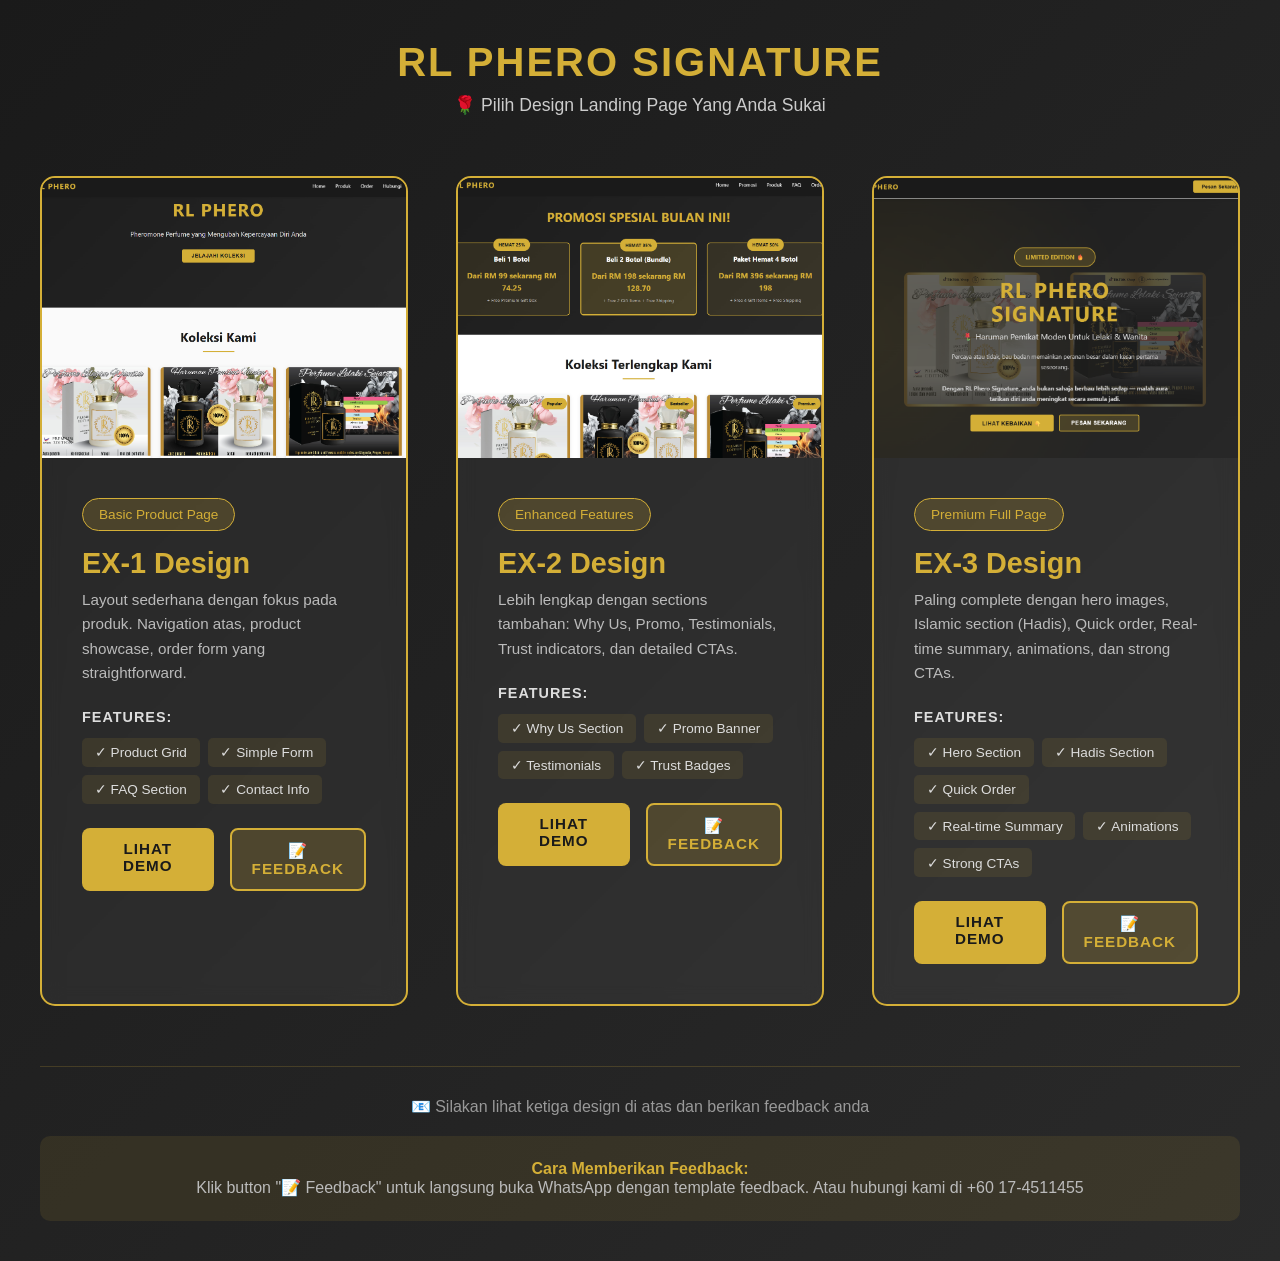
<file: index.html>
<!DOCTYPE html>
<html lang="ms">
<head>
    <meta charset="UTF-8">
    <meta name="viewport" content="width=device-width, initial-scale=1.0">
    <title>RL Phero Landing Pages - Demo</title>
    <style>
        * {
            margin: 0;
            padding: 0;
            box-sizing: border-box;
        }

        :root {
            --primary-color: #d4af37;
            --dark-color: #1a1a1a;
            --light-color: #f5f5f5;
            --text-color: #333;
        }

        body {
            font-family: 'Segoe UI', Tahoma, Geneva, Verdana, sans-serif;
            background: linear-gradient(135deg, #1a1a1a 0%, #2a2a2a 100%);
            color: white;
            min-height: 100vh;
            padding: 40px 20px;
        }

        .container {
            max-width: 1200px;
            margin: 0 auto;
        }

        header {
            text-align: center;
            margin-bottom: 60px;
        }

        header h1 {
            font-size: 2.5rem;
            margin-bottom: 10px;
            color: var(--primary-color);
            letter-spacing: 2px;
        }

        header p {
            font-size: 1.1rem;
            color: #ccc;
        }

        .demos-grid {
            display: grid;
            grid-template-columns: repeat(auto-fit, minmax(350px, 1fr));
            gap: 3rem;
        }

        .demo-card {
            background: rgba(255, 255, 255, 0.05);
            border: 2px solid var(--primary-color);
            border-radius: 15px;
            overflow: hidden;
            transition: all 0.3s;
            backdrop-filter: blur(10px);
        }

        .demo-card:hover {
            transform: translateY(-10px);
            box-shadow: 0 15px 50px rgba(212, 175, 55, 0.3);
            border-color: #e5c158;
        }

        .demo-thumb {
            width: 100%;
            height: 280px;
            overflow: hidden;
            background: #333;
        }

        .demo-thumb img {
            width: 100%;
            height: 100%;
            object-fit: cover;
            transition: transform 0.3s;
        }

        .demo-card:hover .demo-thumb img {
            transform: scale(1.05);
        }

        .demo-info {
            padding: 2.5rem;
        }

        .demo-title {
            font-size: 1.8rem;
            margin-bottom: 0.5rem;
            color: var(--primary-color);
        }

        .demo-type {
            display: inline-block;
            background: rgba(212, 175, 55, 0.2);
            color: var(--primary-color);
            padding: 0.5rem 1rem;
            border-radius: 20px;
            font-size: 0.85rem;
            margin-bottom: 1rem;
            border: 1px solid var(--primary-color);
        }

        .demo-description {
            color: #bbb;
            font-size: 0.95rem;
            line-height: 1.6;
            margin-bottom: 1.5rem;
        }

        .demo-features {
            margin-bottom: 1.5rem;
        }

        .demo-features h4 {
            color: #ddd;
            font-size: 0.9rem;
            margin-bottom: 0.8rem;
            text-transform: uppercase;
            letter-spacing: 1px;
        }

        .demo-features ul {
            list-style: none;
            display: flex;
            flex-wrap: wrap;
            gap: 0.5rem;
        }

        .demo-features li {
            background: rgba(212, 175, 55, 0.1);
            color: #ddd;
            padding: 0.4rem 0.8rem;
            border-radius: 5px;
            font-size: 0.85rem;
        }

        .demo-cta {
            display: flex;
            gap: 1rem;
        }

        .btn {
            flex: 1;
            padding: 12px 20px;
            border: none;
            border-radius: 8px;
            font-weight: 600;
            cursor: pointer;
            transition: all 0.3s;
            text-decoration: none;
            text-align: center;
            font-size: 0.95rem;
            text-transform: uppercase;
            letter-spacing: 1px;
        }

        .btn-primary {
            background: var(--primary-color);
            color: var(--dark-color);
        }

        .btn-primary:hover {
            background: #e5c158;
            transform: translateY(-2px);
            box-shadow: 0 8px 20px rgba(212, 175, 55, 0.4);
        }

        .btn-secondary {
            background: rgba(212, 175, 55, 0.2);
            color: var(--primary-color);
            border: 2px solid var(--primary-color);
        }

        .btn-secondary:hover {
            background: rgba(212, 175, 55, 0.3);
            transform: translateY(-2px);
        }

        footer {
            text-align: center;
            margin-top: 60px;
            padding-top: 30px;
            border-top: 1px solid rgba(212, 175, 55, 0.2);
            color: #999;
        }

        .footer-note {
            margin-top: 20px;
            background: rgba(212, 175, 55, 0.1);
            padding: 1.5rem;
            border-radius: 10px;
            color: #bbb;
        }

        .footer-note strong {
            color: var(--primary-color);
        }

        /* Responsive */
        @media (max-width: 768px) {
            header h1 {
                font-size: 2rem;
            }

            .demos-grid {
                grid-template-columns: 1fr;
            }

            .demo-info {
                padding: 2rem;
            }

            .demo-title {
                font-size: 1.5rem;
            }

            .demo-cta {
                flex-direction: column;
            }
        }

        @media (max-width: 600px) {
            body {
                padding: 20px 15px;
            }

            header h1 {
                font-size: 1.5rem;
            }

            header p {
                font-size: 0.95rem;
            }

            .demo-thumb {
                height: 200px;
            }

            .demo-info {
                padding: 1.5rem;
            }

            .demo-title {
                font-size: 1.2rem;
            }

            .demo-description {
                font-size: 0.9rem;
            }

            .btn {
                padding: 10px 15px;
                font-size: 0.85rem;
            }
        }
    </style>
</head>
<body>
    <div class="container">
        <header>
            <h1>RL PHERO SIGNATURE</h1>
            <p>🌹 Pilih Design Landing Page Yang Anda Sukai</p>
        </header>

        <div class="demos-grid">
            <!-- EX-1: Basic Product Page -->
            <div class="demo-card">
                <div class="demo-thumb">
                    <img src="images/thumb/thumb-ex-1.png" alt="EX-1 Demo">
                </div>
                <div class="demo-info">
                    <div class="demo-type">Basic Product Page</div>
                    <h2 class="demo-title">EX-1 Design</h2>
                    <p class="demo-description">
                        Layout sederhana dengan fokus pada produk. Navigation atas, product showcase, order form yang straightforward.
                    </p>
                    <div class="demo-features">
                        <h4>Features:</h4>
                        <ul>
                            <li>✓ Product Grid</li>
                            <li>✓ Simple Form</li>
                            <li>✓ FAQ Section</li>
                            <li>✓ Contact Info</li>
                        </ul>
                    </div>
                    <div class="demo-cta">
                        <a href="ex-1/index.html" class="btn btn-primary" target="_blank">Lihat Demo</a>
                        <a href="https://wa.me/60174511455?text=Feedback%20Example-1:%0A%0A🎨%20Design%20Feedback:%0A-%20Saya%20suka:%20[tuliskan%20apa%20yang%20anda%20suka]%0A-%20Kurang:%20[tuliskan%20apa%20yang%20perlu%20ditambah]%0A%0A📝%20Perubahan%20yang%20diinginkan:%0A1.%20[Perubahan%201]%0A2.%20[Perubahan%202]%0A3.%20[Perubahan%203]" class="btn btn-secondary" target="_blank">📝 Feedback</a>
                    </div>
                </div>
            </div>

            <!-- EX-2: Enhanced Page -->
            <div class="demo-card">
                <div class="demo-thumb">
                    <img src="images/thumb/thumb-ex-2.png" alt="EX-2 Demo">
                </div>
                <div class="demo-info">
                    <div class="demo-type">Enhanced Features</div>
                    <h2 class="demo-title">EX-2 Design</h2>
                    <p class="demo-description">
                        Lebih lengkap dengan sections tambahan: Why Us, Promo, Testimonials, Trust indicators, dan detailed CTAs.
                    </p>
                    <div class="demo-features">
                        <h4>Features:</h4>
                        <ul>
                            <li>✓ Why Us Section</li>
                            <li>✓ Promo Banner</li>
                            <li>✓ Testimonials</li>
                            <li>✓ Trust Badges</li>
                        </ul>
                    </div>
                    <div class="demo-cta">
                        <a href="ex-2/index.html" class="btn btn-primary" target="_blank">Lihat Demo</a>
                        <a href="https://wa.me/60174511455?text=Feedback%20Example-2:%0A%0A🎨%20Design%20Feedback:%0A-%20Saya%20suka:%20[tuliskan%20apa%20yang%20anda%20suka]%0A-%20Kurang:%20[tuliskan%20apa%20yang%20perlu%20ditambah]%0A%0A📝%20Perubahan%20yang%20diinginkan:%0A1.%20[Perubahan%201]%0A2.%20[Perubahan%202]%0A3.%20[Perubahan%203]" class="btn btn-secondary" target="_blank">📝 Feedback</a>
                    </div>
                </div>
            </div>

            <!-- EX-3: Full Premium Page -->
            <div class="demo-card">
                <div class="demo-thumb">
                    <img src="images/thumb/thumb-ex-3.png" alt="EX-3 Demo">
                </div>
                <div class="demo-info">
                    <div class="demo-type">Premium Full Page</div>
                    <h2 class="demo-title">EX-3 Design</h2>
                    <p class="demo-description">
                        Paling complete dengan hero images, Islamic section (Hadis), Quick order, Real-time summary, animations, dan strong CTAs.
                    </p>
                    <div class="demo-features">
                        <h4>Features:</h4>
                        <ul>
                            <li>✓ Hero Section</li>
                            <li>✓ Hadis Section</li>
                            <li>✓ Quick Order</li>
                            <li>✓ Real-time Summary</li>
                            <li>✓ Animations</li>
                            <li>✓ Strong CTAs</li>
                        </ul>
                    </div>
                    <div class="demo-cta">
                        <a href="ex-3/index.html" class="btn btn-primary" target="_blank">Lihat Demo</a>
                        <a href="https://wa.me/60174511455?text=Feedback%20Example-3:%0A%0A🎨%20Design%20Feedback:%0A-%20Saya%20suka:%20[tuliskan%20apa%20yang%20anda%20suka]%0A-%20Kurang:%20[tuliskan%20apa%20yang%20perlu%20ditambah]%0A%0A📝%20Perubahan%20yang%20diinginkan:%0A1.%20[Perubahan%201]%0A2.%20[Perubahan%202]%0A3.%20[Perubahan%203]" class="btn btn-secondary" target="_blank">📝 Feedback</a>
                    </div>
                </div>
            </div>
        </div>

        <footer>
            <p>📧 Silakan lihat ketiga design di atas dan berikan feedback anda</p>
            <div class="footer-note">
                <strong>Cara Memberikan Feedback:</strong><br>
                Klik button "📝 Feedback" untuk langsung buka WhatsApp dengan template feedback. Atau hubungi kami di +60 17-4511455
            </div>
        </footer>
    </div>

    <script>
        // All feedback buttons now link directly to WhatsApp
    </script>
</body>

</html>
</file>
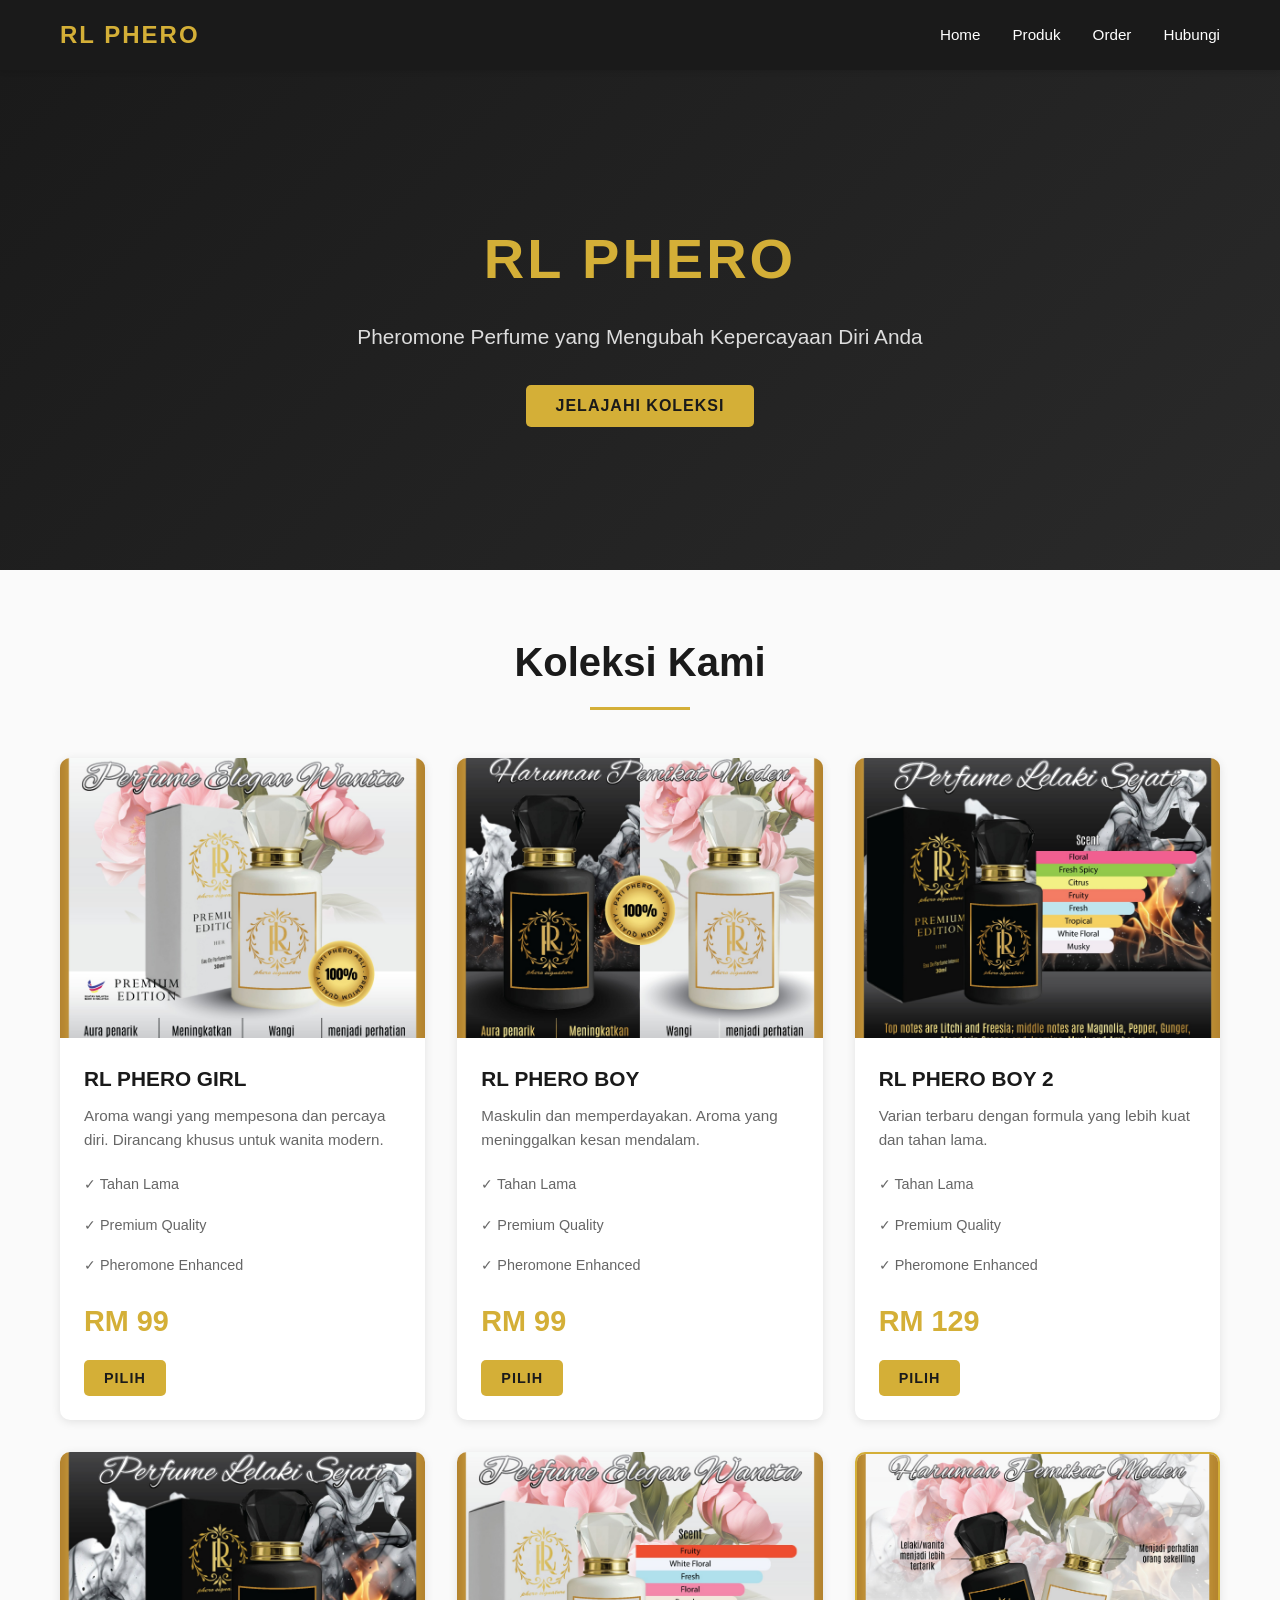
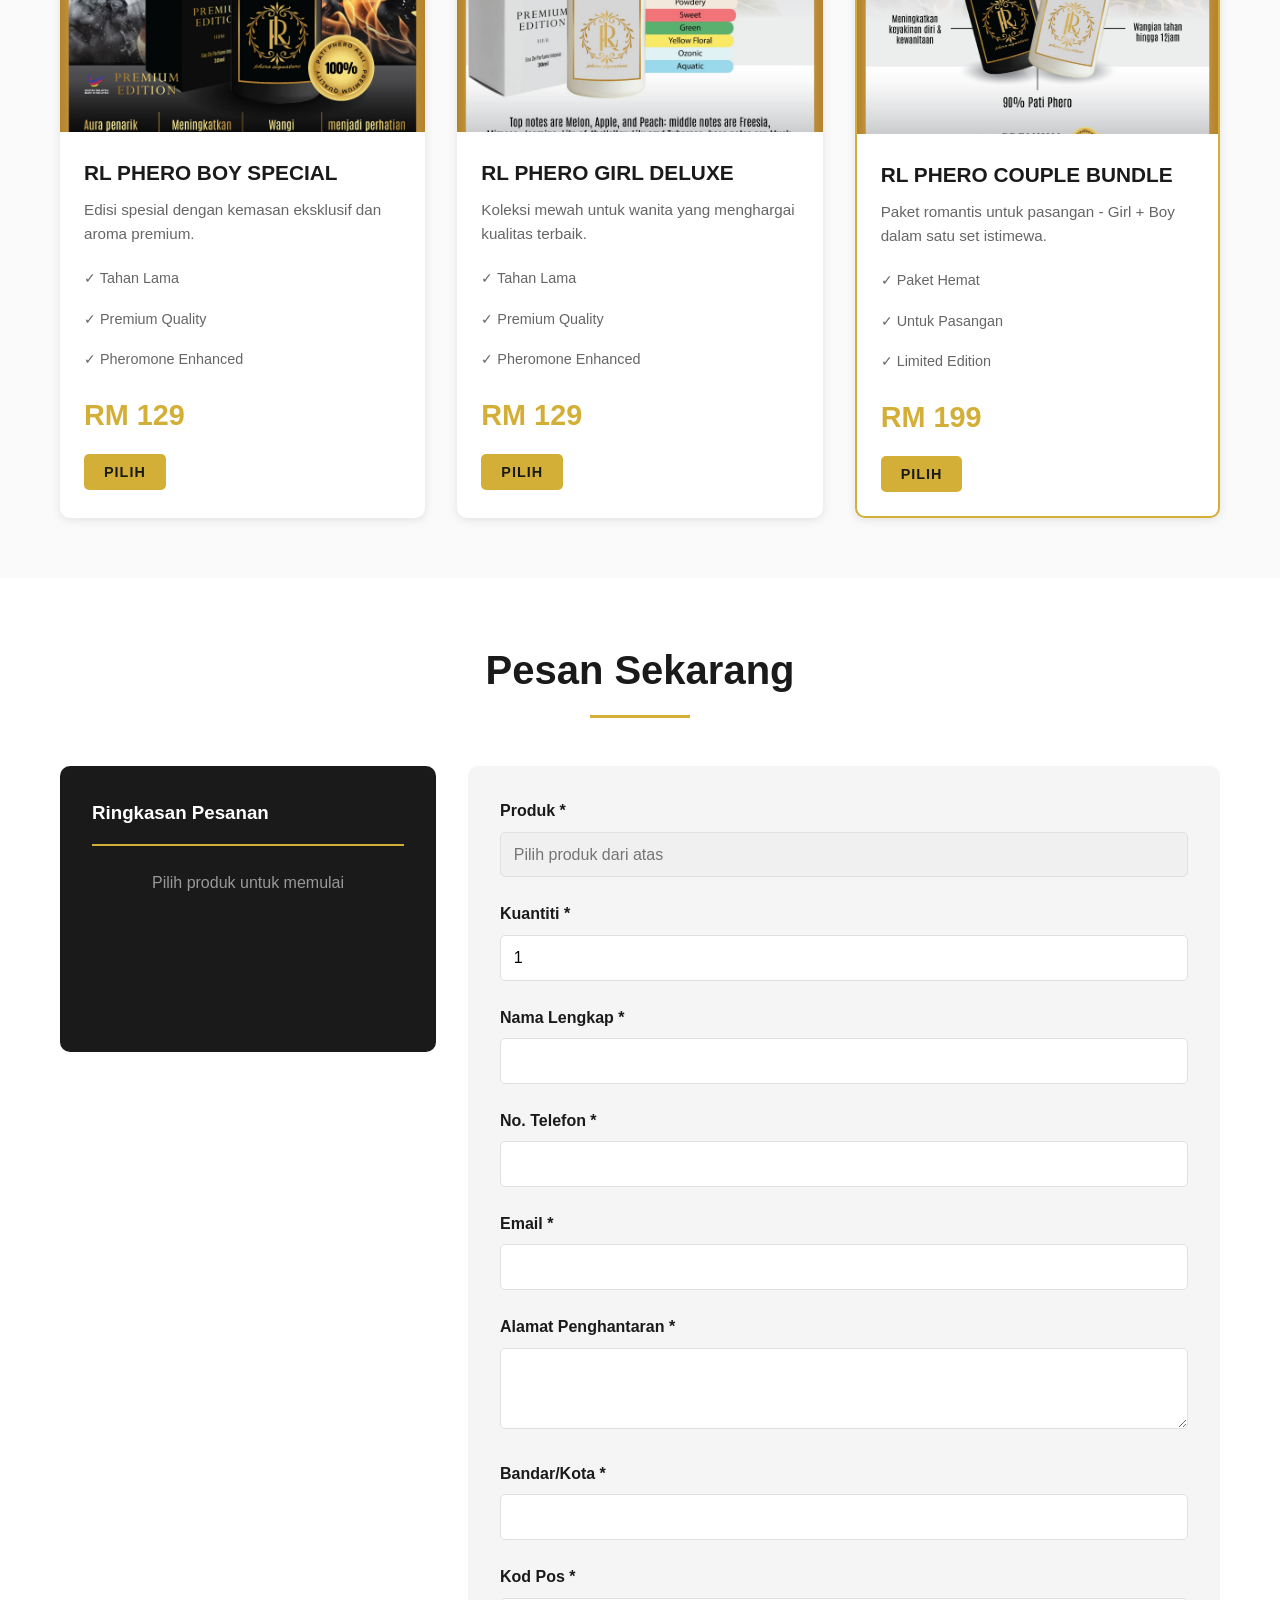
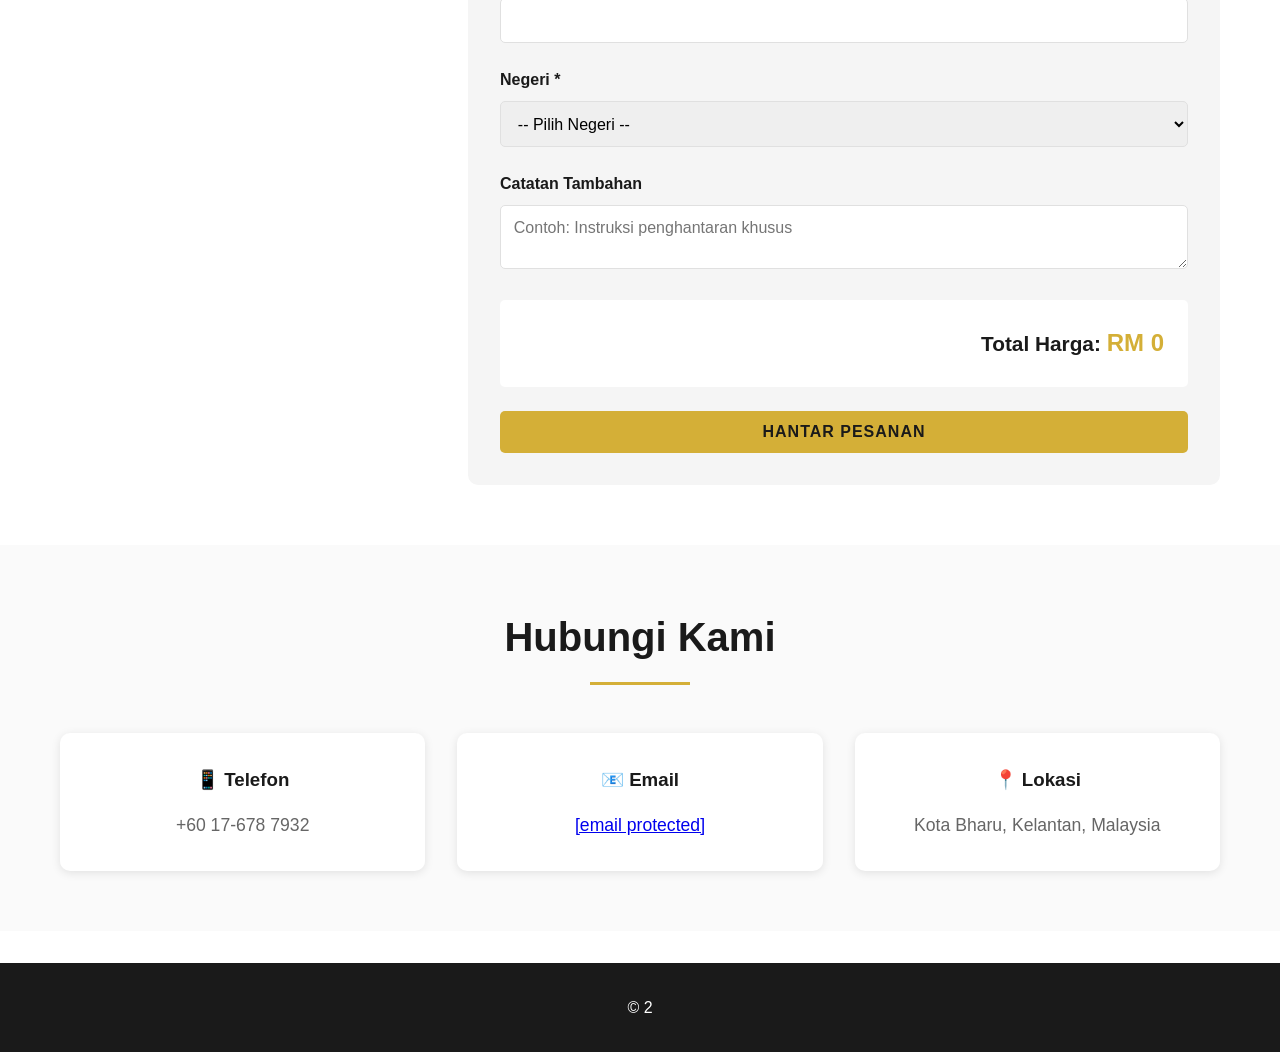
<file: ex-1/index.html>
<!DOCTYPE html>
<html lang="ms">
<head>
    <meta charset="UTF-8">
    <meta name="viewport" content="width=device-width, initial-scale=1.0">
    <title>RL Phero - Pheromone Perfume</title>
    <link rel="stylesheet" href="style.css">
</head>
<body>
    <!-- Navigation -->
    <nav class="navbar">
        <div class="container">
            <div class="logo">RL PHERO</div>
            <ul class="nav-links">
                <li><a href="#home">Home</a></li>
                <li><a href="#products">Produk</a></li>
                <li><a href="#order">Order</a></li>
                <li><a href="#contact">Hubungi</a></li>
            </ul>
        </div>
    </nav>

    <!-- Hero Section -->
    <section id="home" class="hero">
        <div class="container">
            <div class="hero-content">
                <h1>RL PHERO</h1>
                <p>Pheromone Perfume yang Mengubah Kepercayaan Diri Anda</p>
                <button class="btn btn-primary" onclick="document.getElementById('products').scrollIntoView({behavior: 'smooth'})">Jelajahi Koleksi</button>
            </div>
        </div>
    </section>

    <!-- Products Section -->
    <section id="products" class="products">
        <div class="container">
            <h2 class="section-title">Koleksi Kami</h2>
            
            <div class="products-grid">
                <!-- RL Girl -->
                <div class="product-card">
                    <div class="product-image">
                        <img src="../images/RL-girl-1.jpg" alt="RL Phero Girl">
                    </div>
                    <div class="product-info">
                        <h3>RL PHERO GIRL</h3>
                        <p class="description">Aroma wangi yang mempesona dan percaya diri. Dirancang khusus untuk wanita modern.</p>
                        <div class="product-features">
                            <span>✓ Tahan Lama</span>
                            <span>✓ Premium Quality</span>
                            <span>✓ Pheromone Enhanced</span>
                        </div>
                        <p class="price">RM 99</p>
                        <button class="btn btn-secondary" onclick="selectProduct('RL PHERO GIRL', 99)">Pilih</button>
                    </div>
                </div>

                <!-- RL Boy -->
                <div class="product-card">
                    <div class="product-image">
                        <img src="../images/RL-girl-boy.jpg" alt="RL Phero Boy">
                    </div>
                    <div class="product-info">
                        <h3>RL PHERO BOY</h3>
                        <p class="description">Maskulin dan memperdayakan. Aroma yang meninggalkan kesan mendalam.</p>
                        <div class="product-features">
                            <span>✓ Tahan Lama</span>
                            <span>✓ Premium Quality</span>
                            <span>✓ Pheromone Enhanced</span>
                        </div>
                        <p class="price">RM 99</p>
                        <button class="btn btn-secondary" onclick="selectProduct('RL PHERO BOY', 99)">Pilih</button>
                    </div>
                </div>

                <!-- RL Boy 2 -->
                <div class="product-card">
                    <div class="product-image">
                        <img src="../images/RL-boy-2.jpg" alt="RL Phero Boy 2">
                    </div>
                    <div class="product-info">
                        <h3>RL PHERO BOY 2</h3>
                        <p class="description">Varian terbaru dengan formula yang lebih kuat dan tahan lama.</p>
                        <div class="product-features">
                            <span>✓ Tahan Lama</span>
                            <span>✓ Premium Quality</span>
                            <span>✓ Pheromone Enhanced</span>
                        </div>
                        <p class="price">RM 129</p>
                        <button class="btn btn-secondary" onclick="selectProduct('RL PHERO BOY 2', 129)">Pilih</button>
                    </div>
                </div>

                <!-- RL Boy 1 -->
                <div class="product-card">
                    <div class="product-image">
                        <img src="../images/RL-boy-1.jpg" alt="RL Phero Boy 1">
                    </div>
                    <div class="product-info">
                        <h3>RL PHERO BOY SPECIAL</h3>
                        <p class="description">Edisi spesial dengan kemasan eksklusif dan aroma premium.</p>
                        <div class="product-features">
                            <span>✓ Tahan Lama</span>
                            <span>✓ Premium Quality</span>
                            <span>✓ Pheromone Enhanced</span>
                        </div>
                        <p class="price">RM 129</p>
                        <button class="btn btn-secondary" onclick="selectProduct('RL PHERO BOY SPECIAL', 129)">Pilih</button>
                    </div>
                </div>

                <!-- RL Girl 2 -->
                <div class="product-card">
                    <div class="product-image">
                        <img src="../images/RL-girl-2.jpg" alt="RL Phero Girl 2">
                    </div>
                    <div class="product-info">
                        <h3>RL PHERO GIRL DELUXE</h3>
                        <p class="description">Koleksi mewah untuk wanita yang menghargai kualitas terbaik.</p>
                        <div class="product-features">
                            <span>✓ Tahan Lama</span>
                            <span>✓ Premium Quality</span>
                            <span>✓ Pheromone Enhanced</span>
                        </div>
                        <p class="price">RM 129</p>
                        <button class="btn btn-secondary" onclick="selectProduct('RL PHERO GIRL DELUXE', 129)">Pilih</button>
                    </div>
                </div>

                <!-- Bundle -->
                <div class="product-card featured">
                    <div class="product-image">
                        <img src="../images/RL-girl-boy-2.jpg" alt="RL Phero Bundle">
                    </div>
                    <div class="product-info">
                        <h3>RL PHERO COUPLE BUNDLE</h3>
                        <p class="description">Paket romantis untuk pasangan - Girl + Boy dalam satu set istimewa.</p>
                        <div class="product-features">
                            <span>✓ Paket Hemat</span>
                            <span>✓ Untuk Pasangan</span>
                            <span>✓ Limited Edition</span>
                        </div>
                        <p class="price">RM 199</p>
                        <button class="btn btn-secondary" onclick="selectProduct('RL PHERO COUPLE BUNDLE', 199)">Pilih</button>
                    </div>
                </div>
            </div>
        </div>
    </section>

    <!-- Order Section -->
    <section id="order" class="order-section">
        <div class="container">
            <h2 class="section-title">Pesan Sekarang</h2>
            
            <div class="order-container">
                <div class="order-summary">
                    <h3>Ringkasan Pesanan</h3>
                    <div id="orderSummary" class="summary-content">
                        <p style="color: #999; text-align: center;">Pilih produk untuk memulai</p>
                    </div>
                </div>

                <div class="order-form">
                    <form id="orderForm" onsubmit="submitOrder(event)">
                        <div class="form-group">
                            <label for="productName">Produk *</label>
                            <input type="text" id="productName" name="productName" readonly placeholder="Pilih produk dari atas">
                        </div>

                        <div class="form-group">
                            <label for="quantity">Kuantiti *</label>
                            <input type="number" id="quantity" name="quantity" min="1" value="1">
                        </div>

                        <div class="form-group">
                            <label for="fullName">Nama Lengkap *</label>
                            <input type="text" id="fullName" name="fullName" required>
                        </div>

                        <div class="form-group">
                            <label for="phone">No. Telefon *</label>
                            <input type="tel" id="phone" name="phone" required>
                        </div>

                        <div class="form-group">
                            <label for="email">Email *</label>
                            <input type="email" id="email" name="email" required>
                        </div>

                        <div class="form-group">
                            <label for="address">Alamat Penghantaran *</label>
                            <textarea id="address" name="address" rows="3" required></textarea>
                        </div>

                        <div class="form-group">
                            <label for="city">Bandar/Kota *</label>
                            <input type="text" id="city" name="city" required>
                        </div>

                        <div class="form-group">
                            <label for="postcode">Kod Pos *</label>
                            <input type="text" id="postcode" name="postcode" required>
                        </div>

                        <div class="form-group">
                            <label for="state">Negeri *</label>
                            <select id="state" name="state" required>
                                <option value="">-- Pilih Negeri --</option>
                                <option value="Johor">Johor</option>
                                <option value="Kedah">Kedah</option>
                                <option value="Kelantan">Kelantan</option>
                                <option value="Kuala Lumpur">Kuala Lumpur</option>
                                <option value="Labuan">Labuan</option>
                                <option value="Melaka">Melaka</option>
                                <option value="Negeri Sembilan">Negeri Sembilan</option>
                                <option value="Pahang">Pahang</option>
                                <option value="Penang">Penang</option>
                                <option value="Perak">Perak</option>
                                <option value="Perlis">Perlis</option>
                                <option value="Putrajaya">Putrajaya</option>
                                <option value="Sabah">Sabah</option>
                                <option value="Sarawak">Sarawak</option>
                                <option value="Selangor">Selangor</option>
                                <option value="Terengganu">Terengganu</option>
                            </select>
                        </div>

                        <div class="form-group">
                            <label for="notes">Catatan Tambahan</label>
                            <textarea id="notes" name="notes" rows="2" placeholder="Contoh: Instruksi penghantaran khusus"></textarea>
                        </div>

                        <div class="order-total">
                            <p>Total Harga: <span id="totalPrice">RM 0</span></p>
                        </div>

                        <button type="submit" class="btn btn-primary btn-full">Hantar Pesanan</button>
                    </form>
                </div>
            </div>
        </div>
    </section>

    <!-- Contact Section -->
    <section id="contact" class="contact">
        <div class="container">
            <h2 class="section-title">Hubungi Kami</h2>
            
            <div class="contact-info">
                <div class="contact-item">
                    <h3>📱 Telefon</h3>
                    <p>+60 17-678 7932</p>
                </div>
                <div class="contact-item">
                    <h3>📧 Email</h3>
                    <p><a href="/cdn-cgi/l/email-protection" class="__cf_email__" data-cfemail="3a54535149525b5c53510b020c7a5d575b535614595557">[email&#160;protected]</a></p>
                </div>
                <div class="contact-item">
                    <h3>📍 Lokasi</h3>
                    <p>Kota Bharu, Kelantan, Malaysia</p>
                </div>
            </div>
        </div>
    </section>

    <!-- Footer -->
    <footer class="footer">
        <div class="container">
            <p>&copy; 2
</file>
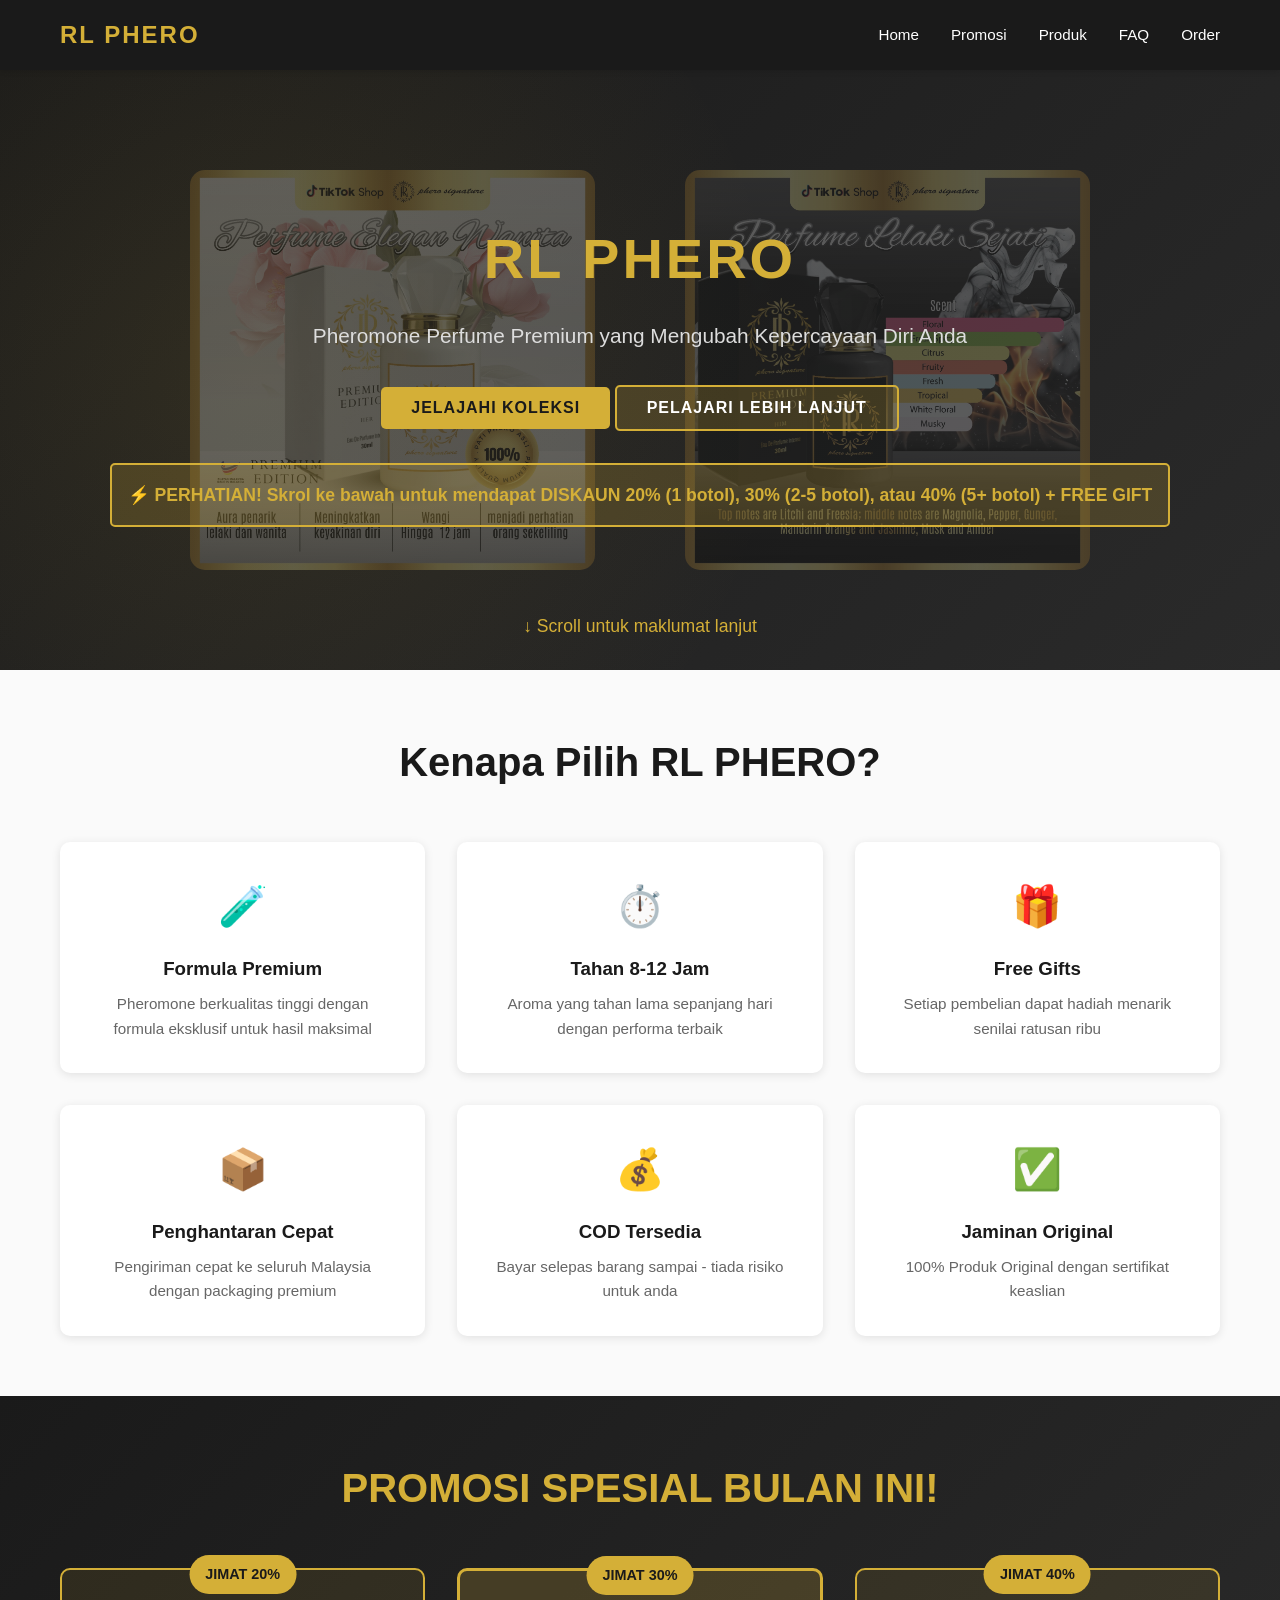
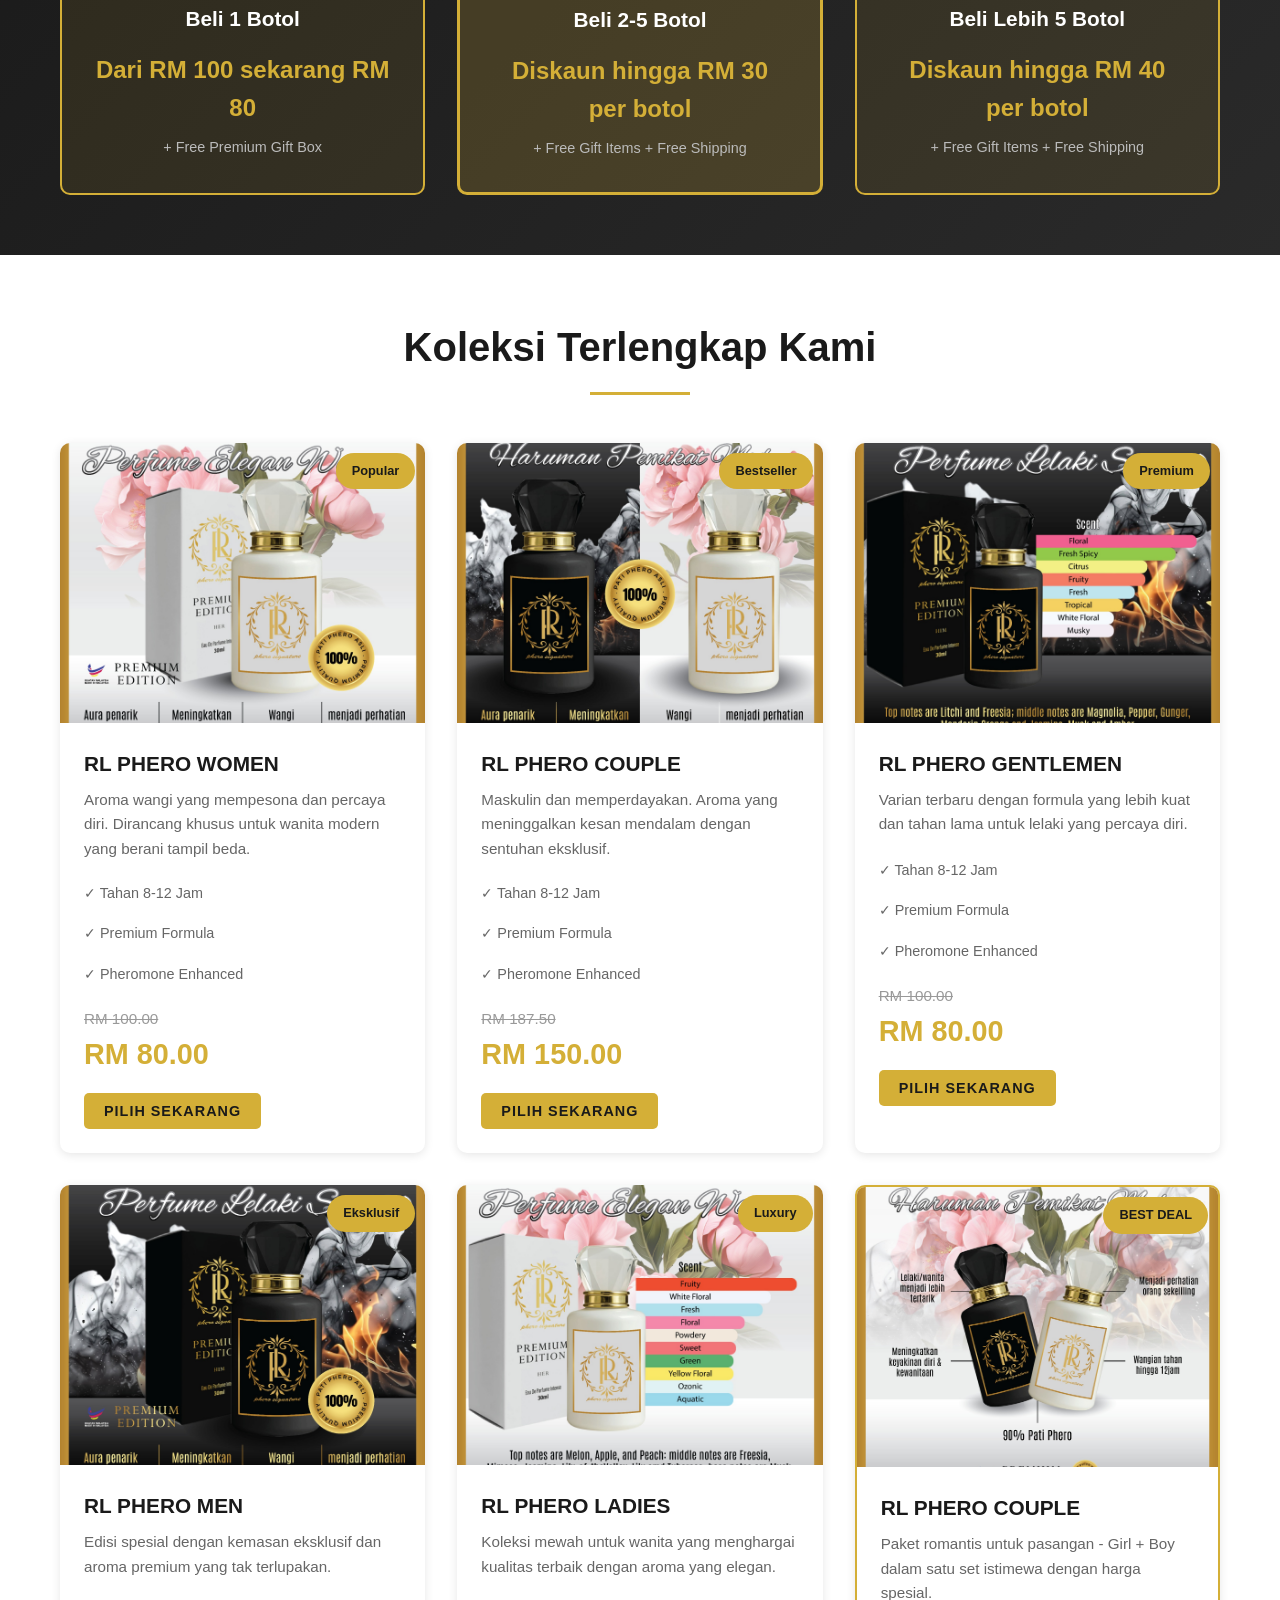
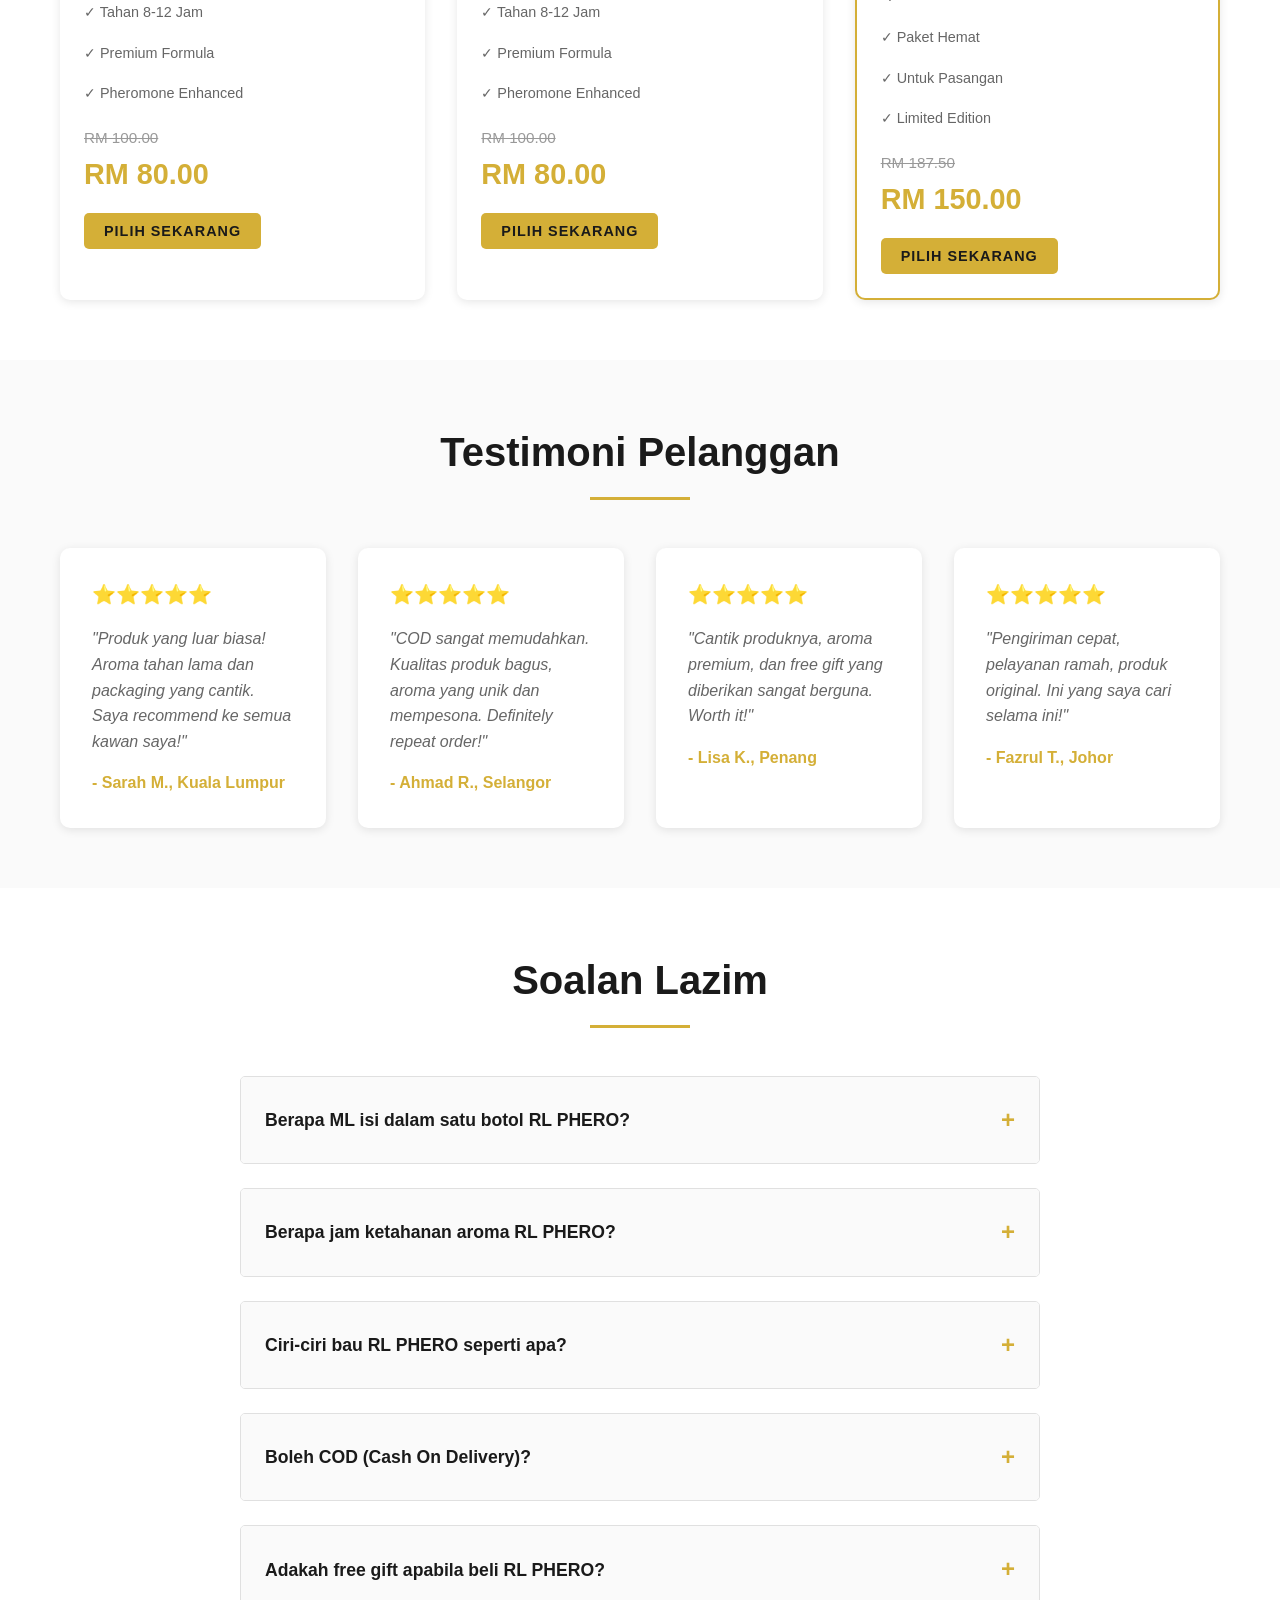
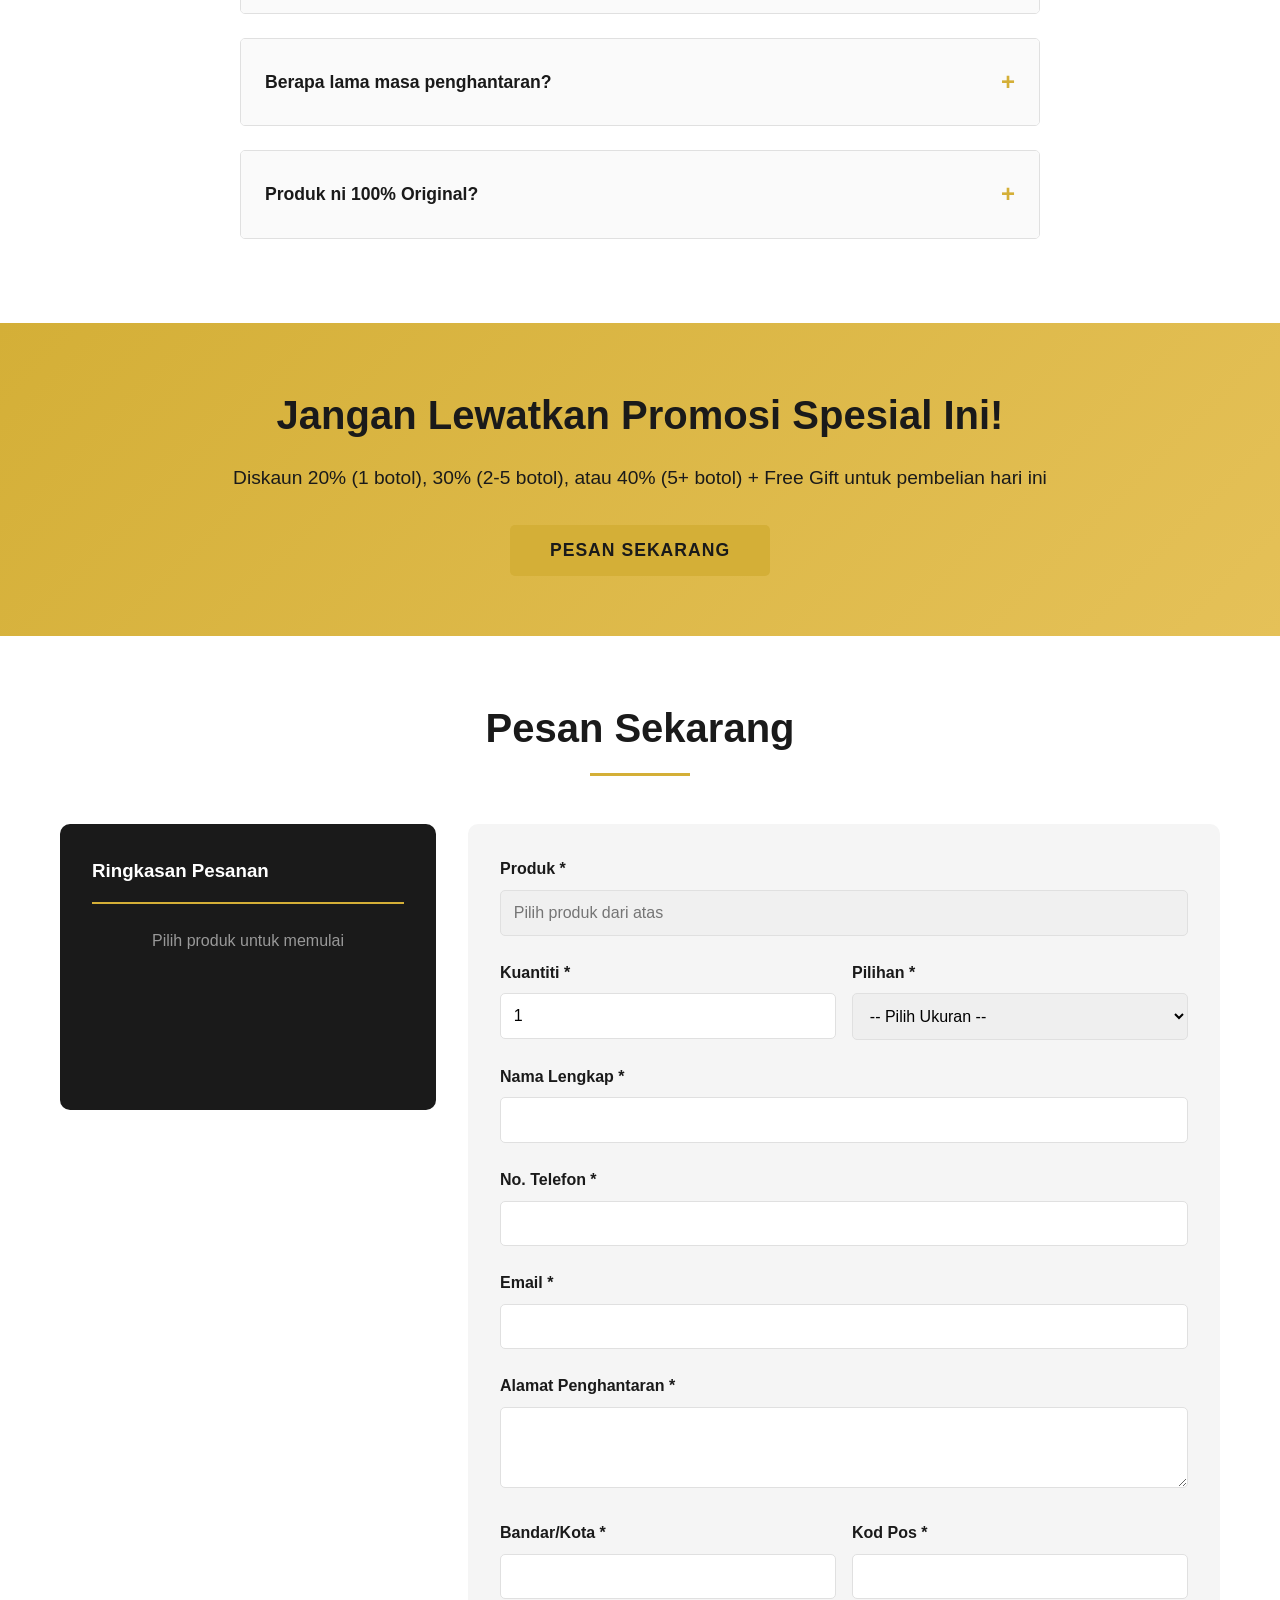
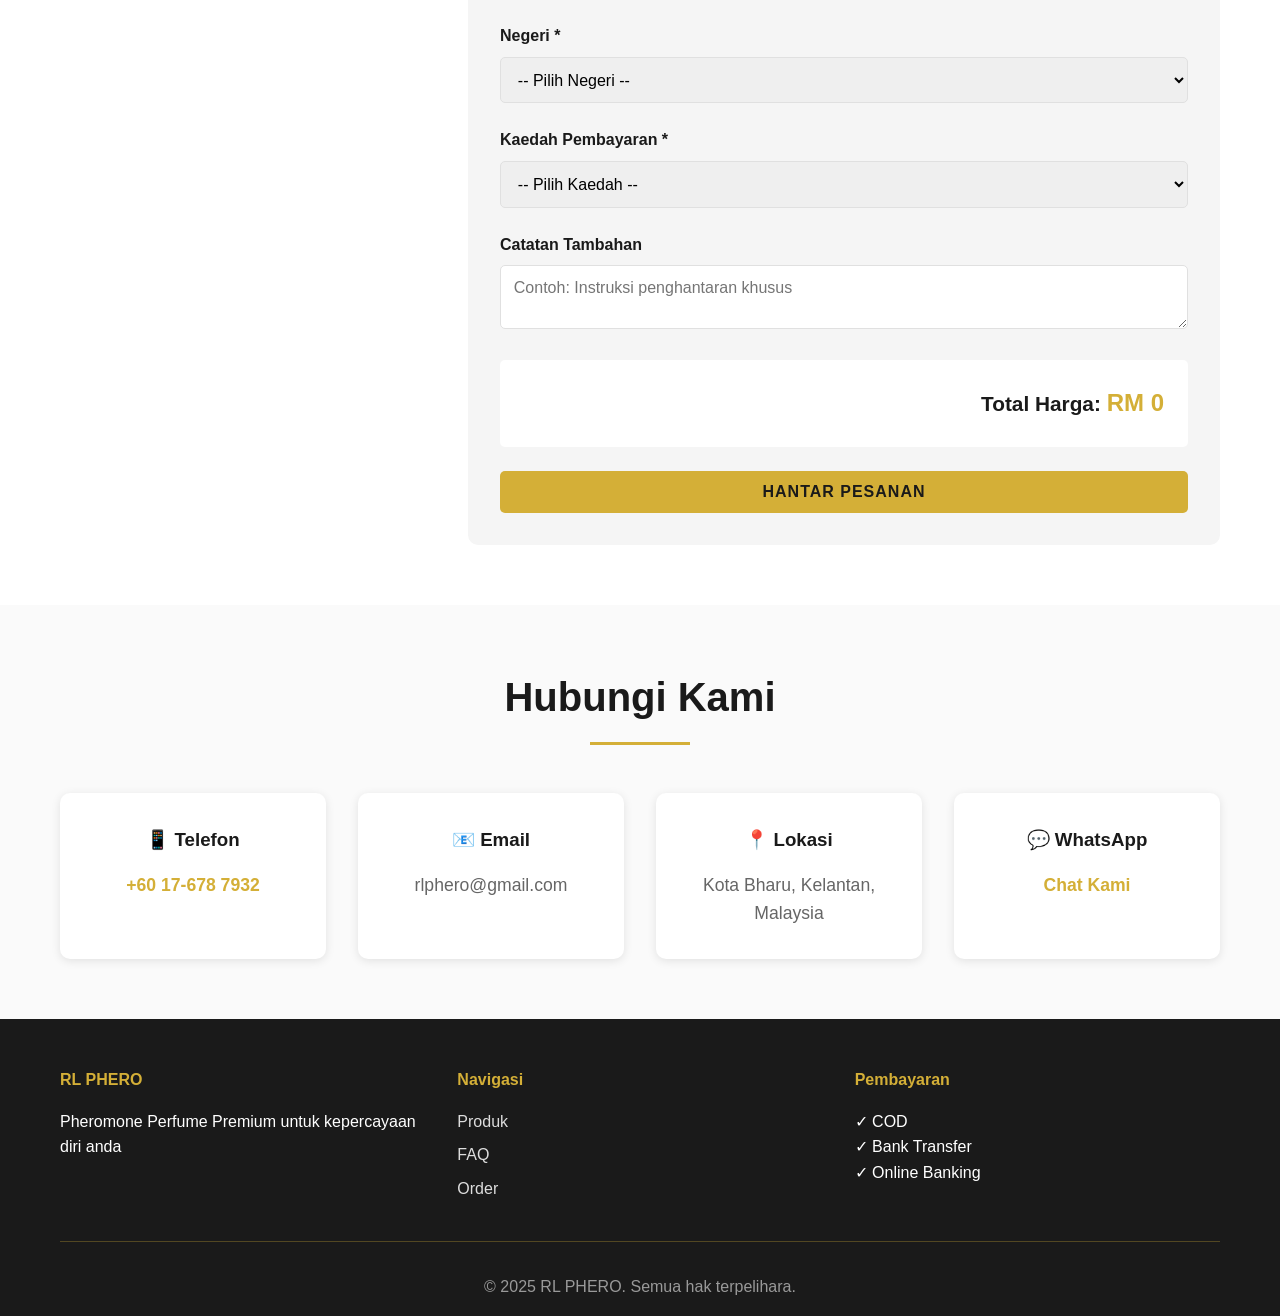
<file: ex-2/index.html>
<!DOCTYPE html>
<html lang="ms">
<head>
    <meta charset="UTF-8">
    <meta name="viewport" content="width=device-width, initial-scale=1.0">
    <title>RL Phero - Pheromone Perfume</title>
    <link rel="stylesheet" href="style.css">
</head>
<body>
    <!-- Navigation -->
    <nav class="navbar">
        <div class="container">
            <div class="logo">RL PHERO</div>
            <ul class="nav-links">
                <li><a href="#home">Home</a></li>
                <li><a href="#promo">Promosi</a></li>
                <li><a href="#products">Produk</a></li>
                <li><a href="#faq">FAQ</a></li>
                <li><a href="#order">Order</a></li>
            </ul>
        </div>
    </nav>

    <!-- Hero Section dengan Video -->
    <section id="home" class="hero">
        <div class="hero-overlay"></div>
        <div class="hero-bg-images">
            <img src="../images/RL-girl-1.jpg" alt="RL Girl">
            <img src="../images/RL-boy-2.jpg" alt="RL Boy">
        </div>
        <div class="hero-content">
            <h1>RL PHERO</h1>
            <p class="tagline">Pheromone Perfume Premium yang Mengubah Kepercayaan Diri Anda</p>
            <div class="hero-buttons">
                <button class="btn btn-primary" onclick="document.getElementById('products').scrollIntoView({behavior: 'smooth'})">Jelajahi Koleksi</button>
                <button class="btn btn-secondary-light" onclick="document.getElementById('faq').scrollIntoView({behavior: 'smooth'})">Pelajari Lebih Lanjut</button>
            </div>
            <div class="promo-banner">
                <p>⚡ PERHATIAN! Skrol ke bawah untuk mendapat DISKAUN 20% (1 botol), 30% (2-5 botol), atau 40% (5+ botol) + FREE GIFT</p>
            </div>
        </div>
        <div class="scroll-indicator">
            <span>↓ Scroll untuk maklumat lanjut</span>
        </div>
    </section>

    <!-- Why Choose Us -->
    <section class="why-us">
        <div class="container">
            <h2>Kenapa Pilih RL PHERO?</h2>
            <div class="features-grid">
                <div class="feature-card">
                    <div class="feature-icon">🧪</div>
                    <h3>Formula Premium</h3>
                    <p>Pheromone berkualitas tinggi dengan formula eksklusif untuk hasil maksimal</p>
                </div>
                <div class="feature-card">
                    <div class="feature-icon">⏱️</div>
                    <h3>Tahan 8-12 Jam</h3>
                    <p>Aroma yang tahan lama sepanjang hari dengan performa terbaik</p>
                </div>
                <div class="feature-card">
                    <div class="feature-icon">🎁</div>
                    <h3>Free Gifts</h3>
                    <p>Setiap pembelian dapat hadiah menarik senilai ratusan ribu</p>
                </div>
                <div class="feature-card">
                    <div class="feature-icon">📦</div>
                    <h3>Penghantaran Cepat</h3>
                    <p>Pengiriman cepat ke seluruh Malaysia dengan packaging premium</p>
                </div>
                <div class="feature-card">
                    <div class="feature-icon">💰</div>
                    <h3>COD Tersedia</h3>
                    <p>Bayar selepas barang sampai - tiada risiko untuk anda</p>
                </div>
                <div class="feature-card">
                    <div class="feature-icon">✅</div>
                    <h3>Jaminan Original</h3>
                    <p>100% Produk Original dengan sertifikat keaslian</p>
                </div>
            </div>
        </div>
    </section>

    <!-- Promo Banner Section -->
    <section id="promo" class="promo-section">
        <div class="container">
            <div class="promo-content">
                <h2>PROMOSI SPESIAL BULAN INI!</h2>
                <div class="promo-grid">
                    <div class="promo-card">
                        <div class="discount-badge">JIMAT 20%</div>
                        <h3>Beli 1 Botol</h3>
                        <p class="promo-price">Dari RM 100 sekarang RM 80</p>
                        <p class="promo-desc">+ Free Premium Gift Box</p>
                    </div>
                    <div class="promo-card featured">
                        <div class="discount-badge">JIMAT 30%</div>
                        <h3>Beli 2-5 Botol</h3>
                        <p class="promo-price">Diskaun hingga RM 30 per botol</p>
                        <p class="promo-desc">+ Free Gift Items + Free Shipping</p>
                    </div>
                    <div class="promo-card">
                        <div class="discount-badge">JIMAT 40%</div>
                        <h3>Beli Lebih 5 Botol</h3>
                        <p class="promo-price">Diskaun hingga RM 40 per botol</p>
                        <p class="promo-desc">+ Free Gift Items + Free Shipping</p>
                    </div>
                </div>
            </div>
        </div>
    </section>

    <!-- Products Section -->
    <section id="products" class="products">
        <div class="container">
            <h2 class="section-title">Koleksi Terlengkap Kami</h2>
            
            <div class="products-grid">
                <!-- RL Girl -->
                <div class="product-card">
                    <div class="product-image">
                        <img src="../images/RL-girl-1.jpg" alt="RL Phero Girl">
                        <span class="product-badge">Popular</span>
                    </div>
                    <div class="product-info">
                        <h3>RL PHERO WOMEN</h3>
                        <p class="description">Aroma wangi yang mempesona dan percaya diri. Dirancang khusus untuk wanita modern yang berani tampil beda.</p>
                        <div class="product-features">
                            <span>✓ Tahan 8-12 Jam</span>
                            <span>✓ Premium Formula</span>
                            <span>✓ Pheromone Enhanced</span>
                        </div>
                        <div class="pricing">
                            <p class="original-price">RM 100.00</p>
                            <p class="sale-price">RM 80.00</p>
                        </div>
                        <button class="btn btn-secondary" onclick="selectProduct('RL PHERO WOMEN', 80.00)">Pilih Sekarang</button>
                    </div>
                </div>

                <!-- RL Boy -->
                <div class="product-card">
                    <div class="product-image">
                        <img src="../images/RL-girl-boy.jpg" alt="RL Phero Boy">
                        <span class="product-badge">Bestseller</span>
                    </div>
                    <div class="product-info">
                        <h3>RL PHERO COUPLE</h3>
                        <p class="description">Maskulin dan memperdayakan. Aroma yang meninggalkan kesan mendalam dengan sentuhan eksklusif.</p>
                        <div class="product-features">
                            <span>✓ Tahan 8-12 Jam</span>
                            <span>✓ Premium Formula</span>
                            <span>✓ Pheromone Enhanced</span>
                        </div>
                        <div class="pricing">
                            <p class="original-price">RM 187.50</p>
                            <p class="sale-price">RM 150.00</p>
                        </div>
                        <button class="btn btn-secondary" onclick="selectProduct('RL PHERO COUPLE', 150.00)">Pilih Sekarang</button>
                    </div>
                </div>

                <!-- RL Boy 2 -->
                <div class="product-card">
                    <div class="product-image">
                        <img src="../images/RL-boy-2.jpg" alt="RL Phero Boy 2">
                        <span class="product-badge">Premium</span>
                    </div>
                    <div class="product-info">
                        <h3>RL PHERO GENTLEMEN</h3>
                        <p class="description">Varian terbaru dengan formula yang lebih kuat dan tahan lama untuk lelaki yang percaya diri.</p>
                        <div class="product-features">
                            <span>✓ Tahan 8-12 Jam</span>
                            <span>✓ Premium Formula</span>
                            <span>✓ Pheromone Enhanced</span>
                        </div>
                        <div class="pricing">
                            <p class="original-price">RM 100.00</p>
                            <p class="sale-price">RM 80.00</p>
                        </div>
                        <button class="btn btn-secondary" onclick="selectProduct('RL PHERO GENTLEMEN', 80.00)">Pilih Sekarang</button>
                    </div>
                </div>

                <!-- RL Boy 1 -->
                <div class="product-card">
                    <div class="product-image">
                        <img src="../images/RL-boy-1.jpg" alt="RL Phero Boy 1">
                        <span class="product-badge">Eksklusif</span>
                    </div>
                    <div class="product-info">
                        <h3>RL PHERO MEN</h3>
                        <p class="description">Edisi spesial dengan kemasan eksklusif dan aroma premium yang tak terlupakan.</p>
                        <div class="product-features">
                            <span>✓ Tahan 8-12 Jam</span>
                            <span>✓ Premium Formula</span>
                            <span>✓ Pheromone Enhanced</span>
                        </div>
                        <div class="pricing">
                            <p class="original-price">RM 100.00</p>
                            <p class="sale-price">RM 80.00</p>
                        </div>
                        <button class="btn btn-secondary" onclick="selectProduct('RL PHERO MEN', 80.00)">Pilih Sekarang</button>
                    </div>
                </div>

                <!-- RL Girl 2 -->
                <div class="product-card">
                    <div class="product-image">
                        <img src="../images/RL-girl-2.jpg" alt="RL Phero Girl 2">
                        <span class="product-badge">Luxury</span>
                    </div>
                    <div class="product-info">
                        <h3>RL PHERO LADIES</h3>
                        <p class="description">Koleksi mewah untuk wanita yang menghargai kualitas terbaik dengan aroma yang elegan.</p>
                        <div class="product-features">
                            <span>✓ Tahan 8-12 Jam</span>
                            <span>✓ Premium Formula</span>
                            <span>✓ Pheromone Enhanced</span>
                        </div>
                        <div class="pricing">
                            <p class="original-price">RM 100.00</p>
                            <p class="sale-price">RM 80.00</p>
                        </div>
                        <button class="btn btn-secondary" onclick="selectProduct('RL PHERO LADIES', 80.00)">Pilih Sekarang</button>
                    </div>
                </div>

                <!-- Bundle -->
                <div class="product-card featured">
                    <div class="product-image">
                        <img src="../images/RL-girl-boy-2.jpg" alt="RL Phero Bundle">
                        <span class="product-badge">BEST DEAL</span>
                    </div>
                    <div class="product-info">
                        <h3>RL PHERO COUPLE</h3>
                        <p class="description">Paket romantis untuk pasangan - Girl + Boy dalam satu set istimewa dengan harga spesial.</p>
                        <div class="product-features">
                            <span>✓ Paket Hemat</span>
                            <span>✓ Untuk Pasangan</span>
                            <span>✓ Limited Edition</span>
                        </div>
                        <div class="pricing">
                            <p class="original-price">RM 187.50</p>
                            <p class="sale-price">RM 150.00</p>
                        </div>
                        <button class="btn btn-secondary" onclick="selectProduct('RL PHERO COUPLE', 150.00)">Pilih Sekarang</button>
                    </div>
                </div>
            </div>
        </div>
    </section>

    <!-- Testimonials Section -->
    <section class="testimonials">
        <div class="container">
            <h2 class="section-title">Testimoni Pelanggan</h2>
            <div class="testimonials-grid">
                <div class="testimonial-card">
                    <div class="stars">⭐⭐⭐⭐⭐</div>
                    <p class="review">"Produk yang luar biasa! Aroma tahan lama dan packaging yang cantik. Saya recommend ke semua kawan saya!"</p>
                    <p class="reviewer">- Sarah M., Kuala Lumpur</p>
                </div>
                <div class="testimonial-card">
                    <div class="stars">⭐⭐⭐⭐⭐</div>
                    <p class="review">"COD sangat memudahkan. Kualitas produk bagus, aroma yang unik dan mempesona. Definitely repeat order!"</p>
                    <p class="reviewer">- Ahmad R., Selangor</p>
                </div>
                <div class="testimonial-card">
                    <div class="stars">⭐⭐⭐⭐⭐</div>
                    <p class="review">"Cantik produknya, aroma premium, dan free gift yang diberikan sangat berguna. Worth it!"</p>
                    <p class="reviewer">- Lisa K., Penang</p>
                </div>
                <div class="testimonial-card">
                    <div class="stars">⭐⭐⭐⭐⭐</div>
                    <p class="review">"Pengiriman cepat, pelayanan ramah, produk original. Ini yang saya cari selama ini!"</p>
                    <p class="reviewer">- Fazrul T., Johor</p>
                </div>
            </div>
        </div>
    </section>

    <!-- FAQ Section -->
    <section id="faq" class="faq">
        <div class="container">
            <h2 class="section-title">Soalan Lazim</h2>
            <div class="faq-content">
                <div class="faq-item">
                    <div class="faq-question" onclick="toggleFAQ(this)">
                        <h3>Berapa ML isi dalam satu botol RL PHERO?</h3>
                        <span class="toggle-icon">+</span>
                    </div>
                    <div class="faq-answer">
                        <p>Satu botol RL PHERO berisi 30ml (1.01fl.oz) - ukuran yang pas untuk penggunaan personal dan mudah dibawa kemana-mana.</p>
                    </div>
                </div>

                <div class="faq-item">
                    <div class="faq-question" onclick="toggleFAQ(this)">
                        <h3>Berapa jam ketahanan aroma RL PHERO?</h3>
                        <span class="toggle-icon">+</span>
                    </div>
                    <div class="faq-answer">
                        <p>RL PHERO menggunakan pati premium sehingga aroma boleh tahan 8 hingga 12 jam. Sangat long lasting dan tahan sepanjang hari!</p>
                    </div>
                </div>

                <div class="faq-item">
                    <div class="faq-question" onclick="toggleFAQ(this)">
                        <h3>Ciri-ciri bau RL PHERO seperti apa?</h3>
                        <span class="toggle-icon">+</span>
                    </div>
                    <div class="faq-answer">
                        <p>Bau seakan Raudah di Madinah untuk lelaki - sangat eksklusif dan mewah. Manakala untuk perempuan, bau oud yang lembut dengan sentuhan rose. Kedua-duanya terinspirasi dari wangian Timur Tengah yang premium.</p>
                    </div>
                </div>

                <div class="faq-item">
                    <div class="faq-question" onclick="toggleFAQ(this)">
                        <h3>Boleh COD (Cash On Delivery)?</h3>
                        <span class="toggle-icon">+</span>
                    </div>
                    <div class="faq-answer">
                        <p>Ya! Kami menyediakan COD untuk kemudahan anda. Tunggu barang sampai baru bayar - tanpa risiko dan aman untuk transaksi anda.</p>
                    </div>
                </div>

                <div class="faq-item">
                    <div class="faq-question" onclick="toggleFAQ(this)">
                        <h3>Adakah free gift apabila beli RL PHERO?</h3>
                        <span class="toggle-icon">+</span>
                    </div>
                    <div class="faq-answer">
                        <p>Ya! Kami menyediakan pelbagai free gift menarik untuk setiap pembelian. Semakin banyak beli, semakin banyak hadiah yang anda dapat. Hadiah akan dipilih berdasarkan ketersediaan stock.</p>
                    </div>
                </div>

                <div class="faq-item">
                    <div class="faq-question" onclick="toggleFAQ(this)">
                        <h3>Berapa lama masa penghantaran?</h3>
                        <span class="toggle-icon">+</span>
                    </div>
                    <div class="faq-answer">
                        <p>Kami menghantar dalam 1-3 hari kerja ke seluruh Malaysia. Setelah barang dihantar, anda akan menerima tracking number untuk memantau status pengiriman.</p>
                    </div>
                </div>

                <div class="faq-item">
                    <div class="faq-question" onclick="toggleFAQ(this)">
                        <h3>Produk ni 100% Original?</h3>
                        <span class="toggle-icon">+</span>
                    </div>
                    <div class="faq-answer">
                        <p>100% Produk Original dengan sertifikat keaslian. Kami jamin kualitas dan keaslian setiap produk yang kami jual. Jika ada masalah, kami akan bertanggung jawab penuh.</p>
                    </div>
                </div>
            </div>
        </div>
    </section>

    <!-- CTA Section -->
    <section class="cta-section">
        <div class="container">
            <h2>Jangan Lewatkan Promosi Spesial Ini!</h2>
            <p>Diskaun 20% (1 botol), 30% (2-5 botol), atau 40% (5+ botol) + Free Gift untuk pembelian hari ini</p>
            <button class="btn btn-primary btn-large" onclick="document.getElementById('order').scrollIntoView({behavior: 'smooth'})">Pesan Sekarang</button>
        </div>
    </section>

    <!-- Order Section -->
    <section id="order" class="order-section">
        <div class="container">
            <h2 class="section-title">Pesan Sekarang</h2>
            
            <div class="order-container">
                <div class="order-summary">
                    <h3>Ringkasan Pesanan</h3>
                    <div id="orderSummary" class="summary-content">
                        <p style="color: #999; text-align: center;">Pilih produk untuk memulai</p>
                    </div>
                </div>

                <div class="order-form">
                    <form id="orderForm" onsubmit="submitOrder(event)">
                        <div class="form-group">
                            <label for="productName">Produk *</label>
                            <input type="text" id="productName" name="productName" readonly placeholder="Pilih produk dari atas">
                        </div>

                        <div class="form-row">
                            <div class="form-group">
                                <label for="quantity">Kuantiti *</label>
                                <input type="number" id="quantity" name="quantity" min="1" value="1">
                            </div>
                            <div class="form-group">
                                <label for="size">Pilihan *</label>
                                <select id="size" name="size" required>
                                    <option value="">-- Pilih Ukuran --</option>
                                    <option value="30ml">30ml (Standard)</option>
                                </select>
                            </div>
                        </div>

                        <div class="form-group">
                            <label for="fullName">Nama Lengkap *</label>
                            <input type="text" id="fullName" name="fullName" required>
                        </div>

                        <div class="form-group">
                            <label for="phone">No. Telefon *</label>
                            <input type="tel" id="phone" name="phone" required>
                        </div>

                        <div class="form-group">
                            <label for="email">Email *</label>
                            <input type="email" id="email" name="email" required>
                        </div>

                        <div class="form-group">
                            <label for="address">Alamat Penghantaran *</label>
                            <textarea id="address" name="address" rows="3" required></textarea>
                        </div>

                        <div class="form-row">
                            <div class="form-group">
                                <label for="city">Bandar/Kota *</label>
                                <input type="text" id="city" name="city" required>
                            </div>
                            <div class="form-group">
                                <label for="postcode">Kod Pos *</label>
                                <input type="text" id="postcode" name="postcode" required>
                            </div>
                        </div>

                        <div class="form-group">
                            <label for="state">Negeri *</label>
                            <select id="state" name="state" required>
                                <option value="">-- Pilih Negeri --</option>
                                <option value="Johor">Johor</option>
                                <option value="Kedah">Kedah</option>
                                <option value="Kelantan">Kelantan</option>
                                <option value="Kuala Lumpur">Kuala Lumpur</option>
                                <option value="Labuan">Labuan</option>
                                <option value="Melaka">Melaka</option>
                                <option value="Negeri Sembilan">Negeri Sembilan</option>
                                <option value="Pahang">Pahang</option>
                                <option value="Penang">Penang</option>
                                <option value="Perak">Perak</option>
                                <option value="Perlis">Perlis</option>
                                <option value="Putrajaya">Putrajaya</option>
                                <option value="Sabah">Sabah</option>
                                <option value="Sarawak">Sarawak</option>
                                <option value="Selangor">Selangor</option>
                                <option value="Terengganu">Terengganu</option>
                            </select>
                        </div>

                        <div class="form-group">
                            <label for="payment">Kaedah Pembayaran *</label>
                            <select id="payment" name="payment" required>
                                <option value="">-- Pilih Kaedah --</option>
                                <option value="COD">COD (Bayar Semasa Tiba)</option>
                                <option value="Bank Transfer">Bank Transfer</option>
                                <option value="Online Banking">Online Banking</option>
                            </select>
                        </div>

                        <div class="form-group">
                            <label for="notes">Catatan Tambahan</label>
                            <textarea id="notes" name="notes" rows="2" placeholder="Contoh: Instruksi penghantaran khusus"></textarea>
                        </div>

                        <div class="order-total">
                            <p>Total Harga: <span id="totalPrice">RM 0</span></p>
                        </div>

                        <button type="submit" class="btn btn-primary btn-full">Hantar Pesanan</button>
                    </form>
                </div>
            </div>
        </div>
    </section>

    <!-- Contact Section -->
    <section class="contact">
        <div class="container">
            <h2 class="section-title">Hubungi Kami</h2>
            
            <div class="contact-info">
                <div class="contact-item">
                    <h3>📱 Telefon</h3>
                    <p><a href="tel:+60176787932" style="color: var(--primary-color); text-decoration: none; font-weight: bold;">+60 17-678 7932</a></p>
                </div>
                <div class="contact-item">
                    <h3>📧 Email</h3>
                    <p>rlphero@gmail.com</p>
                </div>
                <div class="contact-item">
                    <h3>📍 Lokasi</h3>
                    <p>Kota Bharu, Kelantan, Malaysia</p>
                </div>
                <div class="contact-item">
                    <h3>💬 WhatsApp</h3>
                    <p><a href="https://wa.me/60176787932" target="_blank" style="color: var(--primary-color); text-decoration: none; font-weight: bold;">Chat Kami</a></p>
                </div>
            </div>
        </div>
    </section>

    <!-- Footer -->
    <footer class="footer">
        <div class="container">
            <div class="footer-content">
                <div class="footer-section">
                    <h4>RL PHERO</h4>
                    <p>Pheromone Perfume Premium untuk kepercayaan diri anda</p>
                </div>
                <div class="footer-section">
                    <h4>Navigasi</h4>
                    <ul>
                        <li><a href="#products">Produk</a></li>
                        <li><a href="#faq">FAQ</a></li>
                        <li><a href="#order">Order</a></li>
                    </ul>
                </div>
                <div class="footer-section">
                    <h4>Pembayaran</h4>
                    <p>✓ COD<br>✓ Bank Transfer<br>✓ Online Banking</p>
                </div>
            </div>
            <div class="footer-bottom">
                <p>&copy; 2025 RL PHERO. Semua hak terpelihara.</p>
            </div>
        </div>
    </footer>

    <script src="script.js"></script>
</body>
</html>
</file>
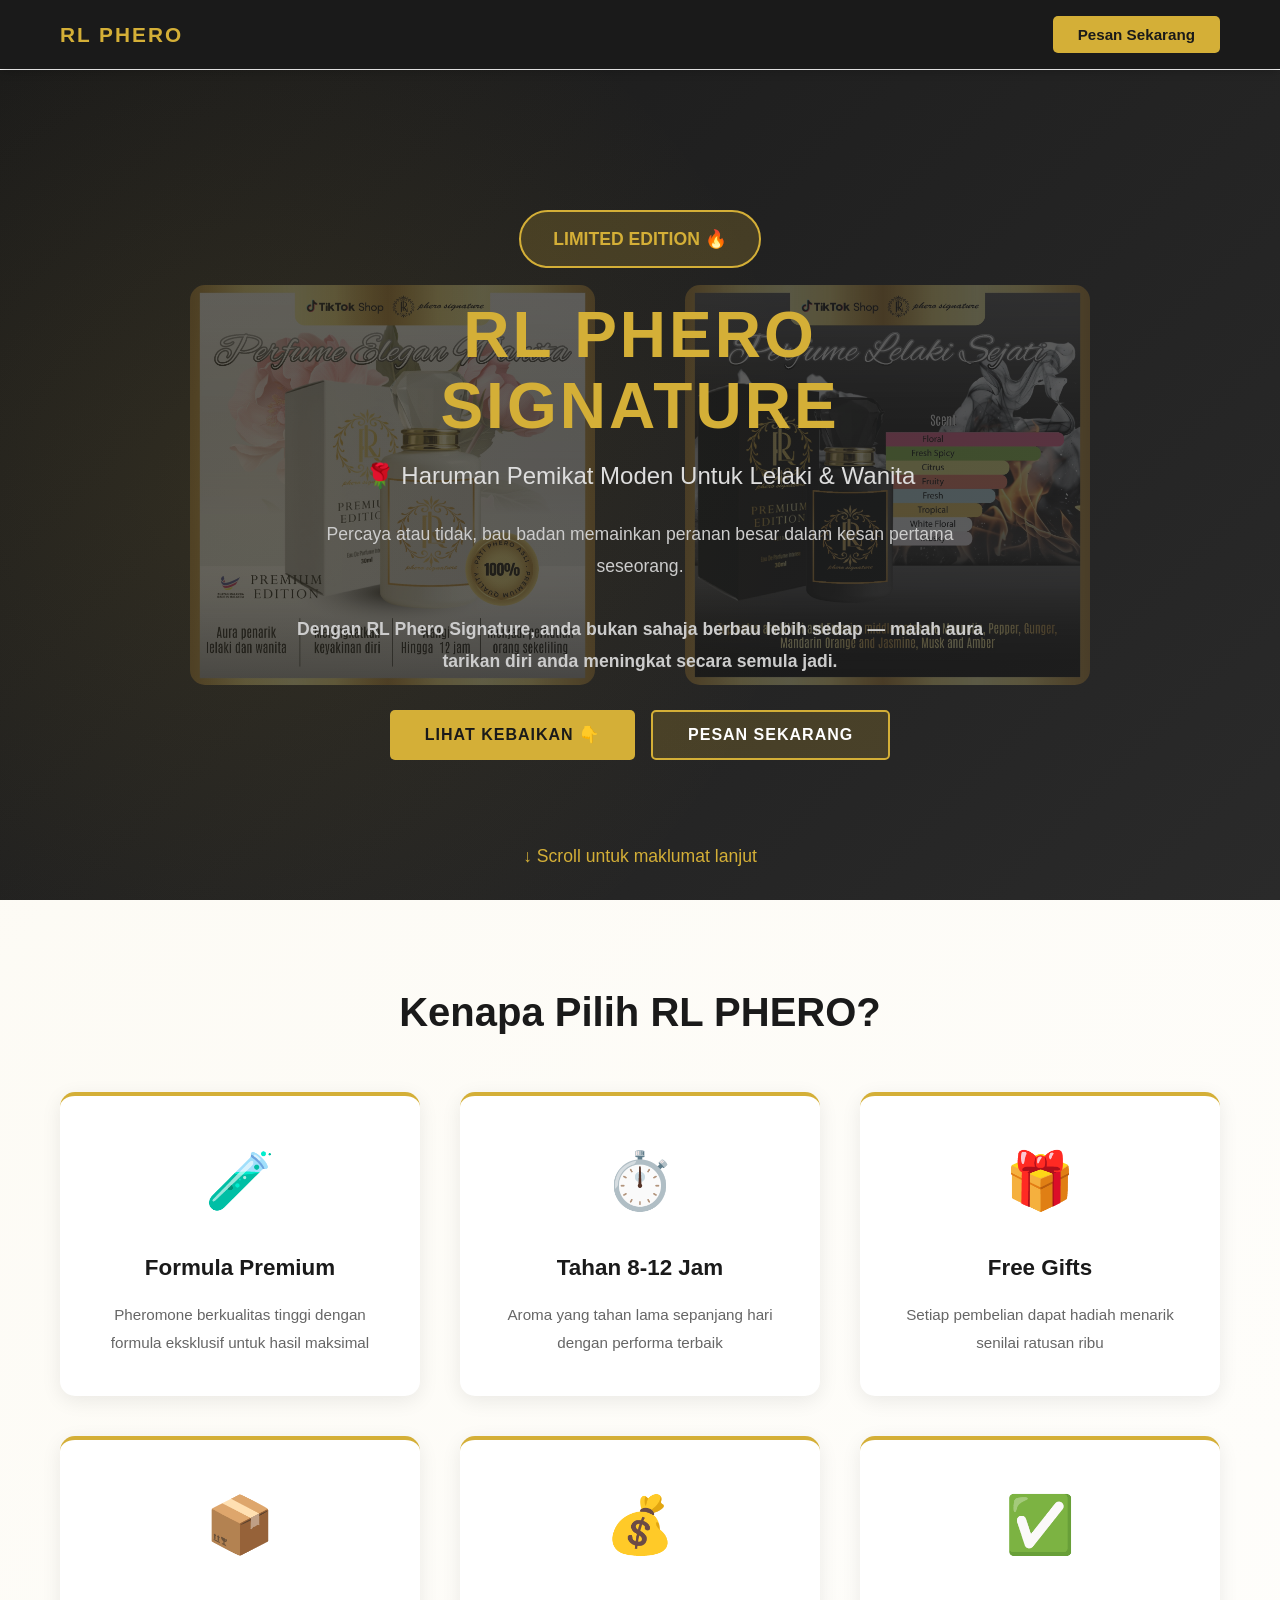
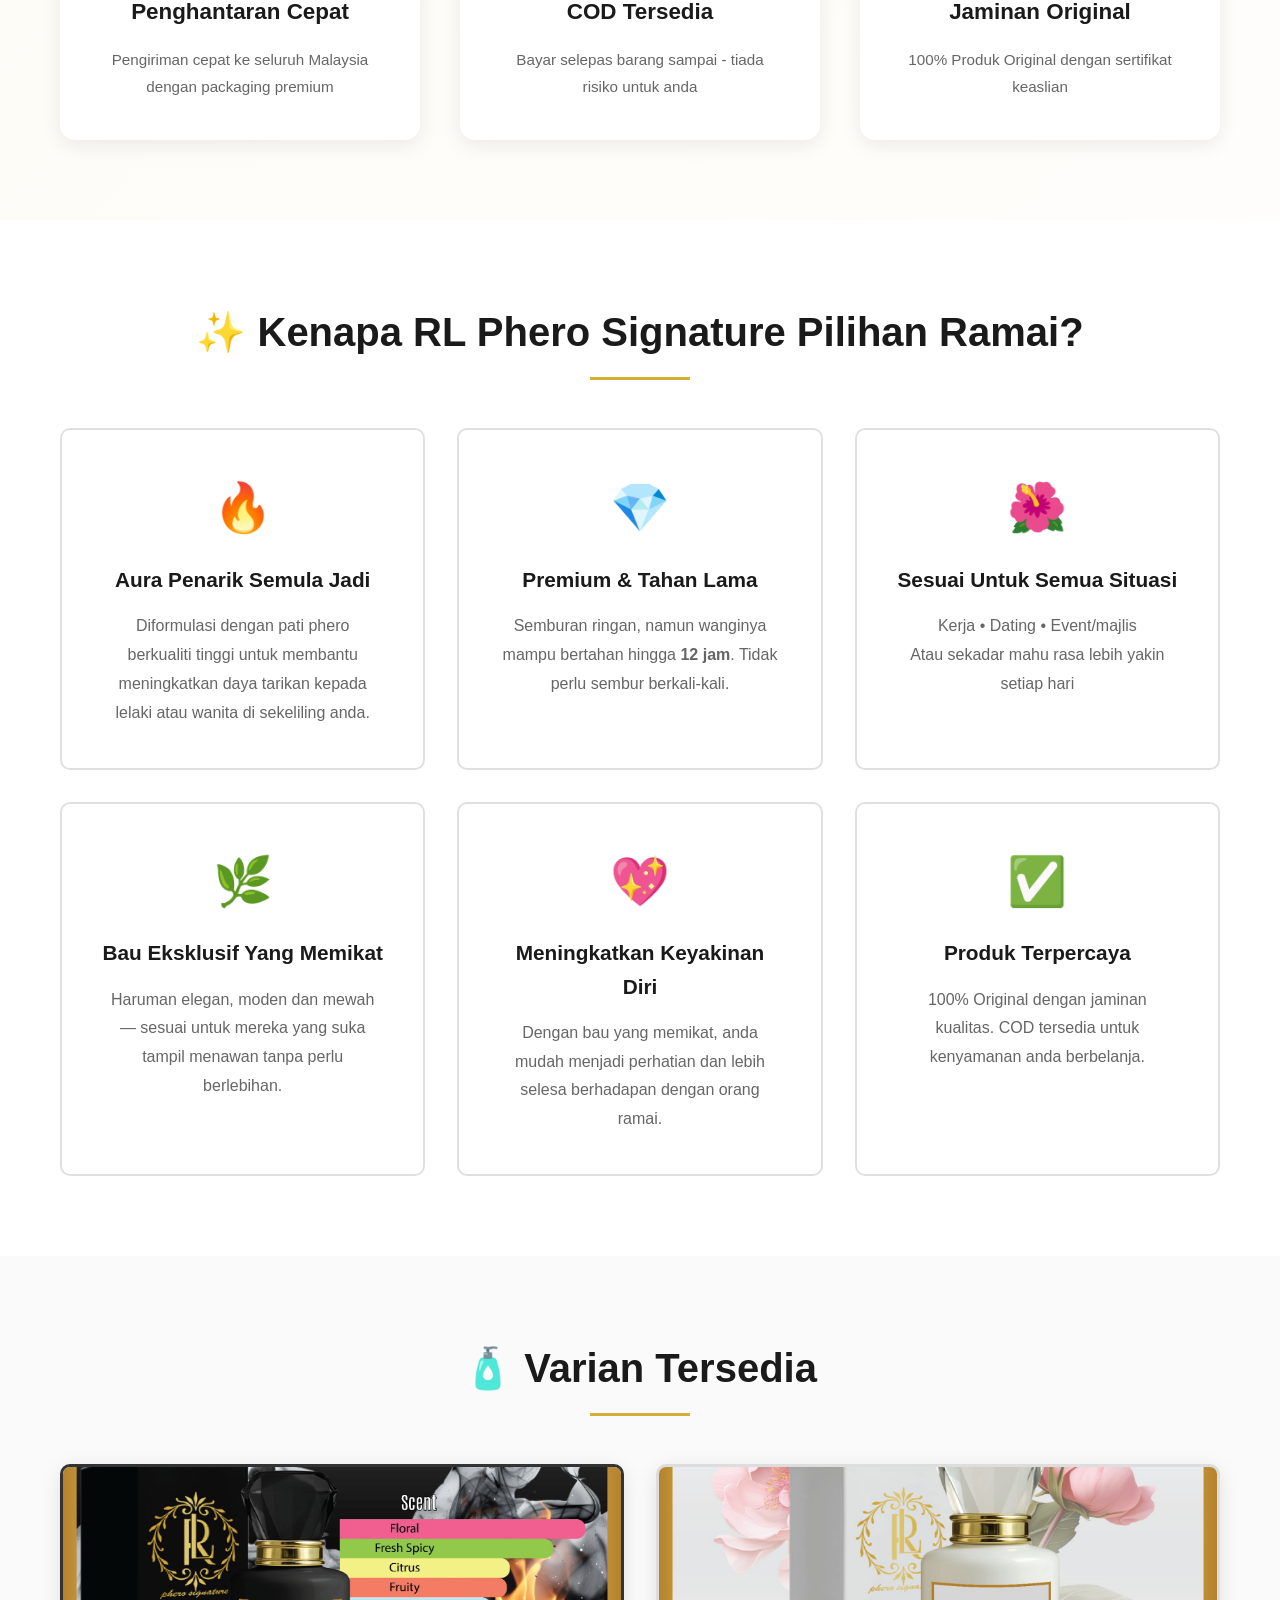
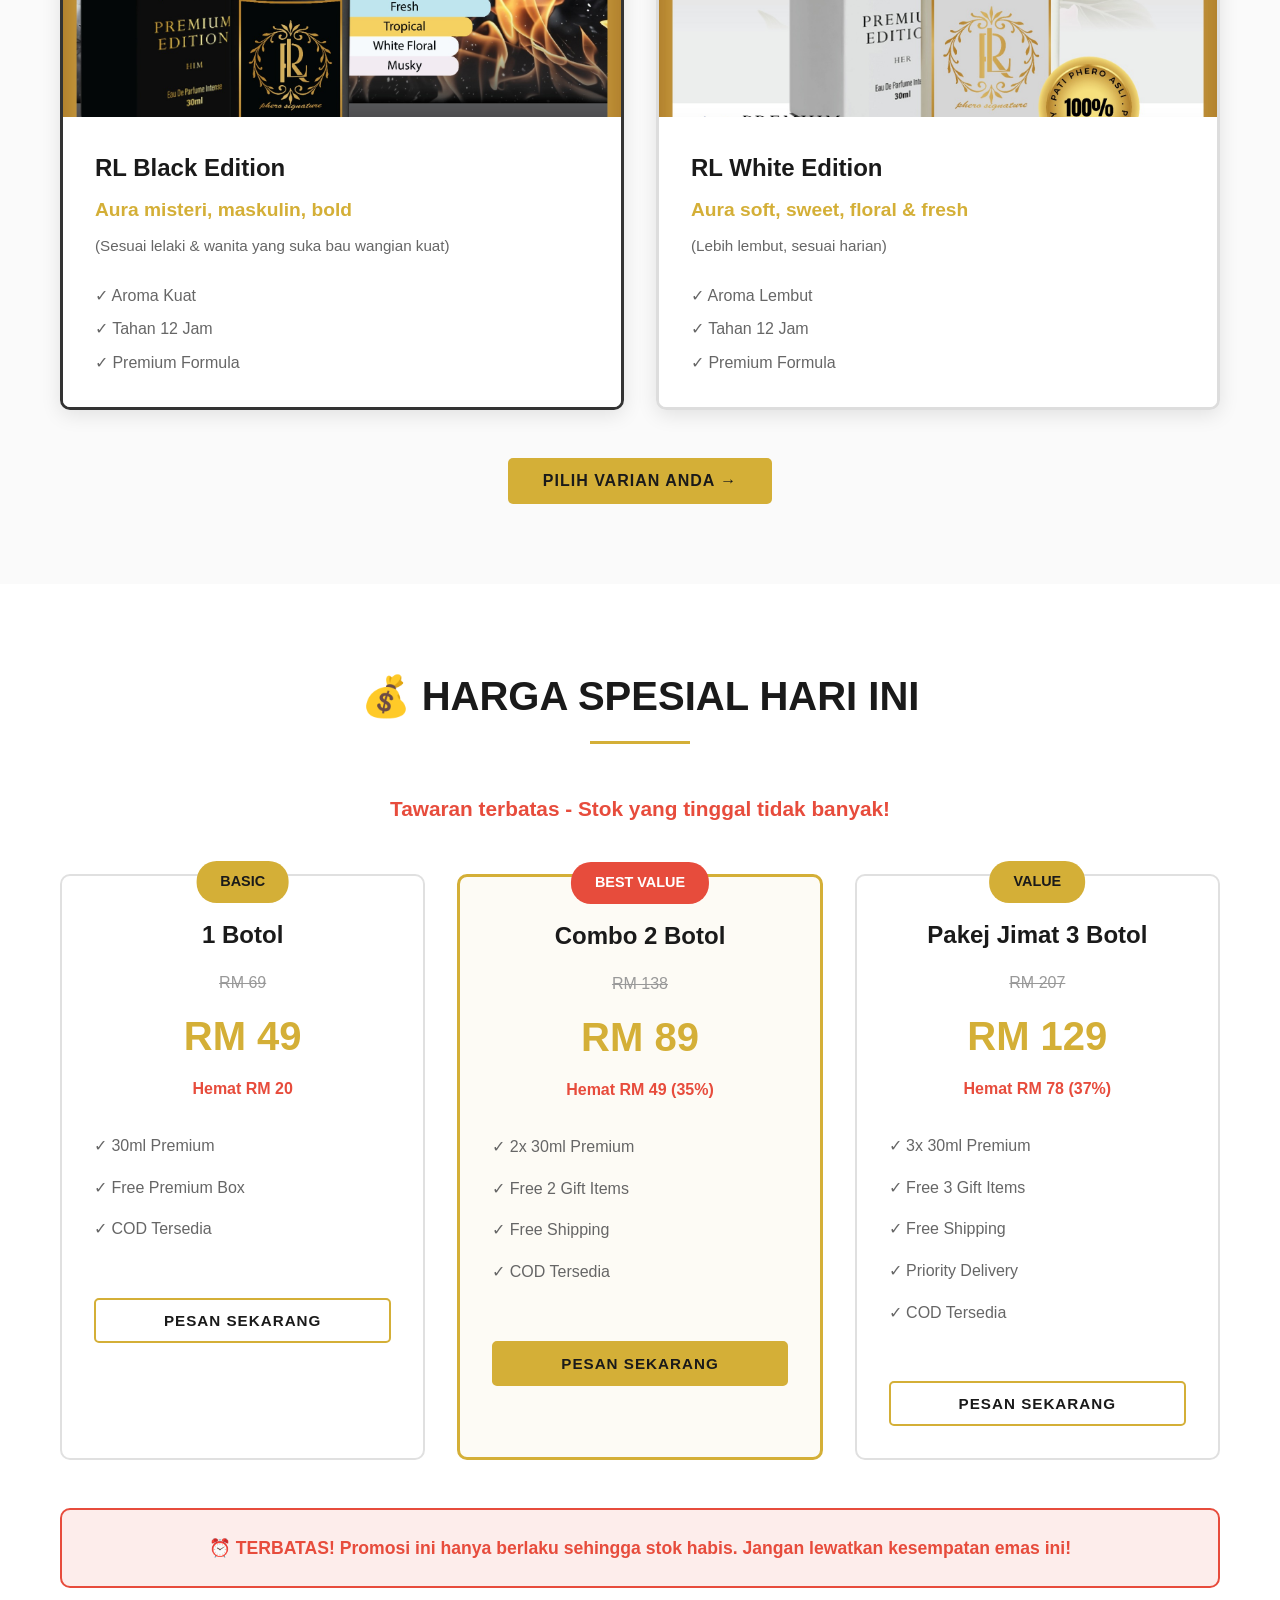
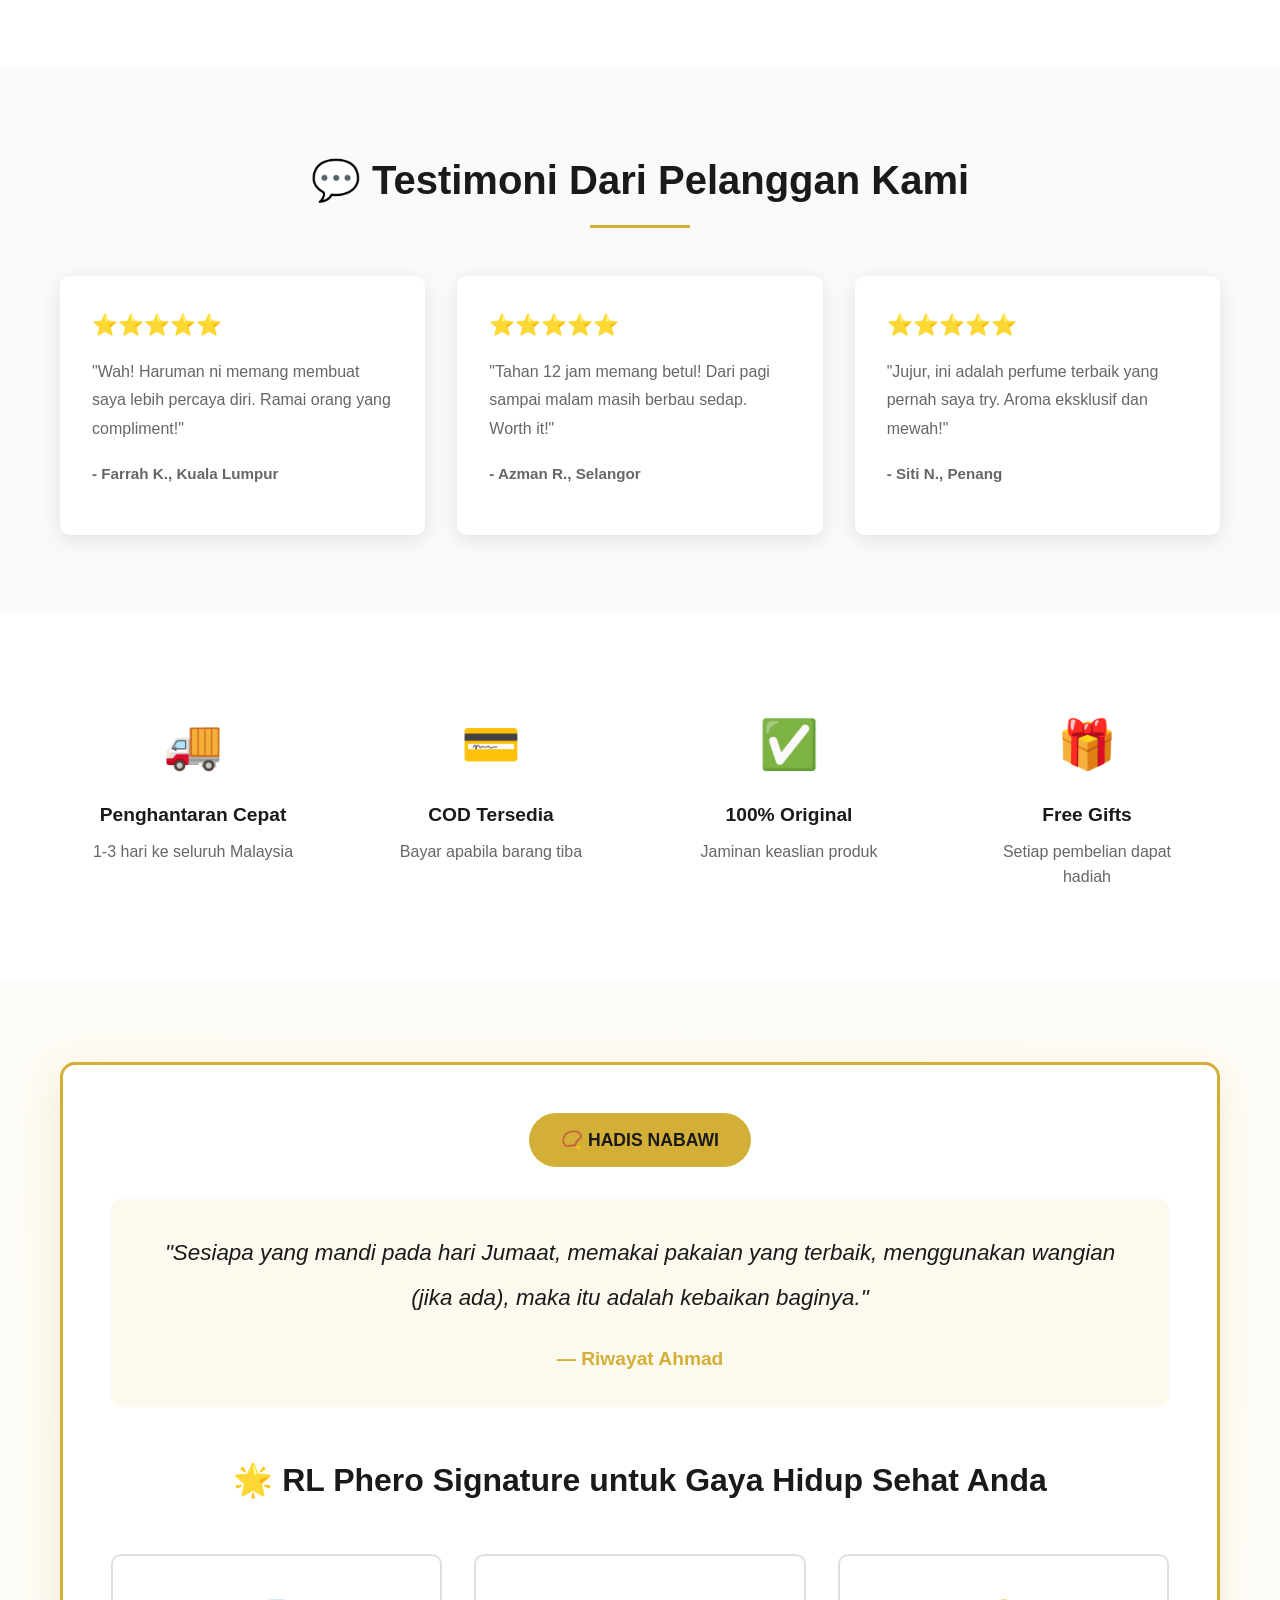
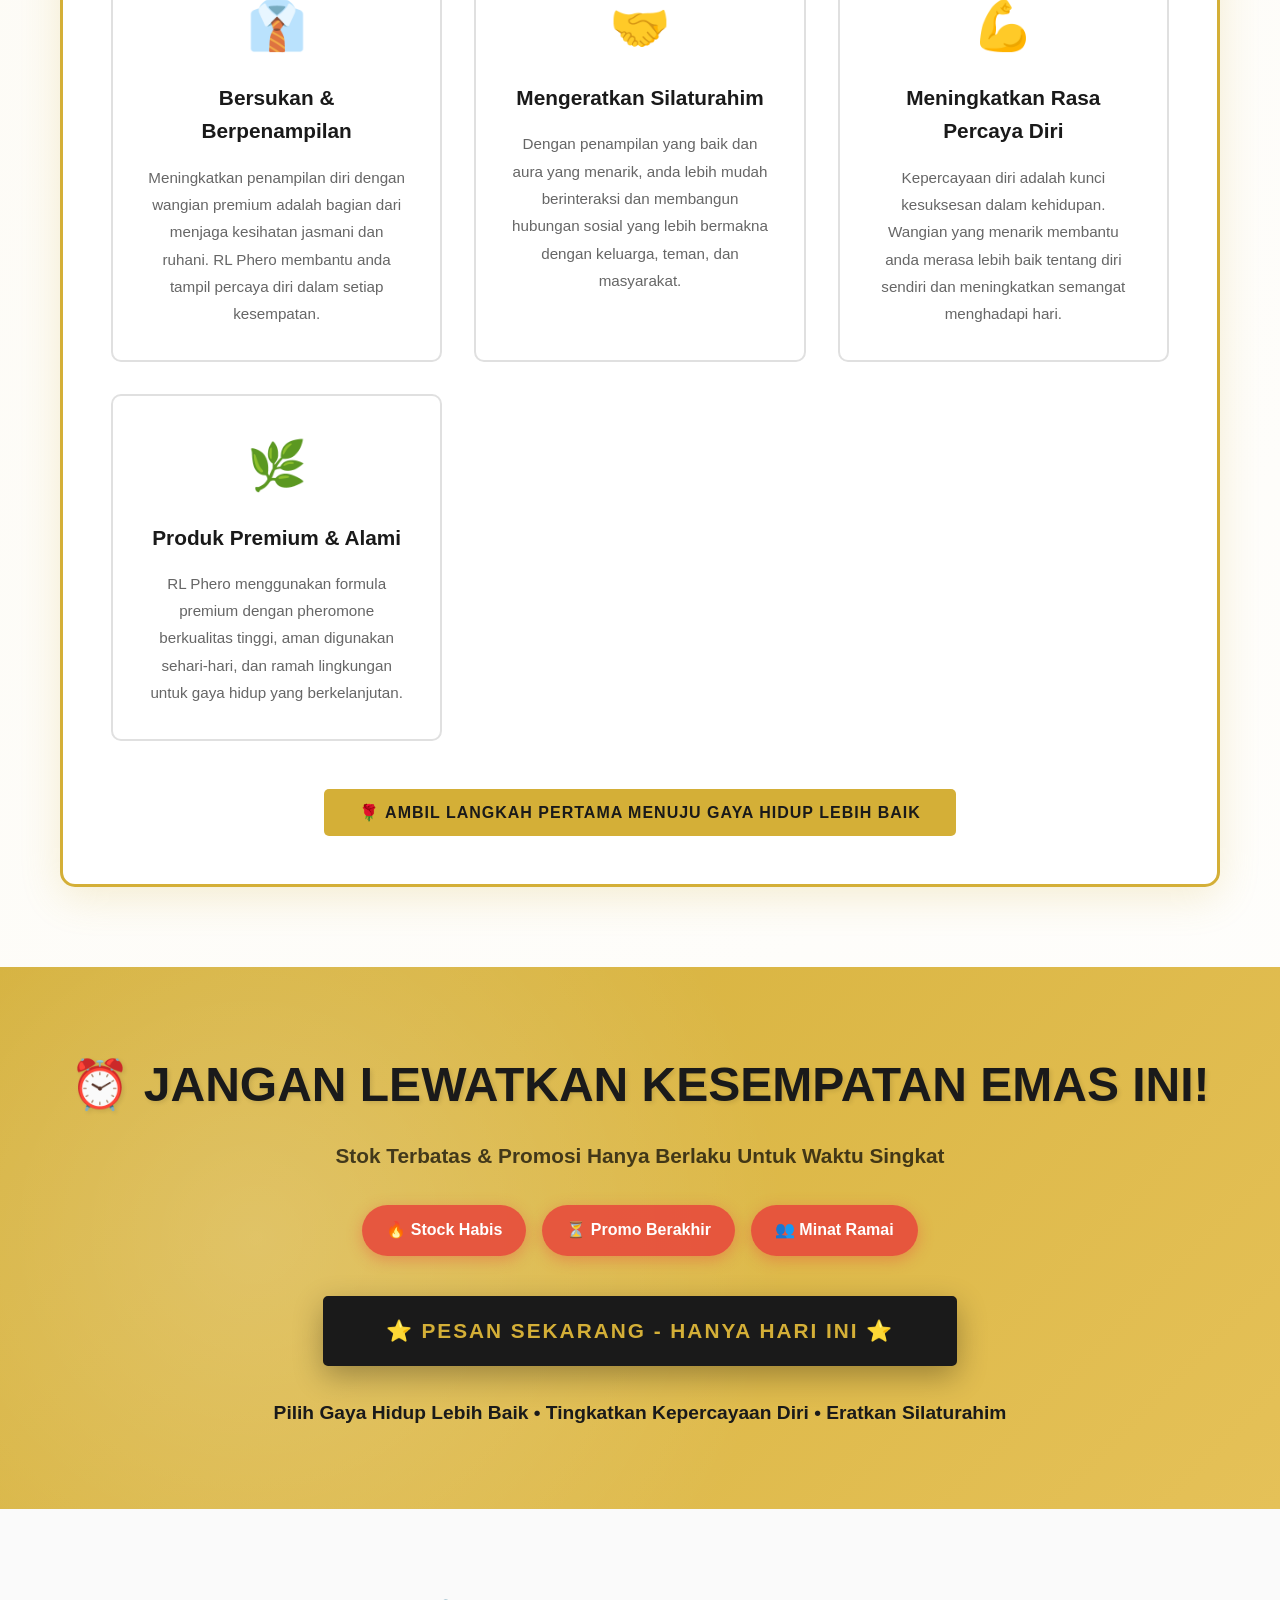
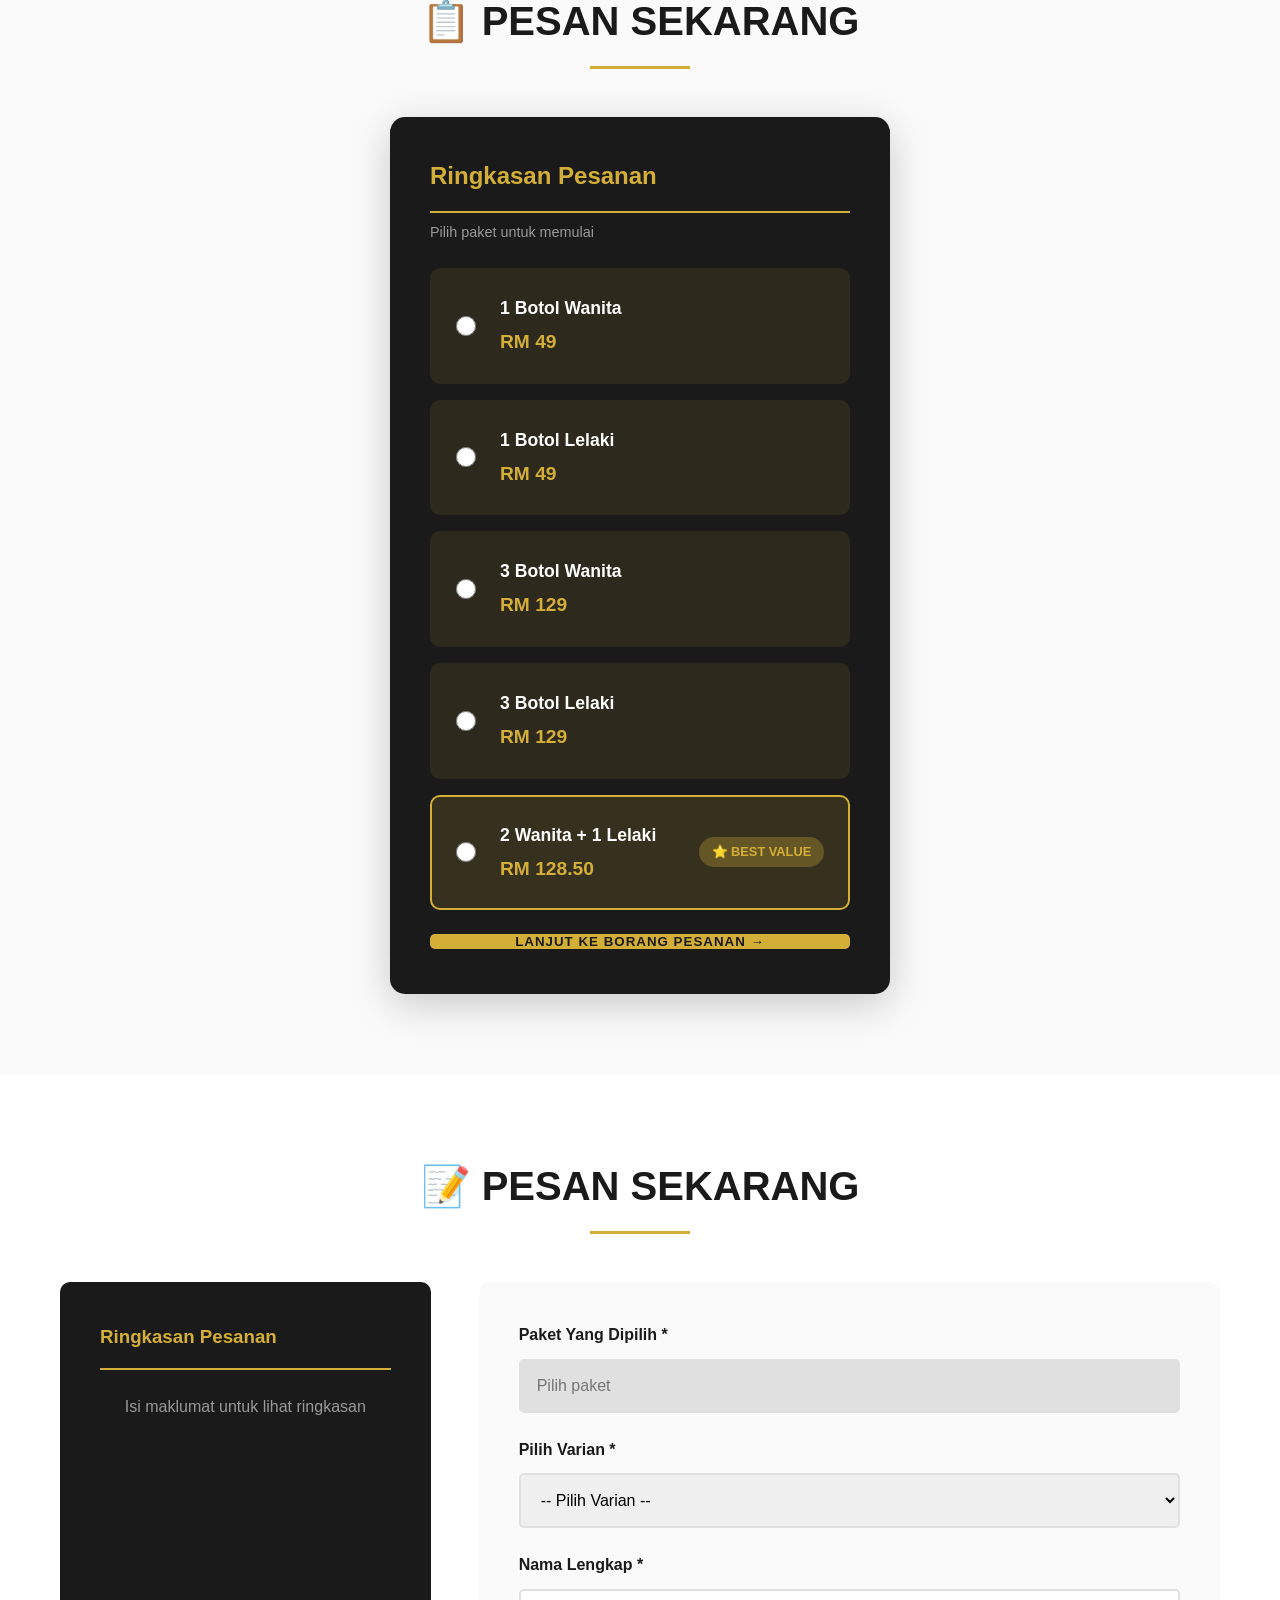
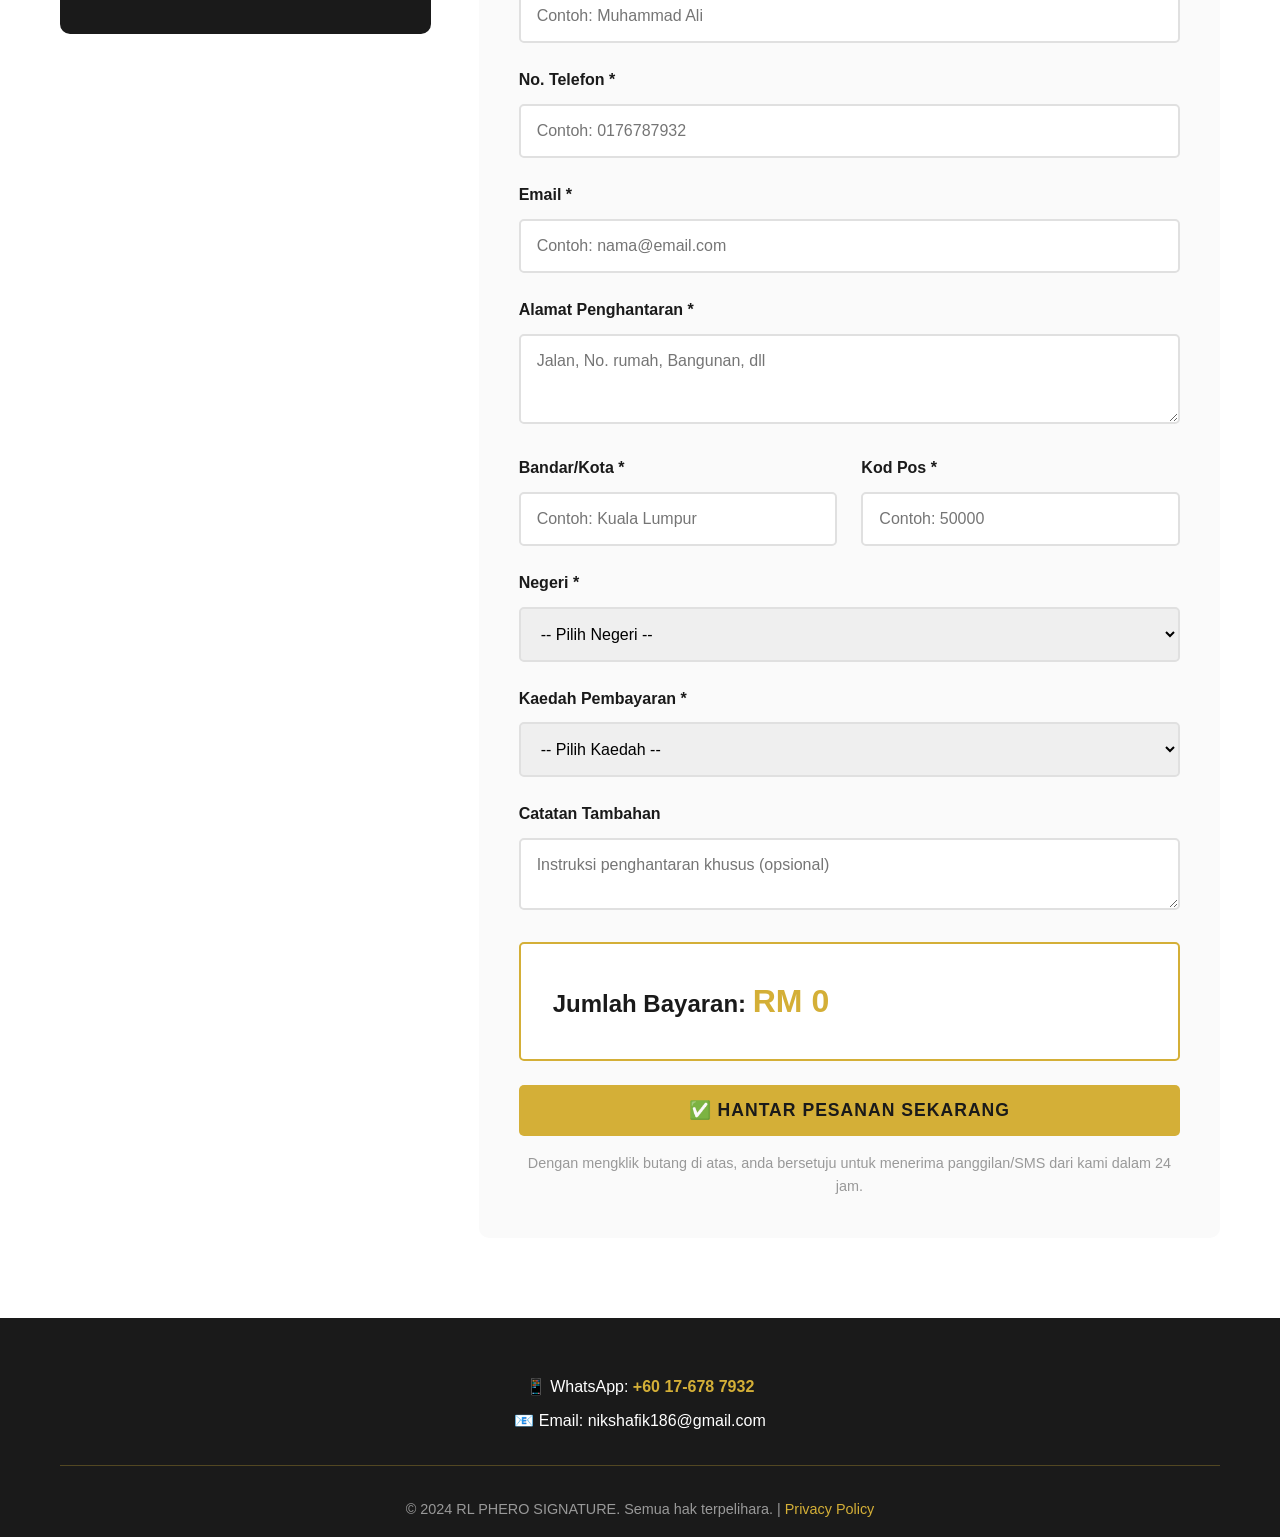
<file: ex-3/index.html>
<!DOCTYPE html>
<html lang="ms">
<head>
    <meta charset="UTF-8">
    <meta name="viewport" content="width=device-width, initial-scale=1.0">
    <title>RL Phero Signature - Haruman Pemikat Moden</title>
    <link rel="stylesheet" href="style.css">
</head>
<body>
    <!-- Sticky Header -->
    <header class="sticky-header">
        <div class="container">
            <div class="logo">RL PHERO</div>
            <button class="btn-cta-sticky" onclick="document.getElementById('order').scrollIntoView({behavior: 'smooth'})">
                Pesan Sekarang
            </button>
        </div>
    </header>

    <!-- Hero Section -->
    <section class="hero">
        <div class="hero-overlay"></div>
        <div class="hero-bg-images">
            <img src="../images/RL-girl-1.jpg" alt="RL Girl">
            <img src="../images/RL-boy-2.jpg" alt="RL Boy">
        </div>
        <div class="hero-content">
            <div class="hero-badge animate-bounce">
                LIMITED EDITION 🔥
            </div>
            <h1 class="hero-title animate-fade-down">RL PHERO SIGNATURE</h1>
            <p class="hero-subtitle animate-fade-down" style="animation-delay: 0.2s;">
                🌹 Haruman Pemikat Moden Untuk Lelaki & Wanita
            </p>
            <p class="hero-text animate-fade-down" style="animation-delay: 0.4s;">
                Percaya atau tidak, bau badan memainkan peranan besar dalam kesan pertama seseorang.
                <br><br>
                <strong>Dengan RL Phero Signature, anda bukan sahaja berbau lebih sedap — malah aura tarikan diri anda meningkat secara semula jadi.</strong>
            </p>
            <div class="hero-cta animate-fade-up" style="animation-delay: 0.6s;">
                <button class="btn btn-primary btn-lg" onclick="document.getElementById('benefits').scrollIntoView({behavior: 'smooth'})">
                    Lihat Kebaikan 👇
                </button>
                <button class="btn btn-secondary btn-lg" onclick="document.getElementById('order').scrollIntoView({behavior: 'smooth'})">
                    Pesan Sekarang
                </button>
            </div>
        </div>
        <div class="scroll-indicator animate-bounce-down">
            <span>↓ Scroll untuk maklumat lanjut</span>
        </div>
    </section>

    <!-- Why Us Section -->
    <section class="why-us">
        <div class="container">
            <h2>Kenapa Pilih RL PHERO?</h2>
            <div class="features-grid">
                <div class="feature-card">
                    <div class="feature-icon">🧪</div>
                    <h3>Formula Premium</h3>
                    <p>Pheromone berkualitas tinggi dengan formula eksklusif untuk hasil maksimal</p>
                </div>
                <div class="feature-card">
                    <div class="feature-icon">⏱️</div>
                    <h3>Tahan 8-12 Jam</h3>
                    <p>Aroma yang tahan lama sepanjang hari dengan performa terbaik</p>
                </div>
                <div class="feature-card">
                    <div class="feature-icon">🎁</div>
                    <h3>Free Gifts</h3>
                    <p>Setiap pembelian dapat hadiah menarik senilai ratusan ribu</p>
                </div>
                <div class="feature-card">
                    <div class="feature-icon">📦</div>
                    <h3>Penghantaran Cepat</h3>
                    <p>Pengiriman cepat ke seluruh Malaysia dengan packaging premium</p>
                </div>
                <div class="feature-card">
                    <div class="feature-icon">💰</div>
                    <h3>COD Tersedia</h3>
                    <p>Bayar selepas barang sampai - tiada risiko untuk anda</p>
                </div>
                <div class="feature-card">
                    <div class="feature-icon">✅</div>
                    <h3>Jaminan Original</h3>
                    <p>100% Produk Original dengan sertifikat keaslian</p>
                </div>
            </div>
        </div>
    </section>

    <!-- Benefits Section -->
    <section id="benefits" class="benefits">
        <div class="container">
            <h2 class="section-title">✨ Kenapa RL Phero Signature Pilihan Ramai?</h2>
            
            <div class="benefits-grid">
                <div class="benefit-card animate-on-scroll">
                    <div class="benefit-icon">🔥</div>
                    <h3>Aura Penarik Semula Jadi</h3>
                    <p>Diformulasi dengan pati phero berkualiti tinggi untuk membantu meningkatkan daya tarikan kepada lelaki atau wanita di sekeliling anda.</p>
                </div>

                <div class="benefit-card animate-on-scroll" style="animation-delay: 0.1s;">
                    <div class="benefit-icon">💎</div>
                    <h3>Premium & Tahan Lama</h3>
                    <p>Semburan ringan, namun wanginya mampu bertahan hingga <strong>12 jam</strong>. Tidak perlu sembur berkali-kali.</p>
                </div>

                <div class="benefit-card animate-on-scroll" style="animation-delay: 0.2s;">
                    <div class="benefit-icon">🌺</div>
                    <h3>Sesuai Untuk Semua Situasi</h3>
                    <p>
                        Kerja • Dating • Event/majlis<br>
                        Atau sekadar mahu rasa lebih yakin setiap hari
                    </p>
                </div>

                <div class="benefit-card animate-on-scroll" style="animation-delay: 0.3s;">
                    <div class="benefit-icon">🌿</div>
                    <h3>Bau Eksklusif Yang Memikat</h3>
                    <p>Haruman elegan, moden dan mewah — sesuai untuk mereka yang suka tampil menawan tanpa perlu berlebihan.</p>
                </div>

                <div class="benefit-card animate-on-scroll" style="animation-delay: 0.4s;">
                    <div class="benefit-icon">💖</div>
                    <h3>Meningkatkan Keyakinan Diri</h3>
                    <p>Dengan bau yang memikat, anda mudah menjadi perhatian dan lebih selesa berhadapan dengan orang ramai.</p>
                </div>

                <div class="benefit-card animate-on-scroll" style="animation-delay: 0.5s;">
                    <div class="benefit-icon">✅</div>
                    <h3>Produk Terpercaya</h3>
                    <p>100% Original dengan jaminan kualitas. COD tersedia untuk kenyamanan anda berbelanja.</p>
                </div>
            </div>
        </div>
    </section>

    <!-- Variants Section -->
    <section class="variants">
        <div class="container">
            <h2 class="section-title">🧴 Varian Tersedia</h2>
            
            <div class="variants-container">
                <div class="variant-card variant-dark animate-on-scroll">
                    <div class="variant-image">
                        <img src="../images/RL-boy-2.jpg" alt="RL Black Edition">
                    </div>
                    <div class="variant-info">
                        <h3>RL Black Edition</h3>
                        <p class="variant-desc">Aura misteri, maskulin, bold</p>
                        <p class="variant-note">(Sesuai lelaki & wanita yang suka bau wangian kuat)</p>
                        <div class="variant-features">
                            <span>✓ Aroma Kuat</span>
                            <span>✓ Tahan 12 Jam</span>
                            <span>✓ Premium Formula</span>
                        </div>
                    </div>
                </div>

                <div class="variant-card variant-light animate-on-scroll" style="animation-delay: 0.2s;">
                    <div class="variant-image">
                        <img src="../images/RL-girl-1.jpg" alt="RL White Edition">
                    </div>
                    <div class="variant-info">
                        <h3>RL White Edition</h3>
                        <p class="variant-desc">Aura soft, sweet, floral & fresh</p>
                        <p class="variant-note">(Lebih lembut, sesuai harian)</p>
                        <div class="variant-features">
                            <span>✓ Aroma Lembut</span>
                            <span>✓ Tahan 12 Jam</span>
                            <span>✓ Premium Formula</span>
                        </div>
                    </div>
                </div>
            </div>

            <div class="cta-variants animate-on-scroll">
                <button class="btn btn-primary btn-lg" onclick="document.getElementById('order').scrollIntoView({behavior: 'smooth'})">
                    Pilih Varian Anda →
                </button>
            </div>
        </div>
    </section>

    <!-- Pricing Section -->
    <section class="pricing">
        <div class="container">
            <h2 class="section-title">💰 HARGA SPESIAL HARI INI</h2>
            <p class="pricing-subtitle">Tawaran terbatas - Stok yang tinggal tidak banyak!</p>
            
            <div class="pricing-grid">
                <div class="pricing-card animate-on-scroll">
                    <div class="pricing-badge">BASIC</div>
                    <h3>1 Botol</h3>
                    <p class="pricing-old">RM 69</p>
                    <p class="pricing-current">RM 49</p>
                    <p class="pricing-save">Hemat RM 20</p>
                    <ul class="pricing-features">
                        <li>✓ 30ml Premium</li>
                        <li>✓ Free Premium Box</li>
                        <li>✓ COD Tersedia</li>
                    </ul>
                    <button class="btn btn-secondary" onclick="selectPackage('1 Botol', 49)">Pesan Sekarang</button>
                </div>

                <div class="pricing-card featured animate-on-scroll" style="animation-delay: 0.1s;">
                    <div class="pricing-badge featured">BEST VALUE</div>
                    <h3>Combo 2 Botol</h3>
                    <p class="pricing-old">RM 138</p>
                    <p class="pricing-current">RM 89</p>
                    <p class="pricing-save">Hemat RM 49 (35%)</p>
                    <ul class="pricing-features">
                        <li>✓ 2x 30ml Premium</li>
                        <li>✓ Free 2 Gift Items</li>
                        <li>✓ Free Shipping</li>
                        <li>✓ COD Tersedia</li>
                    </ul>
                    <button class="btn btn-primary" onclick="selectPackage('Combo 2 Botol', 89)">Pesan Sekarang</button>
                </div>

                <div class="pricing-card animate-on-scroll" style="animation-delay: 0.2s;">
                    <div class="pricing-badge">VALUE</div>
                    <h3>Pakej Jimat 3 Botol</h3>
                    <p class="pricing-old">RM 207</p>
                    <p class="pricing-current">RM 129</p>
                    <p class="pricing-save">Hemat RM 78 (37%)</p>
                    <ul class="pricing-features">
                        <li>✓ 3x 30ml Premium</li>
                        <li>✓ Free 3 Gift Items</li>
                        <li>✓ Free Shipping</li>
                        <li>✓ Priority Delivery</li>
                        <li>✓ COD Tersedia</li>
                    </ul>
                    <button class="btn btn-secondary" onclick="selectPackage('Pakej Jimat 3 Botol', 129)">Pesan Sekarang</button>
                </div>
            </div>

            <div class="pricing-note animate-on-scroll">
                ⏰ <strong>TERBATAS!</strong> Promosi ini hanya berlaku sehingga stok habis. Jangan lewatkan kesempatan emas ini!
            </div>
        </div>
    </section>

    <!-- Social Proof Section -->
    <section class="social-proof">
        <div class="container">
            <h2 class="section-title">💬 Testimoni Dari Pelanggan Kami</h2>
            
            <div class="testimonials-slider">
                <div class="testimonial animate-on-scroll">
                    <div class="stars">⭐⭐⭐⭐⭐</div>
                    <p>"Wah! Haruman ni memang membuat saya lebih percaya diri. Ramai orang yang compliment!"</p>
                    <p class="reviewer">- Farrah K., Kuala Lumpur</p>
                </div>
                <div class="testimonial animate-on-scroll" style="animation-delay: 0.1s;">
                    <div class="stars">⭐⭐⭐⭐⭐</div>
                    <p>"Tahan 12 jam memang betul! Dari pagi sampai malam masih berbau sedap. Worth it!"</p>
                    <p class="reviewer">- Azman R., Selangor</p>
                </div>
                <div class="testimonial animate-on-scroll" style="animation-delay: 0.2s;">
                    <div class="stars">⭐⭐⭐⭐⭐</div>
                    <p>"Jujur, ini adalah perfume terbaik yang pernah saya try. Aroma eksklusif dan mewah!"</p>
                    <p class="reviewer">- Siti N., Penang</p>
                </div>
            </div>
        </div>
    </section>

    <!-- Trust Section -->
    <section class="trust">
        <div class="container">
            <div class="trust-grid">
                <div class="trust-item animate-on-scroll">
                    <div class="trust-icon">🚚</div>
                    <h3>Penghantaran Cepat</h3>
                    <p>1-3 hari ke seluruh Malaysia</p>
                </div>
                <div class="trust-item animate-on-scroll" style="animation-delay: 0.1s;">
                    <div class="trust-icon">💳</div>
                    <h3>COD Tersedia</h3>
                    <p>Bayar apabila barang tiba</p>
                </div>
                <div class="trust-item animate-on-scroll" style="animation-delay: 0.2s;">
                    <div class="trust-icon">✅</div>
                    <h3>100% Original</h3>
                    <p>Jaminan keaslian produk</p>
                </div>
                <div class="trust-item animate-on-scroll" style="animation-delay: 0.3s;">
                    <div class="trust-icon">🎁</div>
                    <h3>Free Gifts</h3>
                    <p>Setiap pembelian dapat hadiah</p>
                </div>
            </div>
        </div>
    </section>

    <!-- Islamic Section -->
    <section class="islamic-section">
        <div class="container">
            <div class="hadis-card animate-on-scroll">
                <div class="hadis-header">
                    <span class="hadis-label">📿 HADIS NABAWI</span>
                </div>
                <div class="hadis-content">
                    <p class="hadis-text">
                        "Sesiapa yang mandi pada hari Jumaat, memakai pakaian yang terbaik, menggunakan wangian (jika ada), maka itu adalah kebaikan baginya."
                    </p>
                    <p class="hadis-source">— Riwayat Ahmad</p>
                </div>

                <div class="lifestyle-points">
                    <h3>🌟 RL Phero Signature untuk Gaya Hidup Sehat Anda</h3>
                    
                    <div class="lifestyle-grid">
                        <div class="lifestyle-item animate-on-scroll">
                            <div class="lifestyle-icon">👔</div>
                            <h4>Bersukan & Berpenampilan</h4>
                            <p>Meningkatkan penampilan diri dengan wangian premium adalah bagian dari menjaga kesihatan jasmani dan ruhani. RL Phero membantu anda tampil percaya diri dalam setiap kesempatan.</p>
                        </div>

                        <div class="lifestyle-item animate-on-scroll" style="animation-delay: 0.1s;">
                            <div class="lifestyle-icon">🤝</div>
                            <h4>Mengeratkan Silaturahim</h4>
                            <p>Dengan penampilan yang baik dan aura yang menarik, anda lebih mudah berinteraksi dan membangun hubungan sosial yang lebih bermakna dengan keluarga, teman, dan masyarakat.</p>
                        </div>

                        <div class="lifestyle-item animate-on-scroll" style="animation-delay: 0.2s;">
                            <div class="lifestyle-icon">💪</div>
                            <h4>Meningkatkan Rasa Percaya Diri</h4>
                            <p>Kepercayaan diri adalah kunci kesuksesan dalam kehidupan. Wangian yang menarik membantu anda merasa lebih baik tentang diri sendiri dan meningkatkan semangat menghadapi hari.</p>
                        </div>

                        <div class="lifestyle-item animate-on-scroll" style="animation-delay: 0.3s;">
                            <div class="lifestyle-icon">🌿</div>
                            <h4>Produk Premium & Alami</h4>
                            <p>RL Phero menggunakan formula premium dengan pheromone berkualitas tinggi, aman digunakan sehari-hari, dan ramah lingkungan untuk gaya hidup yang berkelanjutan.</p>
                        </div>
                    </div>
                </div>

                <div class="cta-hadis animate-on-scroll" style="animation-delay: 0.4s;">
                    <button class="btn btn-primary btn-lg" onclick="document.getElementById('order').scrollIntoView({behavior: 'smooth'})">
                        🌹 Ambil Langkah Pertama Menuju Gaya Hidup Lebih Baik
                    </button>
                </div>
            </div>
        </div>
    </section>

    <!-- Final CTA Section -->
    <section class="final-cta">
        <div class="container">
            <div class="final-cta-content animate-on-scroll">
                <h2 class="cta-title">⏰ JANGAN LEWATKAN KESEMPATAN EMAS INI!</h2>
                <p class="cta-subtitle">Stok Terbatas & Promosi Hanya Berlaku Untuk Waktu Singkat</p>
                
                <div class="cta-urgency-badges">
                    <div class="urgency-badge animate-bounce">
                        <span>🔥 Stock Habis</span>
                    </div>
                    <div class="urgency-badge animate-bounce" style="animation-delay: 0.3s;">
                        <span>⏳ Promo Berakhir</span>
                    </div>
                    <div class="urgency-badge animate-bounce" style="animation-delay: 0.6s;">
                        <span>👥 Minat Ramai</span>
                    </div>
                </div>

                <button class="btn btn-primary btn-xl cta-final-btn animate-on-scroll" onclick="document.getElementById('order').scrollIntoView({behavior: 'smooth'})" style="animation-delay: 0.2s;">
                    ⭐ PESAN SEKARANG - HANYA HARI INI ⭐
                </button>

                <p class="final-cta-note animate-on-scroll" style="animation-delay: 0.3s;">
                    Pilih Gaya Hidup Lebih Baik • Tingkatkan Kepercayaan Diri • Eratkan Silaturahim
                </p>
            </div>
        </div>
    </section>

    <!-- Quick Order Section (Mobile Friendly) -->
    <section class="quick-order">
        <div class="container">
            <h2 class="section-title">📋 PESAN SEKARANG</h2>
            
            <div class="quick-order-wrapper">
                <div class="order-presets">
                    <h3>Ringkasan Pesanan</h3>
                    <p class="preset-label">Pilih paket untuk memulai</p>
                    
                    <div class="preset-list">
                        <label class="preset-item animate-on-scroll">
                            <input type="radio" name="preset" value="1-wanita" onchange="selectPreset('1 Botol Wanita', 49, '1-wanita')">
                            <div class="preset-info">
                                <span class="preset-name">1 Botol Wanita</span>
                                <span class="preset-price">RM 49</span>
                            </div>
                        </label>

                        <label class="preset-item animate-on-scroll" style="animation-delay: 0.1s;">
                            <input type="radio" name="preset" value="1-lelaki" onchange="selectPreset('1 Botol Lelaki', 49, '1-lelaki')">
                            <div class="preset-info">
                                <span class="preset-name">1 Botol Lelaki</span>
                                <span class="preset-price">RM 49</span>
                            </div>
                        </label>

                        <label class="preset-item animate-on-scroll" style="animation-delay: 0.2s;">
                            <input type="radio" name="preset" value="3-wanita" onchange="selectPreset('3 Botol Wanita', 129, '3-wanita')">
                            <div class="preset-info">
                                <span class="preset-name">3 Botol Wanita</span>
                                <span class="preset-price">RM 129</span>
                            </div>
                        </label>

                        <label class="preset-item animate-on-scroll" style="animation-delay: 0.3s;">
                            <input type="radio" name="preset" value="3-lelaki" onchange="selectPreset('3 Botol Lelaki', 129, '3-lelaki')">
                            <div class="preset-info">
                                <span class="preset-name">3 Botol Lelaki</span>
                                <span class="preset-price">RM 129</span>
                            </div>
                        </label>

                        <label class="preset-item featured animate-on-scroll" style="animation-delay: 0.4s;">
                            <input type="radio" name="preset" value="2w-1m" onchange="selectPreset('2 Botol Wanita + 1 Botol Lelaki', 128.50, '2w-1m')">
                            <div class="preset-info">
                                <span class="preset-name">2 Wanita + 1 Lelaki</span>
                                <span class="preset-price">RM 128.50</span>
                            </div>
                        </label>
                    </div>

                    <div id="selectedPreset" class="selected-preset" style="display:none; margin-top: 1.5rem; padding: 1.5rem; background: rgba(212, 175, 55, 0.1); border-radius: 10px; border-left: 4px solid var(--primary-color);">
                        <p><strong>Paket Dipilih:</strong> <span id="presetName"></span></p>
                        <p><strong>Harga:</strong> <span id="presetPrice" style="color: var(--primary-color); font-size: 1.3rem; font-weight: bold;"></span></p>
                    </div>

                    <button class="btn btn-primary" style="width: 100%; margin-top: 1.5rem;" onclick="scrollToOrderForm()">
                        Lanjut ke Borang Pesanan →
                    </button>
                </div>
            </div>
        </div>
    </section>

    <!-- Order Section -->
    <section id="order" class="order-section">
        <div class="container">
            <h2 class="section-title">📝 PESAN SEKARANG</h2>
            
            <div class="order-wrapper">
                <div class="order-summary">
                    <h3>Ringkasan Pesanan</h3>
                    <div id="orderSummary" class="summary-content">
                        <p style="color: #999; text-align: center;">Isi maklumat untuk lihat ringkasan</p>
                    </div>
                </div>

                <div class="order-form-wrapper">
                    <form id="orderForm" onsubmit="submitOrder(event)">
                        <div class="form-group">
                            <label for="packageName">Paket Yang Dipilih *</label>
                            <input type="text" id="packageName" name="packageName" readonly placeholder="Pilih paket">
                        </div>

                        <div class="form-group">
                            <label for="variant">Pilih Varian *</label>
                            <select id="variant" name="variant" required onchange="updateOrderSummary()">
                                <option value="">-- Pilih Varian --</option>
                                <option value="RL Black Edition">RL Black Edition (Maskulin, Bold)</option>
                                <option value="RL White Edition">RL White Edition (Soft, Floral, Fresh)</option>
                            </select>
                        </div>

                        <div class="form-group">
                            <label for="fullName">Nama Lengkap *</label>
                            <input type="text" id="fullName" name="fullName" placeholder="Contoh: Muhammad Ali" required onchange="updateOrderSummary()" oninput="updateOrderSummary()">
                        </div>

                        <div class="form-group">
                            <label for="phone">No. Telefon *</label>
                            <input type="tel" id="phone" name="phone" placeholder="Contoh: 0176787932" required onchange="updateOrderSummary()" oninput="updateOrderSummary()">
                        </div>

                        <div class="form-group">
                            <label for="email">Email *</label>
                            <input type="email" id="email" name="email" placeholder="Contoh: nama@email.com" required onchange="updateOrderSummary()" oninput="updateOrderSummary()">
                        </div>

                        <div class="form-group">
                            <label for="address">Alamat Penghantaran *</label>
                            <textarea id="address" name="address" rows="3" placeholder="Jalan, No. rumah, Bangunan, dll" required onchange="updateOrderSummary()" oninput="updateOrderSummary()"></textarea>
                        </div>

                        <div class="form-row">
                            <div class="form-group">
                                <label for="city">Bandar/Kota *</label>
                                <input type="text" id="city" name="city" placeholder="Contoh: Kuala Lumpur" required onchange="updateOrderSummary()" oninput="updateOrderSummary()">
                            </div>
                            <div class="form-group">
                                <label for="postcode">Kod Pos *</label>
                                <input type="text" id="postcode" name="postcode" placeholder="Contoh: 50000" required onchange="updateOrderSummary()" oninput="updateOrderSummary()">
                            </div>
                        </div>

                        <div class="form-group">
                            <label for="state">Negeri *</label>
                            <select id="state" name="state" required onchange="updateOrderSummary()">
                                <option value="">-- Pilih Negeri --</option>
                                <option value="Johor">Johor</option>
                                <option value="Kedah">Kedah</option>
                                <option value="Kelantan">Kelantan</option>
                                <option value="Kuala Lumpur">Kuala Lumpur</option>
                                <option value="Labuan">Labuan</option>
                                <option value="Melaka">Melaka</option>
                                <option value="Negeri Sembilan">Negeri Sembilan</option>
                                <option value="Pahang">Pahang</option>
                                <option value="Penang">Penang</option>
                                <option value="Perak">Perak</option>
                                <option value="Perlis">Perlis</option>
                                <option value="Putrajaya">Putrajaya</option>
                                <option value="Sabah">Sabah</option>
                                <option value="Sarawak">Sarawak</option>
                                <option value="Selangor">Selangor</option>
                                <option value="Terengganu">Terengganu</option>
                            </select>
                        </div>

                        <div class="form-group">
                            <label for="payment">Kaedah Pembayaran *</label>
                            <select id="payment" name="payment" required onchange="updateOrderSummary()">
                                <option value="">-- Pilih Kaedah --</option>
                                <option value="COD (Bayar Semasa Tiba)">💳 COD (Bayar Semasa Tiba)</option>
                                <option value="Bank Transfer">🏦 Bank Transfer</option>
                                <option value="Online Banking">💰 Online Banking</option>
                            </select>
                        </div>

                        <div class="form-group">
                            <label for="notes">Catatan Tambahan</label>
                            <textarea id="notes" name="notes" rows="2" placeholder="Instruksi penghantaran khusus (opsional)"></textarea>
                        </div>

                        <div class="order-total">
                            <p>Jumlah Bayaran: <span id="totalPrice">RM 0</span></p>
                        </div>

                        <button type="submit" class="btn btn-primary btn-full btn-submit">
                            ✅ HANTAR PESANAN SEKARANG
                        </button>
                        <p class="form-note">Dengan mengklik butang di atas, anda bersetuju untuk menerima panggilan/SMS dari kami dalam 24 jam.</p>
                    </form>
                </div>
            </div>
        </div>
    </section>

    <!-- Footer -->
    <footer class="footer">
        <div class="container">
            <div class="footer-content">
                <p>📱 WhatsApp: <a href="https://wa.me/60176787932">+60 17-678 7932</a></p>
                <p>📧 Email: nikshafik186@gmail.com</p>
            </div>
            <div class="footer-bottom">
                <p>&copy; 2024 RL PHERO SIGNATURE. Semua hak terpelihara. | <a href="#">Privacy Policy</a></p>
            </div>
        </div>
    </footer>

    <script src="script.js"></script>
</body>
</html>
</file>
<file: ex-1/style.css>
* {
    margin: 0;
    padding: 0;
    box-sizing: border-box;
}

:root {
    --primary-color: #d4af37;
    --dark-color: #1a1a1a;
    --light-color: #f5f5f5;
    --text-color: #333;
    --border-color: #e0e0e0;
    --success-color: #4caf50;
}

body {
    font-family: 'Segoe UI', Tahoma, Geneva, Verdana, sans-serif;
    line-height: 1.6;
    color: var(--text-color);
    background-color: #fff;
}

.container {
    max-width: 1200px;
    margin: 0 auto;
    padding: 0 20px;
}

/* Navigation */
.navbar {
    background: var(--dark-color);
    color: white;
    padding: 1rem 0;
    position: sticky;
    top: 0;
    z-index: 100;
    box-shadow: 0 2px 5px rgba(0, 0, 0, 0.1);
}

.navbar .container {
    display: flex;
    justify-content: space-between;
    align-items: center;
}

.logo {
    font-size: 1.5rem;
    font-weight: bold;
    color: var(--primary-color);
    letter-spacing: 2px;
}

.nav-links {
    display: flex;
    list-style: none;
    gap: 2rem;
}

.nav-links a {
    color: white;
    text-decoration: none;
    transition: color 0.3s;
    font-size: 0.95rem;
}

.nav-links a:hover {
    color: var(--primary-color);
}

/* Hero Section */
.hero {
    background: linear-gradient(135deg, var(--dark-color) 0%, #2a2a2a 100%);
    color: white;
    padding: 100px 0;
    text-align: center;
    min-height: 500px;
    display: flex;
    align-items: center;
    justify-content: center;
}

.hero-content h1 {
    font-size: 3.5rem;
    margin-bottom: 1rem;
    letter-spacing: 3px;
    color: var(--primary-color);
}

.hero-content p {
    font-size: 1.3rem;
    margin-bottom: 2rem;
    color: #ddd;
}

/* Buttons */
.btn {
    padding: 12px 30px;
    border: none;
    border-radius: 5px;
    font-size: 1rem;
    cursor: pointer;
    transition: all 0.3s;
    font-weight: 600;
    text-transform: uppercase;
    letter-spacing: 1px;
}

.btn-primary {
    background: var(--primary-color);
    color: var(--dark-color);
}

.btn-primary:hover {
    background: #e5c158;
    transform: translateY(-2px);
    box-shadow: 0 5px 15px rgba(212, 175, 55, 0.4);
}

.btn-secondary {
    background: var(--primary-color);
    color: var(--dark-color);
    padding: 10px 20px;
    font-size: 0.9rem;
}

.btn-secondary:hover {
    background: #e5c158;
}

.btn-full {
    width: 100%;
    margin-top: 1.5rem;
}

/* Section Title */
.section-title {
    font-size: 2.5rem;
    text-align: center;
    margin-bottom: 3rem;
    color: var(--dark-color);
    position: relative;
    padding-bottom: 1rem;
}

.section-title::after {
    content: '';
    position: absolute;
    bottom: 0;
    left: 50%;
    transform: translateX(-50%);
    width: 100px;
    height: 3px;
    background: var(--primary-color);
}

/* Products Section */
.products {
    padding: 60px 0;
    background: #fafafa;
}

.products-grid {
    display: grid;
    grid-template-columns: repeat(auto-fit, minmax(300px, 1fr));
    gap: 2rem;
}

.product-card {
    background: white;
    border-radius: 10px;
    overflow: hidden;
    box-shadow: 0 2px 10px rgba(0, 0, 0, 0.1);
    transition: all 0.3s;
}

.product-card:hover {
    transform: translateY(-5px);
    box-shadow: 0 8px 20px rgba(0, 0, 0, 0.15);
}

.product-card.featured {
    border: 2px solid var(--primary-color);
}

.product-image {
    width: 100%;
    height: 280px;
    overflow: hidden;
    background: #f0f0f0;
}

.product-image img {
    width: 100%;
    height: 100%;
    object-fit: cover;
    transition: transform 0.3s;
}

.product-card:hover .product-image img {
    transform: scale(1.05);
}

.product-info {
    padding: 1.5rem;
}

.product-info h3 {
    font-size: 1.3rem;
    margin-bottom: 0.5rem;
    color: var(--dark-color);
}

.product-info .description {
    color: #666;
    font-size: 0.95rem;
    margin-bottom: 1rem;
    min-height: 40px;
}

.product-features {
    display: flex;
    flex-direction: column;
    gap: 0.5rem;
    margin: 1rem 0;
    font-size: 0.9rem;
    color: #666;
}

.product-features span {
    padding: 0.3rem 0;
}

.price {
    font-size: 1.8rem;
    color: var(--primary-color);
    font-weight: bold;
    margin: 1rem 0;
}

/* Order Section */
.order-section {
    padding: 60px 0;
    background: white;
}

.order-container {
    display: grid;
    grid-template-columns: 1fr 2fr;
    gap: 2rem;
}

.order-summary {
    background: var(--dark-color);
    color: white;
    padding: 2rem;
    border-radius: 10px;
    height: fit-content;
}

.order-summary h3 {
    margin-bottom: 1.5rem;
    border-bottom: 2px solid var(--primary-color);
    padding-bottom: 1rem;
}

.summary-content {
    min-height: 150px;
}

.summary-item {
    background: rgba(212, 175, 55, 0.1);
    padding: 1rem;
    border-radius: 5px;
    margin-bottom: 1rem;
}

.summary-item p {
    margin: 0.3rem 0;
}

.summary-total {
    font-size: 1.5rem;
    font-weight: bold;
    color: var(--primary-color);
    margin-top: 1.5rem;
    padding-top: 1.5rem;
    border-top: 2px solid var(--primary-color);
}

.order-form {
    background: var(--light-color);
    padding: 2rem;
    border-radius: 10px;
}

.form-group {
    margin-bottom: 1.5rem;
}

.form-group label {
    display: block;
    margin-bottom: 0.5rem;
    font-weight: 600;
    color: var(--dark-color);
}

.form-group input,
.form-group textarea,
.form-group select {
    width: 100%;
    padding: 0.8rem;
    border: 1px solid var(--border-color);
    border-radius: 5px;
    font-size: 1rem;
    font-family: inherit;
    transition: border-color 0.3s;
}

.form-group input:focus,
.form-group textarea:focus,
.form-group select:focus {
    outline: none;
    border-color: var(--primary-color);
    box-shadow: 0 0 5px rgba(212, 175, 55, 0.3);
}

.form-group input[readonly] {
    background: #f0f0f0;
    cursor: not-allowed;
}

.order-total {
    background: white;
    padding: 1.5rem;
    border-radius: 5px;
    text-align: right;
}

.order-total p {
    font-size: 1.3rem;
    font-weight: bold;
    color: var(--dark-color);
}

.order-total span {
    color: var(--primary-color);
    font-size: 1.5rem;
}

/* Contact Section */
.contact {
    padding: 60px 0;
    background: #fafafa;
}

.contact-info {
    display: grid;
    grid-template-columns: repeat(auto-fit, minmax(250px, 1fr));
    gap: 2rem;
}

.contact-item {
    background: white;
    padding: 2rem;
    border-radius: 10px;
    text-align: center;
    box-shadow: 0 2px 10px rgba(0, 0, 0, 0.1);
}

.contact-item h3 {
    margin-bottom: 1rem;
    color: var(--dark-color);
}

.contact-item p {
    color: #666;
    font-size: 1.1rem;
}

/* Footer */
.footer {
    background: var(--dark-color);
    color: white;
    text-align: center;
    padding: 2rem 0;
    margin-top: 2rem;
}

/* Responsive Design */
@media (max-width: 768px) {
    .nav-links {
        gap: 1rem;
    }

    .hero-content h1 {
        font-size: 2rem;
    }

    .hero-content p {
        font-size: 1rem;
    }

    .section-title {
        font-size: 2rem;
    }

    .products-grid {
        grid-template-columns: 1fr;
    }

    .order-container {
        grid-template-columns: 1fr;
    }

    .order-summary {
        order: 2;
    }

    .order-form {
        order: 1;
    }

    .contact-info {
        grid-template-columns: 1fr;
    }
}

@media (max-width: 600px) {
    .navbar .container {
        flex-direction: column;
        gap: 1rem;
    }

    .nav-links {
        flex-direction: column;
        gap: 0.5rem;
    }

    .nav-links a {
        display: block;
        padding: 0.5rem;
    }

    .logo {
        font-size: 1.2rem;
    }

    .hero {
        padding: 50px 0;
        min-height: 300px;
    }

    .hero-content h1 {
        font-size: 1.5rem;
    }

    .hero-content p {
        font-size: 0.9rem;
    }

    .btn {
        padding: 10px 20px;
        font-size: 0.9rem;
    }

    .section-title {
        font-size: 1.5rem;
        margin-bottom: 2rem;
    }

    .product-image {
        height: 220px;
    }

    .form-group input,
    .form-group textarea,
    .form-group select {
        padding: 0.6rem;
        font-size: 16px;
    }
}
</file>
<file: ex-2/style.css>
* {
    margin: 0;
    padding: 0;
    box-sizing: border-box;
}

:root {
    --primary-color: #d4af37;
    --dark-color: #1a1a1a;
    --light-color: #f5f5f5;
    --text-color: #333;
    --border-color: #e0e0e0;
    --success-color: #4caf50;
}

body {
    font-family: 'Segoe UI', Tahoma, Geneva, Verdana, sans-serif;
    line-height: 1.6;
    color: var(--text-color);
    background-color: #fff;
}

.container {
    max-width: 1200px;
    margin: 0 auto;
    padding: 0 20px;
}

/* Navigation */
.navbar {
    background: var(--dark-color);
    color: white;
    padding: 1rem 0;
    position: sticky;
    top: 0;
    z-index: 100;
    box-shadow: 0 2px 5px rgba(0, 0, 0, 0.1);
}

.navbar .container {
    display: flex;
    justify-content: space-between;
    align-items: center;
}

.logo {
    font-size: 1.5rem;
    font-weight: bold;
    color: var(--primary-color);
    letter-spacing: 2px;
}

.nav-links {
    display: flex;
    list-style: none;
    gap: 2rem;
}

.nav-links a {
    color: white;
    text-decoration: none;
    transition: color 0.3s;
    font-size: 0.95rem;
}

.nav-links a:hover {
    color: var(--primary-color);
}

/* Hero Section */
.hero {
    background: linear-gradient(135deg, var(--dark-color) 0%, #2a2a2a 100%);
    color: white;
    padding: 80px 20px;
    text-align: center;
    min-height: 600px;
    display: flex;
    align-items: center;
    justify-content: center;
    position: relative;
    overflow: hidden;
}

.hero-bg-images {
    position: absolute;
    top: 50%;
    left: 50%;
    transform: translate(-50%, -50%);
    display: flex;
    justify-content: space-between;
    align-items: center;
    gap: 3rem;
    width: 90%;
    max-width: 900px;
    height: 400px;
    opacity: 0.25;
    z-index: 0;
}

.hero-bg-images img {
    width: 45%;
    height: 100%;
    object-fit: cover;
    border-radius: 15px;
}

.hero-overlay {
    position: absolute;
    top: 0;
    left: 0;
    right: 0;
    bottom: 0;
    background: radial-gradient(circle at 20% 50%, rgba(212, 175, 55, 0.1) 0%, transparent 50%);
    pointer-events: none;
}

.hero-content {
    position: relative;
    z-index: 1;
}

.hero-content h1 {
    font-size: 3.5rem;
    margin-bottom: 1rem;
    letter-spacing: 3px;
    color: var(--primary-color);
}

.hero-content .tagline {
    font-size: 1.3rem;
    margin-bottom: 2rem;
    color: #ddd;
}

.scroll-indicator {
    position: absolute;
    bottom: 30px;
    left: 50%;
    transform: translateX(-50%);
    color: var(--primary-color);
    font-size: 1.1rem;
    animation: bounce-down 2s infinite;
}

@keyframes bounce-down {
    0% { opacity: 0; transform: translateY(-10px); }
    50% { opacity: 1; transform: translateY(0); }
    100% { opacity: 0; transform: translateY(10px); }
}

.btn {
    padding: 12px 30px;
    border: none;
    border-radius: 5px;
    font-size: 1rem;
    cursor: pointer;
    transition: all 0.3s;
    font-weight: 600;
    text-transform: uppercase;
    letter-spacing: 1px;
}

.btn-primary {
    background: var(--primary-color);
    color: var(--dark-color);
}

.btn-primary:hover {
    background: #e5c158;
    transform: translateY(-2px);
    box-shadow: 0 5px 15px rgba(212, 175, 55, 0.4);
}

.btn-secondary-light {
    background: rgba(212, 175, 55, 0.2);
    color: white;
    border: 2px solid var(--primary-color);
}

.btn-secondary-light:hover {
    background: rgba(212, 175, 55, 0.3);
}

.btn-secondary {
    background: var(--primary-color);
    color: var(--dark-color);
    padding: 10px 20px;
    font-size: 0.9rem;
}

.btn-secondary:hover {
    background: #e5c158;
}

.btn-full {
    width: 100%;
    margin-top: 1.5rem;
}

.btn-large {
    padding: 15px 40px;
    font-size: 1.1rem;
}

.promo-banner {
    background: rgba(212, 175, 55, 0.2);
    padding: 1rem;
    border-radius: 5px;
    margin-top: 2rem;
    border: 2px solid var(--primary-color);
}

.promo-banner p {
    color: var(--primary-color);
    font-weight: bold;
    font-size: 1.1rem;
}

/* Why Us Section */
.why-us {
    padding: 60px 0;
    background: #fafafa;
}

.why-us h2 {
    font-size: 2.5rem;
    text-align: center;
    margin-bottom: 3rem;
    color: var(--dark-color);
}

.features-grid {
    display: grid;
    grid-template-columns: repeat(auto-fit, minmax(280px, 1fr));
    gap: 2rem;
}

.feature-card {
    background: white;
    padding: 2rem;
    border-radius: 10px;
    text-align: center;
    box-shadow: 0 2px 10px rgba(0, 0, 0, 0.1);
    transition: all 0.3s;
}

.feature-card:hover {
    transform: translateY(-5px);
    box-shadow: 0 8px 20px rgba(0, 0, 0, 0.15);
}

.feature-icon {
    font-size: 2.5rem;
    margin-bottom: 1rem;
}

.feature-card h3 {
    margin-bottom: 0.5rem;
    color: var(--dark-color);
}

.feature-card p {
    color: #666;
    font-size: 0.95rem;
}

/* Promo Section */
.promo-section {
    padding: 60px 0;
    background: linear-gradient(135deg, var(--dark-color), #2a2a2a);
    color: white;
}

.promo-section h2 {
    font-size: 2.5rem;
    text-align: center;
    margin-bottom: 3rem;
    color: var(--primary-color);
}

.promo-grid {
    display: grid;
    grid-template-columns: repeat(auto-fit, minmax(280px, 1fr));
    gap: 2rem;
}

.promo-card {
    background: rgba(212, 175, 55, 0.1);
    border: 2px solid var(--primary-color);
    padding: 2rem;
    border-radius: 10px;
    text-align: center;
    position: relative;
    transition: all 0.3s;
}

.promo-card:hover {
    transform: scale(1.05);
    box-shadow: 0 10px 30px rgba(212, 175, 55, 0.3);
}

.promo-card.featured {
    background: rgba(212, 175, 55, 0.2);
    border: 3px solid var(--primary-color);
}

.discount-badge {
    position: absolute;
    top: -15px;
    left: 50%;
    transform: translateX(-50%);
    background: var(--primary-color);
    color: var(--dark-color);
    padding: 0.5rem 1rem;
    border-radius: 20px;
    font-weight: bold;
    font-size: 0.9rem;
}

.promo-card h3 {
    color: white;
    margin-bottom: 1rem;
    font-size: 1.3rem;
}

.promo-price {
    font-size: 1.5rem;
    color: var(--primary-color);
    font-weight: bold;
    margin-bottom: 0.5rem;
}

.promo-desc {
    color: #bbb;
    font-size: 0.9rem;
}

/* Section Title */
.section-title {
    font-size: 2.5rem;
    text-align: center;
    margin-bottom: 3rem;
    color: var(--dark-color);
    position: relative;
    padding-bottom: 1rem;
}

.section-title::after {
    content: '';
    position: absolute;
    bottom: 0;
    left: 50%;
    transform: translateX(-50%);
    width: 100px;
    height: 3px;
    background: var(--primary-color);
}

/* Products Section */
.products {
    padding: 60px 0;
    background: white;
}

.products-grid {
    display: grid;
    grid-template-columns: repeat(auto-fit, minmax(300px, 1fr));
    gap: 2rem;
}

.product-card {
    background: white;
    border-radius: 10px;
    overflow: hidden;
    box-shadow: 0 2px 10px rgba(0, 0, 0, 0.1);
    transition: all 0.3s;
}

.product-card:hover {
    transform: translateY(-5px);
    box-shadow: 0 8px 20px rgba(0, 0, 0, 0.15);
}

.product-card.featured {
    border: 2px solid var(--primary-color);
}

.product-image {
    width: 100%;
    height: 280px;
    overflow: hidden;
    background: #f0f0f0;
    position: relative;
}

.product-image img {
    width: 100%;
    height: 100%;
    object-fit: cover;
    transition: transform 0.3s;
}

.product-card:hover .product-image img {
    transform: scale(1.05);
}

.product-badge {
    position: absolute;
    top: 10px;
    right: 10px;
    background: var(--primary-color);
    color: var(--dark-color);
    padding: 0.5rem 1rem;
    border-radius: 20px;
    font-weight: bold;
    font-size: 0.8rem;
}

.product-info {
    padding: 1.5rem;
}

.product-info h3 {
    font-size: 1.3rem;
    margin-bottom: 0.5rem;
    color: var(--dark-color);
}

.product-info .description {
    color: #666;
    font-size: 0.95rem;
    margin-bottom: 1rem;
    min-height: 50px;
}

.product-features {
    display: flex;
    flex-direction: column;
    gap: 0.5rem;
    margin: 1rem 0;
    font-size: 0.9rem;
    color: #666;
}

.product-features span {
    padding: 0.3rem 0;
}

.pricing {
    margin: 1rem 0;
}

.original-price {
    text-decoration: line-through;
    color: #999;
    font-size: 0.95rem;
}

.sale-price {
    font-size: 1.8rem;
    color: var(--primary-color);
    font-weight: bold;
}

/* Testimonials Section */
.testimonials {
    padding: 60px 0;
    background: #fafafa;
}

.testimonials-grid {
    display: grid;
    grid-template-columns: repeat(auto-fit, minmax(250px, 1fr));
    gap: 2rem;
}

.testimonial-card {
    background: white;
    padding: 2rem;
    border-radius: 10px;
    box-shadow: 0 2px 10px rgba(0, 0, 0, 0.1);
}

.testimonial-card .stars {
    font-size: 1.2rem;
    margin-bottom: 1rem;
}

.testimonial-card .review {
    color: #666;
    margin-bottom: 1rem;
    font-style: italic;
}

.testimonial-card .reviewer {
    color: var(--primary-color);
    font-weight: bold;
}

/* FAQ Section */
.faq {
    padding: 60px 0;
    background: white;
}

.faq-content {
    max-width: 800px;
    margin: 0 auto;
}

.faq-item {
    margin-bottom: 1.5rem;
    border: 1px solid var(--border-color);
    border-radius: 5px;
    overflow: hidden;
}

.faq-question {
    background: #fafafa;
    padding: 1.5rem;
    cursor: pointer;
    display: flex;
    justify-content: space-between;
    align-items: center;
    transition: all 0.3s;
}

.faq-question:hover {
    background: #f0f0f0;
}

.faq-question h3 {
    color: var(--dark-color);
    font-size: 1.1rem;
    margin: 0;
}

.toggle-icon {
    color: var(--primary-color);
    font-size: 1.5rem;
    font-weight: bold;
}

.faq-answer {
    padding: 0 1.5rem;
    max-height: 0;
    overflow: hidden;
    transition: all 0.3s;
}

.faq-answer.active {
    padding: 1.5rem;
    max-height: 500px;
}

.faq-answer p {
    color: #666;
    margin: 0;
}

/* CTA Section */
.cta-section {
    background: linear-gradient(135deg, var(--primary-color), #e5c158);
    color: var(--dark-color);
    padding: 60px 20px;
    text-align: center;
}

.cta-section h2 {
    font-size: 2.5rem;
    margin-bottom: 1rem;
}

.cta-section p {
    font-size: 1.2rem;
    margin-bottom: 2rem;
}

/* Order Section */
.order-section {
    padding: 60px 0;
    background: white;
}

.order-container {
    display: grid;
    grid-template-columns: 1fr 2fr;
    gap: 2rem;
}

.order-summary {
    background: var(--dark-color);
    color: white;
    padding: 2rem;
    border-radius: 10px;
    height: fit-content;
    position: sticky;
    top: 100px;
}

.order-summary h3 {
    margin-bottom: 1.5rem;
    border-bottom: 2px solid var(--primary-color);
    padding-bottom: 1rem;
}

.summary-content {
    min-height: 150px;
}

.summary-item {
    background: rgba(212, 175, 55, 0.1);
    padding: 1rem;
    border-radius: 5px;
    margin-bottom: 1rem;
}

.summary-item p {
    margin: 0.3rem 0;
}

.summary-total {
    font-size: 1.5rem;
    font-weight: bold;
    color: var(--primary-color);
    margin-top: 1.5rem;
    padding-top: 1.5rem;
    border-top: 2px solid var(--primary-color);
}

.order-form {
    background: var(--light-color);
    padding: 2rem;
    border-radius: 10px;
}

.form-group {
    margin-bottom: 1.5rem;
}

.form-row {
    display: grid;
    grid-template-columns: 1fr 1fr;
    gap: 1rem;
}

.form-group label {
    display: block;
    margin-bottom: 0.5rem;
    font-weight: 600;
    color: var(--dark-color);
}

.form-group input,
.form-group textarea,
.form-group select {
    width: 100%;
    padding: 0.8rem;
    border: 1px solid var(--border-color);
    border-radius: 5px;
    font-size: 1rem;
    font-family: inherit;
    transition: border-color 0.3s;
}

.form-group input:focus,
.form-group textarea:focus,
.form-group select:focus {
    outline: none;
    border-color: var(--primary-color);
    box-shadow: 0 0 5px rgba(212, 175, 55, 0.3);
}

.form-group input[readonly] {
    background: #f0f0f0;
    cursor: not-allowed;
}

.order-total {
    background: white;
    padding: 1.5rem;
    border-radius: 5px;
    text-align: right;
}

.order-total p {
    font-size: 1.3rem;
    font-weight: bold;
    color: var(--dark-color);
}

.order-total span {
    color: var(--primary-color);
    font-size: 1.5rem;
}

/* Contact Section */
.contact {
    padding: 60px 0;
    background: #fafafa;
}

.contact-info {
    display: grid;
    grid-template-columns: repeat(auto-fit, minmax(250px, 1fr));
    gap: 2rem;
}

.contact-item {
    background: white;
    padding: 2rem;
    border-radius: 10px;
    text-align: center;
    box-shadow: 0 2px 10px rgba(0, 0, 0, 0.1);
}

.contact-item h3 {
    margin-bottom: 1rem;
    color: var(--dark-color);
}

.contact-item p {
    color: #666;
    font-size: 1.1rem;
}

.contact-item a {
    color: var(--primary-color);
    text-decoration: none;
    font-weight: bold;
}

.contact-item a:hover {
    text-decoration: underline;
}

/* Footer */
.footer {
    background: var(--dark-color);
    color: white;
    padding: 3rem 0 1rem;
}

.footer-content {
    display: grid;
    grid-template-columns: repeat(auto-fit, minmax(250px, 1fr));
    gap: 2rem;
    margin-bottom: 2rem;
}

.footer-section h4 {
    margin-bottom: 1rem;
    color: var(--primary-color);
}

.footer-section ul {
    list-style: none;
}

.footer-section ul li {
    margin-bottom: 0.5rem;
}

.footer-section a {
    color: #ddd;
    text-decoration: none;
    transition: color 0.3s;
}

.footer-section a:hover {
    color: var(--primary-color);
}

.footer-bottom {
    text-align: center;
    padding-top: 2rem;
    border-top: 1px solid rgba(212, 175, 55, 0.3);
    color: #999;
}

/* Responsive Design */
@media (max-width: 768px) {
    .nav-links {
        gap: 1rem;
    }

    .hero {
        padding: 40px 20px;
    }

    .hero-bg-images {
        width: 80%;
        max-width: 700px;
        height: 300px;
        gap: 2rem;
    }

    .hero-content h1 {
        font-size: 2rem;
    }

    .hero-content .tagline {
        font-size: 1rem;
    }

    .hero-buttons {
        flex-direction: column;
    }

    .section-title {
        font-size: 2rem;
    }

    .products-grid {
        grid-template-columns: 1fr;
    }

    .order-container {
        grid-template-columns: 1fr;
    }

    .order-summary {
        order: 2;
        position: static;
    }

    .order-form {
        order: 1;
    }

    .contact-info {
        grid-template-columns: 1fr;
    }

    .form-row {
        grid-template-columns: 1fr;
    }

    .promo-grid {
        grid-template-columns: 1fr;
    }

    .features-grid {
        grid-template-columns: 1fr;
    }
}

@media (max-width: 600px) {
    .navbar .container {
        flex-direction: column;
        gap: 1rem;
    }

    .nav-links {
        flex-direction: column;
        gap: 0.5rem;
    }

    .nav-links a {
        display: block;
        padding: 0.5rem;
    }

    .logo {
        font-size: 1.2rem;
    }

    .hero {
        padding: 50px 0;
        min-height: 300px;
    }

    .hero-bg-images {
        display: none;
    }

    .hero-content h1 {
        font-size: 1.5rem;
    }

    .hero-content .tagline {
        font-size: 0.9rem;
    }

    .btn {
        padding: 10px 20px;
        font-size: 0.9rem;
    }

    .section-title {
        font-size: 1.5rem;
        margin-bottom: 2rem;
    }

    .product-image {
        height: 220px;
    }

    .form-group input,
    .form-group textarea,
    .form-group select {
        padding: 0.6rem;
        font-size: 16px;
    }

    .promo-banner {
        margin-top: 1rem;
    }

    .promo-banner p {
        font-size: 0.95rem;
    }

    .cta-section h2 {
        font-size: 1.8rem;
    }

    .cta-section p {
        font-size: 1rem;
    }
}
</file>
<file: ex-3/style.css>
* {
    margin: 0;
    padding: 0;
    box-sizing: border-box;
}

:root {
    --primary-color: #d4af37;
    --dark-color: #1a1a1a;
    --light-color: #f5f5f5;
    --text-color: #333;
    --border-color: #e0e0e0;
}

body {
    font-family: 'Segoe UI', Tahoma, Geneva, Verdana, sans-serif;
    line-height: 1.6;
    color: var(--text-color);
    background-color: #fff;
}

.container {
    max-width: 1200px;
    margin: 0 auto;
    padding: 0 20px;
}

html {
    scroll-behavior: smooth;
}

/* Animations */
@keyframes bounce {
    0%, 100% { transform: translateY(0); }
    50% { transform: translateY(-10px); }
}

@keyframes bounce-down {
    0% { opacity: 0; transform: translateY(-10px); }
    50% { opacity: 1; transform: translateY(0); }
    100% { opacity: 0; transform: translateY(10px); }
}

@keyframes fade-down {
    from {
        opacity: 0;
        transform: translateY(-20px);
    }
    to {
        opacity: 1;
        transform: translateY(0);
    }
}

@keyframes fade-up {
    from {
        opacity: 0;
        transform: translateY(20px);
    }
    to {
        opacity: 1;
        transform: translateY(0);
    }
}

@keyframes slide-in {
    from {
        opacity: 0;
        transform: translateX(-50px);
    }
    to {
        opacity: 1;
        transform: translateX(0);
    }
}

.animate-bounce {
    animation: bounce 2s infinite;
}

.animate-bounce-down {
    animation: bounce-down 2s infinite;
}

.animate-fade-down {
    animation: fade-down 0.8s ease-out forwards;
    opacity: 0;
}

.animate-fade-up {
    animation: fade-up 0.8s ease-out forwards;
    opacity: 0;
}

.animate-on-scroll {
    opacity: 0;
    animation: fade-up 0.8s ease-out forwards;
}

/* Sticky Header */
.sticky-header {
    position: fixed;
    top: 0;
    left: 0;
    right: 0;
    background: var(--dark-color);
    z-index: 200;
    padding: 1rem 0;
    box-shadow: 0 2px 10px rgba(0, 0, 0, 0.2);
}

.sticky-header .container {
    display: flex;
    justify-content: space-between;
    align-items: center;
}

.sticky-header .logo {
    font-size: 1.3rem;
    font-weight: bold;
    color: var(--primary-color);
    letter-spacing: 2px;
}

.btn-cta-sticky {
    background: var(--primary-color);
    color: var(--dark-color);
    border: none;
    padding: 10px 25px;
    border-radius: 5px;
    font-weight: bold;
    cursor: pointer;
    transition: all 0.3s;
    font-size: 0.95rem;
}

.btn-cta-sticky:hover {
    background: #e5c158;
    transform: translateY(-2px);
    box-shadow: 0 5px 15px rgba(212, 175, 55, 0.4);
}

/* Hero Section */
.hero {
    margin-top: 70px;
    background: linear-gradient(135deg, var(--dark-color) 0%, #2a2a2a 100%);
    color: white;
    padding: 80px 20px;
    text-align: center;
    min-height: calc(100vh - 70px);
    display: flex;
    align-items: center;
    justify-content: center;
    position: relative;
    overflow: hidden;
}

.hero-bg-images {
    position: absolute;
    top: 50%;
    left: 50%;
    transform: translate(-50%, -50%);
    display: flex;
    justify-content: space-between;
    align-items: center;
    gap: 3rem;
    width: 90%;
    max-width: 900px;
    height: 400px;
    opacity: 0.25;
    z-index: 0;
}

.hero-bg-images img {
    width: 45%;
    height: 100%;
    object-fit: cover;
    border-radius: 15px;
}

.hero-overlay {
    position: absolute;
    top: 0;
    left: 0;
    right: 0;
    bottom: 0;
    background: radial-gradient(circle at 20% 50%, rgba(212, 175, 55, 0.1) 0%, transparent 50%);
    pointer-events: none;
}

.hero-content {
    position: relative;
    z-index: 1;
    max-width: 700px;
}

.hero-badge {
    display: inline-block;
    background: rgba(212, 175, 55, 0.2);
    border: 2px solid var(--primary-color);
    color: var(--primary-color);
    padding: 0.8rem 2rem;
    border-radius: 30px;
    font-weight: bold;
    margin-bottom: 2rem;
    font-size: 1.1rem;
}

.hero-title {
    font-size: 4rem;
    margin-bottom: 1rem;
    letter-spacing: 3px;
    color: var(--primary-color);
    line-height: 1.1;
}

.hero-subtitle {
    font-size: 1.5rem;
    margin-bottom: 1.5rem;
    color: #ddd;
}

.hero-text {
    font-size: 1.1rem;
    line-height: 1.8;
    color: #ccc;
    margin-bottom: 2rem;
}

.hero-cta {
    display: flex;
    gap: 1rem;
    justify-content: center;
    flex-wrap: wrap;
}

.btn {
    border: none;
    border-radius: 5px;
    cursor: pointer;
    font-weight: 600;
    text-transform: uppercase;
    letter-spacing: 1px;
    transition: all 0.3s;
}

.btn-lg {
    padding: 14px 35px;
    font-size: 1rem;
}

.btn-xl {
    padding: 18px 50px;
    font-size: 1.2rem;
}

.btn-primary {
    background: var(--primary-color);
    color: var(--dark-color);
}

.btn-primary:hover {
    background: #e5c158;
    transform: translateY(-3px);
    box-shadow: 0 8px 20px rgba(212, 175, 55, 0.4);
}

.btn-secondary {
    background: rgba(212, 175, 55, 0.2);
    color: white;
    border: 2px solid var(--primary-color);
}

.btn-secondary:hover {
    background: rgba(212, 175, 55, 0.3);
    transform: translateY(-3px);
}

.btn-full {
    width: 100%;
}

.scroll-indicator {
    position: absolute;
    bottom: 30px;
    left: 50%;
    transform: translateX(-50%);
    color: var(--primary-color);
    font-size: 1.1rem;
    animation: bounce-down 2s infinite;
}

/* Section Title */
.section-title {
    font-size: 2.5rem;
    text-align: center;
    margin-bottom: 3rem;
    color: var(--dark-color);
    position: relative;
    padding-bottom: 1rem;
}

.section-title::after {
    content: '';
    position: absolute;
    bottom: 0;
    left: 50%;
    transform: translateX(-50%);
    width: 100px;
    height: 3px;
    background: var(--primary-color);
}

/* Why Us Section */
.why-us {
    padding: 80px 0;
    background: linear-gradient(135deg, rgba(212, 175, 55, 0.05) 0%, rgba(212, 175, 55, 0.02) 100%);
}

.why-us h2 {
    font-size: 2.5rem;
    text-align: center;
    margin-bottom: 3rem;
    color: var(--dark-color);
}

.features-grid {
    display: grid;
    grid-template-columns: repeat(auto-fit, minmax(300px, 1fr));
    gap: 2.5rem;
    margin-top: 2rem;
}

.feature-card {
    background: white;
    padding: 2.5rem;
    border-radius: 15px;
    text-align: center;
    box-shadow: 0 5px 20px rgba(0, 0, 0, 0.08);
    transition: all 0.3s;
    border-top: 4px solid var(--primary-color);
}

.feature-card:hover {
    transform: translateY(-10px);
    box-shadow: 0 15px 40px rgba(212, 175, 55, 0.2);
}

.feature-icon {
    font-size: 3.5rem;
    margin-bottom: 1.5rem;
    display: block;
}

.feature-card h3 {
    font-size: 1.4rem;
    margin-bottom: 1rem;
    color: var(--dark-color);
}

.feature-card p {
    color: #666;
    line-height: 1.8;
    font-size: 0.95rem;
}

.section-title::after {
    content: '';
    position: absolute;
    bottom: 0;
    left: 50%;
    transform: translateX(-50%);
    width: 100px;
    height: 3px;
    background: var(--primary-color);
}

/* Benefits Section */
.benefits {
    padding: 80px 0;
    background: white;
}

.benefits-grid {
    display: grid;
    grid-template-columns: repeat(auto-fit, minmax(300px, 1fr));
    gap: 2rem;
}

.benefit-card {
    background: white;
    padding: 2.5rem;
    border-radius: 10px;
    text-align: center;
    border: 2px solid var(--border-color);
    transition: all 0.3s;
}

.benefit-card:hover {
    border-color: var(--primary-color);
    transform: translateY(-10px);
    box-shadow: 0 15px 40px rgba(0, 0, 0, 0.1);
}

.benefit-icon {
    font-size: 3rem;
    margin-bottom: 1rem;
    display: block;
}

.benefit-card h3 {
    font-size: 1.3rem;
    margin-bottom: 1rem;
    color: var(--dark-color);
}

.benefit-card p {
    color: #666;
    line-height: 1.8;
}

/* Variants Section */
.variants {
    padding: 80px 0;
    background: #fafafa;
}

.variants-container {
    display: grid;
    grid-template-columns: repeat(auto-fit, minmax(300px, 1fr));
    gap: 2rem;
    margin-bottom: 3rem;
}

.variant-card {
    border-radius: 10px;
    overflow: hidden;
    box-shadow: 0 5px 20px rgba(0, 0, 0, 0.1);
    transition: all 0.3s;
}

.variant-card:hover {
    transform: translateY(-10px);
    box-shadow: 0 15px 40px rgba(0, 0, 0, 0.15);
}

.variant-card.variant-dark {
    border: 3px solid #333;
}

.variant-card.variant-light {
    border: 3px solid #ddd;
}

.variant-image {
    height: 250px;
    display: flex;
    align-items: center;
    justify-content: center;
    overflow: hidden;
    background: #f0f0f0;
}

.variant-image img {
    width: 100%;
    height: 100%;
    object-fit: cover;
    transition: transform 0.3s;
}

.variant-card:hover .variant-image img {
    transform: scale(1.05);
}

.variant-info {
    padding: 2rem;
    background: white;
}

.variant-info h3 {
    font-size: 1.5rem;
    margin-bottom: 0.5rem;
    color: var(--dark-color);
}

.variant-desc {
    font-size: 1.2rem;
    font-weight: bold;
    color: var(--primary-color);
    margin-bottom: 0.5rem;
}

.variant-note {
    color: #666;
    font-size: 0.95rem;
    margin-bottom: 1.5rem;
}

.variant-features {
    display: flex;
    flex-direction: column;
    gap: 0.5rem;
    margin-top: 1.5rem;
    color: #666;
}

.cta-variants {
    text-align: center;
}

/* Pricing Section */
.pricing {
    padding: 80px 0;
    background: white;
}

.pricing-subtitle {
    text-align: center;
    font-size: 1.3rem;
    color: #e74c3c;
    margin-bottom: 3rem;
    font-weight: bold;
}

.pricing-grid {
    display: grid;
    grid-template-columns: repeat(auto-fit, minmax(280px, 1fr));
    gap: 2rem;
    margin-bottom: 3rem;
}

.pricing-card {
    background: white;
    border: 2px solid var(--border-color);
    border-radius: 10px;
    padding: 2rem;
    text-align: center;
    position: relative;
    transition: all 0.3s;
}

.pricing-card:hover {
    border-color: var(--primary-color);
    transform: translateY(-10px);
    box-shadow: 0 15px 40px rgba(0, 0, 0, 0.1);
}

.pricing-card.featured {
    border: 3px solid var(--primary-color);
    background: rgba(212, 175, 55, 0.05);
    transform: scale(1.05);
}

.pricing-card.featured .btn-primary {
    background: var(--primary-color);
    color: var(--dark-color);
}

.pricing-card.featured .btn-primary:hover {
    background: #e5c158;
    box-shadow: 0 8px 20px rgba(212, 175, 55, 0.4);
}

.pricing-badge {
    position: absolute;
    top: -15px;
    left: 50%;
    transform: translateX(-50%);
    background: var(--primary-color);
    color: var(--dark-color);
    padding: 0.6rem 1.5rem;
    border-radius: 20px;
    font-weight: bold;
    font-size: 0.9rem;
}

.pricing-badge.featured {
    background: #e74c3c;
    color: white;
}

.pricing-card h3 {
    font-size: 1.5rem;
    margin-top: 0.5rem;
    margin-bottom: 1rem;
    color: var(--dark-color);
}

.pricing-old {
    text-decoration: line-through;
    color: #999;
    font-size: 1rem;
}

.pricing-current {
    font-size: 2.5rem;
    color: var(--primary-color);
    font-weight: bold;
    margin: 0.5rem 0;
}

.pricing-save {
    color: #e74c3c;
    font-weight: bold;
    margin-bottom: 1.5rem;
}

.pricing-features {
    list-style: none;
    margin: 1.5rem 0;
    text-align: left;
}

.pricing-features li {
    padding: 0.5rem 0;
    color: #666;
}

.pricing-card .btn {
    margin-top: 1.5rem;
    width: 100%;
    padding: 12px 20px;
    font-size: 0.95rem;
}

.pricing-card .btn-primary {
    background: var(--primary-color);
    color: var(--dark-color);
    border: 2px solid var(--primary-color);
}

.pricing-card .btn-primary:hover {
    background: #e5c158;
    border-color: #e5c158;
}

.pricing-card .btn-secondary {
    background: white;
    color: var(--dark-color);
    border: 2px solid var(--primary-color);
}

.pricing-card .btn-secondary:hover {
    background: var(--primary-color);
    color: var(--dark-color);
}

.pricing-note {
    text-align: center;
    background: rgba(231, 76, 60, 0.1);
    border: 2px solid #e74c3c;
    padding: 1.5rem;
    border-radius: 10px;
    color: #e74c3c;
    font-size: 1.1rem;
    font-weight: bold;
}

/* Social Proof */
.social-proof {
    padding: 80px 0;
    background: #fafafa;
}

.testimonials-slider {
    display: grid;
    grid-template-columns: repeat(auto-fit, minmax(300px, 1fr));
    gap: 2rem;
}

.testimonial {
    background: white;
    padding: 2rem;
    border-radius: 10px;
    box-shadow: 0 5px 20px rgba(0, 0, 0, 0.1);
}

.testimonial .stars {
    font-size: 1.3rem;
    margin-bottom: 1rem;
}

.testimonial p {
    color: #666;
    margin-bottom: 1rem;
    line-height: 1.8;
}

.reviewer {
    color: var(--primary-color);
    font-weight: bold;
    font-size: 0.95rem;
}

/* Trust Section */
.trust {
    padding: 60px 0;
    background: white;
}

.trust-grid {
    display: grid;
    grid-template-columns: repeat(auto-fit, minmax(250px, 1fr));
    gap: 2rem;
}

.trust-item {
    text-align: center;
    padding: 2rem;
}

.trust-icon {
    font-size: 3rem;
    margin-bottom: 1rem;
}

.trust-item h3 {
    font-size: 1.2rem;
    margin-bottom: 0.5rem;
    color: var(--dark-color);
}

.trust-item p {
    color: #666;
}

/* Islamic Section */
.islamic-section {
    padding: 80px 0;
    background: linear-gradient(135deg, rgba(212, 175, 55, 0.05) 0%, rgba(212, 175, 55, 0.02) 100%);
}

.hadis-card {
    background: white;
    border: 3px solid var(--primary-color);
    border-radius: 15px;
    padding: 3rem;
    box-shadow: 0 10px 40px rgba(212, 175, 55, 0.2);
}

.hadis-header {
    text-align: center;
    margin-bottom: 2rem;
}

.hadis-label {
    display: inline-block;
    background: var(--primary-color);
    color: var(--dark-color);
    padding: 0.8rem 2rem;
    border-radius: 30px;
    font-weight: bold;
    font-size: 1.1rem;
}

.hadis-content {
    text-align: center;
    margin-bottom: 3rem;
    padding: 2rem;
    background: rgba(212, 175, 55, 0.08);
    border-radius: 10px;
}

.hadis-text {
    font-size: 1.4rem;
    line-height: 2;
    color: var(--dark-color);
    font-weight: 500;
    font-style: italic;
    margin-bottom: 1.5rem;
}

.hadis-source {
    font-size: 1.2rem;
    color: var(--primary-color);
    font-weight: bold;
}

/* Lifestyle Section */
.lifestyle-points h3 {
    font-size: 2rem;
    text-align: center;
    margin-bottom: 3rem;
    color: var(--dark-color);
}

.lifestyle-grid {
    display: grid;
    grid-template-columns: repeat(auto-fit, minmax(280px, 1fr));
    gap: 2rem;
    margin-bottom: 3rem;
}

.lifestyle-item {
    background: white;
    padding: 2rem;
    border-radius: 10px;
    text-align: center;
    border: 2px solid var(--border-color);
    transition: all 0.3s;
}

.lifestyle-item:hover {
    border-color: var(--primary-color);
    transform: translateY(-8px);
    box-shadow: 0 12px 30px rgba(212, 175, 55, 0.2);
}

.lifestyle-icon {
    font-size: 3rem;
    margin-bottom: 1rem;
    display: block;
}

.lifestyle-item h4 {
    font-size: 1.3rem;
    margin-bottom: 1rem;
    color: var(--dark-color);
}

.lifestyle-item p {
    color: #666;
    line-height: 1.8;
    font-size: 0.95rem;
}

.cta-hadis {
    text-align: center;
}
.final-cta {
    background: linear-gradient(135deg, var(--primary-color), #e5c158);
    color: var(--dark-color);
    padding: 80px 20px;
    text-align: center;
}

.cta-title {
    font-size: 3rem;
    margin-bottom: 1rem;
    color: var(--dark-color);
}

.cta-subtitle {
    font-size: 1.3rem;
    margin-bottom: 2rem;
    color: rgba(0, 0, 0, 0.7);
}

.cta-note {
    margin-top: 2rem;
    font-size: 1.2rem;
    font-weight: 600;
    color: var(--dark-color);
}

/* Final CTA Section */
.final-cta {
    background: linear-gradient(135deg, var(--primary-color), #e5c158);
    color: var(--dark-color);
    padding: 80px 20px;
    text-align: center;
    position: relative;
    overflow: hidden;
}

.final-cta::before {
    content: '';
    position: absolute;
    top: 0;
    left: 0;
    right: 0;
    bottom: 0;
    background: radial-gradient(circle at 20% 50%, rgba(255, 255, 255, 0.2) 0%, transparent 50%);
    pointer-events: none;
}

.final-cta-content {
    position: relative;
    z-index: 1;
}

.cta-title {
    font-size: 3rem;
    margin-bottom: 1rem;
    color: var(--dark-color);
    text-shadow: 2px 2px 4px rgba(0, 0, 0, 0.1);
}

.cta-subtitle {
    font-size: 1.3rem;
    margin-bottom: 2rem;
    color: rgba(0, 0, 0, 0.7);
    font-weight: 600;
}

.cta-urgency-badges {
    display: flex;
    gap: 1rem;
    justify-content: center;
    margin-bottom: 2.5rem;
    flex-wrap: wrap;
}

.urgency-badge {
    background: rgba(231, 76, 60, 0.9);
    color: white;
    padding: 0.8rem 1.5rem;
    border-radius: 30px;
    font-weight: bold;
    font-size: 1rem;
    box-shadow: 0 4px 15px rgba(231, 76, 60, 0.4);
}

.urgency-badge span {
    display: block;
}

.cta-final-btn {
    background: var(--dark-color) !important;
    color: var(--primary-color) !important;
    border: 3px solid var(--dark-color) !important;
    font-size: 1.3rem !important;
    padding: 20px 60px !important;
    letter-spacing: 2px;
    box-shadow: 0 10px 30px rgba(0, 0, 0, 0.3);
}

.cta-final-btn:hover {
    background: rgba(0, 0, 0, 0.8) !important;
    transform: scale(1.05) !important;
    box-shadow: 0 15px 40px rgba(0, 0, 0, 0.4) !important;
}

.final-cta-note {
    margin-top: 2rem;
    font-size: 1.2rem;
    font-weight: 600;
    color: var(--dark-color);
}

/* Quick Order Section */
.quick-order {
    padding: 80px 0;
    background: #fafafa;
}

.quick-order-wrapper {
    max-width: 500px;
    margin: 0 auto;
}

.order-presets {
    background: var(--dark-color);
    color: white;
    padding: 2.5rem;
    border-radius: 15px;
    box-shadow: 0 10px 40px rgba(0, 0, 0, 0.2);
}

.order-presets h3 {
    color: var(--primary-color);
    font-size: 1.5rem;
    margin-bottom: 0.5rem;
    border-bottom: 2px solid var(--primary-color);
    padding-bottom: 1rem;
}

.preset-label {
    color: #999;
    font-size: 0.9rem;
    margin-bottom: 1.5rem;
}

.preset-list {
    display: flex;
    flex-direction: column;
    gap: 1rem;
}

.preset-item {
    display: flex;
    align-items: center;
    padding: 1.5rem;
    background: rgba(212, 175, 55, 0.1);
    border: 2px solid transparent;
    border-radius: 10px;
    cursor: pointer;
    transition: all 0.3s;
}

.preset-item:hover {
    border-color: var(--primary-color);
    background: rgba(212, 175, 55, 0.2);
    transform: translateX(5px);
}

.preset-item input[type="radio"] {
    width: 20px;
    height: 20px;
    cursor: pointer;
    accent-color: var(--primary-color);
    margin-right: 1.5rem;
    flex-shrink: 0;
}

.preset-item.featured {
    border: 2px solid var(--primary-color);
    background: rgba(212, 175, 55, 0.15);
}

.preset-item.featured::after {
    content: '⭐ BEST VALUE';
    margin-left: auto;
    font-size: 0.8rem;
    font-weight: bold;
    color: var(--primary-color);
    background: rgba(212, 175, 55, 0.3);
    padding: 0.3rem 0.8rem;
    border-radius: 20px;
}

.preset-info {
    display: flex;
    flex-direction: column;
    gap: 0.3rem;
    flex: 1;
}

.preset-name {
    color: white;
    font-weight: 600;
    font-size: 1.1rem;
}

.preset-price {
    color: var(--primary-color);
    font-weight: bold;
    font-size: 1.2rem;
}

.selected-preset {
    animation: fade-up 0.3s ease-out forwards;
}

/* Order Section */
.order-section {
    padding: 80px 0;
    background: white;
}

.order-wrapper {
    display: grid;
    grid-template-columns: 1fr 2fr;
    gap: 3rem;
}

.order-summary {
    background: var(--dark-color);
    color: white;
    padding: 2.5rem;
    border-radius: 10px;
    height: fit-content;
    position: sticky;
    top: 120px;
}

.order-summary h3 {
    margin-bottom: 1.5rem;
    border-bottom: 2px solid var(--primary-color);
    padding-bottom: 1rem;
    color: var(--primary-color);
}

.summary-content {
    min-height: 200px;
}

.summary-item {
    background: rgba(212, 175, 55, 0.1);
    padding: 1.5rem;
    border-radius: 5px;
    margin-bottom: 1rem;
    border-left: 4px solid var(--primary-color);
}

.summary-item p {
    margin: 0.5rem 0;
}

.summary-total {
    font-size: 1.8rem;
    font-weight: bold;
    color: var(--primary-color);
    margin-top: 2rem;
    padding-top: 2rem;
    border-top: 2px solid var(--primary-color);
}

.order-form-wrapper {
    background: #fafafa;
    padding: 2.5rem;
    border-radius: 10px;
}

.form-group {
    margin-bottom: 1.5rem;
}

.form-row {
    display: grid;
    grid-template-columns: 1fr 1fr;
    gap: 1.5rem;
}

.form-group label {
    display: block;
    margin-bottom: 0.7rem;
    font-weight: 600;
    color: var(--dark-color);
}

.form-group input,
.form-group textarea,
.form-group select {
    width: 100%;
    padding: 1rem;
    border: 2px solid var(--border-color);
    border-radius: 5px;
    font-size: 1rem;
    font-family: inherit;
    transition: all 0.3s;
}

.form-group input:focus,
.form-group textarea:focus,
.form-group select:focus {
    outline: none;
    border-color: var(--primary-color);
    box-shadow: 0 0 8px rgba(212, 175, 55, 0.3);
}

.form-group input[readonly] {
    background: #e0e0e0;
    cursor: not-allowed;
}

.order-total {
    background: white;
    padding: 2rem;
    border-radius: 5px;
    margin-bottom: 1.5rem;
    border: 2px solid var(--primary-color);
}

.order-total p {
    font-size: 1.5rem;
    font-weight: bold;
    color: var(--dark-color);
    margin: 0;
}

.order-total span {
    color: var(--primary-color);
    font-size: 2rem;
}

.btn-submit {
    font-size: 1.1rem;
    padding: 15px 30px;
}

.form-note {
    text-align: center;
    color: #999;
    font-size: 0.9rem;
    margin-top: 1rem;
}

/* Footer */
.footer {
    background: var(--dark-color);
    color: white;
    padding: 3rem 0 1rem;
}

.footer-content {
    text-align: center;
    margin-bottom: 2rem;
}

.footer-content p {
    margin: 0.5rem 0;
}

.footer-content a {
    color: var(--primary-color);
    text-decoration: none;
    font-weight: bold;
}

.footer-content a:hover {
    text-decoration: underline;
}

.footer-bottom {
    text-align: center;
    padding-top: 2rem;
    border-top: 1px solid rgba(212, 175, 55, 0.3);
    color: #999;
    font-size: 0.9rem;
}

.footer-bottom a {
    color: var(--primary-color);
    text-decoration: none;
}

/* Summary Styling */
.summary-customer {
    background: rgba(212, 175, 55, 0.15);
    padding: 1.5rem;
    border-radius: 8px;
    margin-bottom: 1rem;
    border-left: 4px solid var(--primary-color);
}

.summary-name {
    font-size: 1.2rem;
    font-weight: bold;
    color: white;
    margin-bottom: 0.5rem;
}

.summary-phone {
    color: var(--primary-color);
    font-weight: 600;
    margin-bottom: 0.8rem;
}

.summary-address {
    color: #ccc;
    font-size: 0.9rem;
    line-height: 1.6;
    white-space: pre-wrap;
}

.summary-divider {
    height: 1px;
    background: rgba(212, 175, 55, 0.3);
    margin: 1.5rem 0;
}

.summary-items {
    margin-bottom: 1rem;
}

.summary-items ul {
    list-style: none;
    padding-left: 0.5rem;
}

.summary-items li {
    padding: 0.4rem 0;
    color: #ccc;
}

.summary-payment {
    padding: 1rem;
    background: rgba(231, 76, 60, 0.1);
    border-radius: 8px;
    margin-bottom: 1.5rem;
    color: #ff9999;
    border-left: 4px solid #e74c3c;
}

/* Responsive */
@media (max-width: 768px) {
    .sticky-header .container {
        flex-direction: column;
        gap: 1rem;
    }

    .hero {
        padding: 40px 20px;
        margin-top: 100px;
    }

    .hero-bg-images {
        width: 80%;
        max-width: 700px;
        height: 300px;
        gap: 2rem;
    }

    .hero-title {
        font-size: 2rem;
    }

    .hero-subtitle {
        font-size: 1.2rem;
    }

    .hero-cta {
        flex-direction: column;
    }

    .features-grid {
        grid-template-columns: repeat(2, 1fr);
    }

    .section-title {
        font-size: 2rem;
    }

    .benefits-grid {
        grid-template-columns: 1fr;
    }

    .variants-container {
        grid-template-columns: 1fr;
    }

    .pricing-grid {
        grid-template-columns: 1fr;
    }

    .pricing-card.featured {
        transform: scale(1);
    }

    .pricing-card .btn {
        padding: 14px 24px;
        font-size: 1rem;
    }

    .testimonials-slider {
        grid-template-columns: 1fr;
    }

    .trust-grid {
        grid-template-columns: repeat(2, 1fr);
    }

    .lifestyle-grid {
        grid-template-columns: 1fr;
    }

    .hadis-card {
        padding: 2rem;
    }

    .hadis-text {
        font-size: 1.2rem;
    }

    .lifestyle-points h3 {
        font-size: 1.5rem;
    }

    .order-wrapper {
        grid-template-columns: 1fr;
    }

    .order-summary {
        position: static;
    }

    .form-row {
        grid-template-columns: 1fr;
    }

    .cta-title {
        font-size: 2rem;
    }

    .cta-urgency-badges {
        gap: 0.5rem;
    }

    .urgency-badge {
        padding: 0.6rem 1.2rem;
        font-size: 0.9rem;
    }

    .cta-final-btn {
        font-size: 1.1rem !important;
        padding: 15px 30px !important;
    }

    .final-cta-note {
        font-size: 1rem;
    }

    .order-presets {
        padding: 1.5rem;
    }

    .preset-item {
        padding: 1rem;
    }

    .preset-name {
        font-size: 1rem;
    }

    .preset-price {
        font-size: 1.1rem;
    }
}

@media (max-width: 600px) {
    .sticky-header {
        padding: 0.8rem 0;
    }

    .sticky-header .logo {
        font-size: 1.1rem;
    }

    .btn-cta-sticky {
        padding: 8px 15px;
        font-size: 0.85rem;
    }

    .hero {
        padding: 30px 15px;
        margin-top: 80px;
    }

    .hero-bg-images {
        display: none;
    }

    .hero-badge {
        font-size: 0.9rem;
        padding: 0.6rem 1.2rem;
    }

    .hero-title {
        font-size: 1.5rem;
        margin-bottom: 0.5rem;
    }

    .hero-subtitle {
        font-size: 1rem;
    }

    .hero-text {
        font-size: 0.95rem;
    }

    .btn-lg, .btn-xl {
        padding: 12px 24px;
        font-size: 0.9rem;
    }

    .section-title {
        font-size: 1.5rem;
    }

    .features-grid {
        grid-template-columns: 1fr;
        gap: 1.5rem;
    }

    .feature-card {
        padding: 1.5rem;
    }

    .feature-icon {
        font-size: 2.5rem;
    }

    .benefit-card, .variant-info {
        padding: 1.5rem;
    }

    .pricing-card {
        padding: 1.5rem;
    }

    .form-group input,
    .form-group textarea,
    .form-group select {
        padding: 0.8rem;
        font-size: 16px;
    }

    .trust-grid {
        grid-template-columns: 1fr;
    }

    .cta-title {
        font-size: 1.5rem;
    }

    .order-summary {
        padding: 1.5rem;
    }

    .form-group label {
        font-size: 0.95rem;
    }

    .summary-customer {
        padding: 1rem;
    }

    .summary-name {
        font-size: 1rem;
    }

    .summary-address {
        font-size: 0.85rem;
    }
}
</file>
